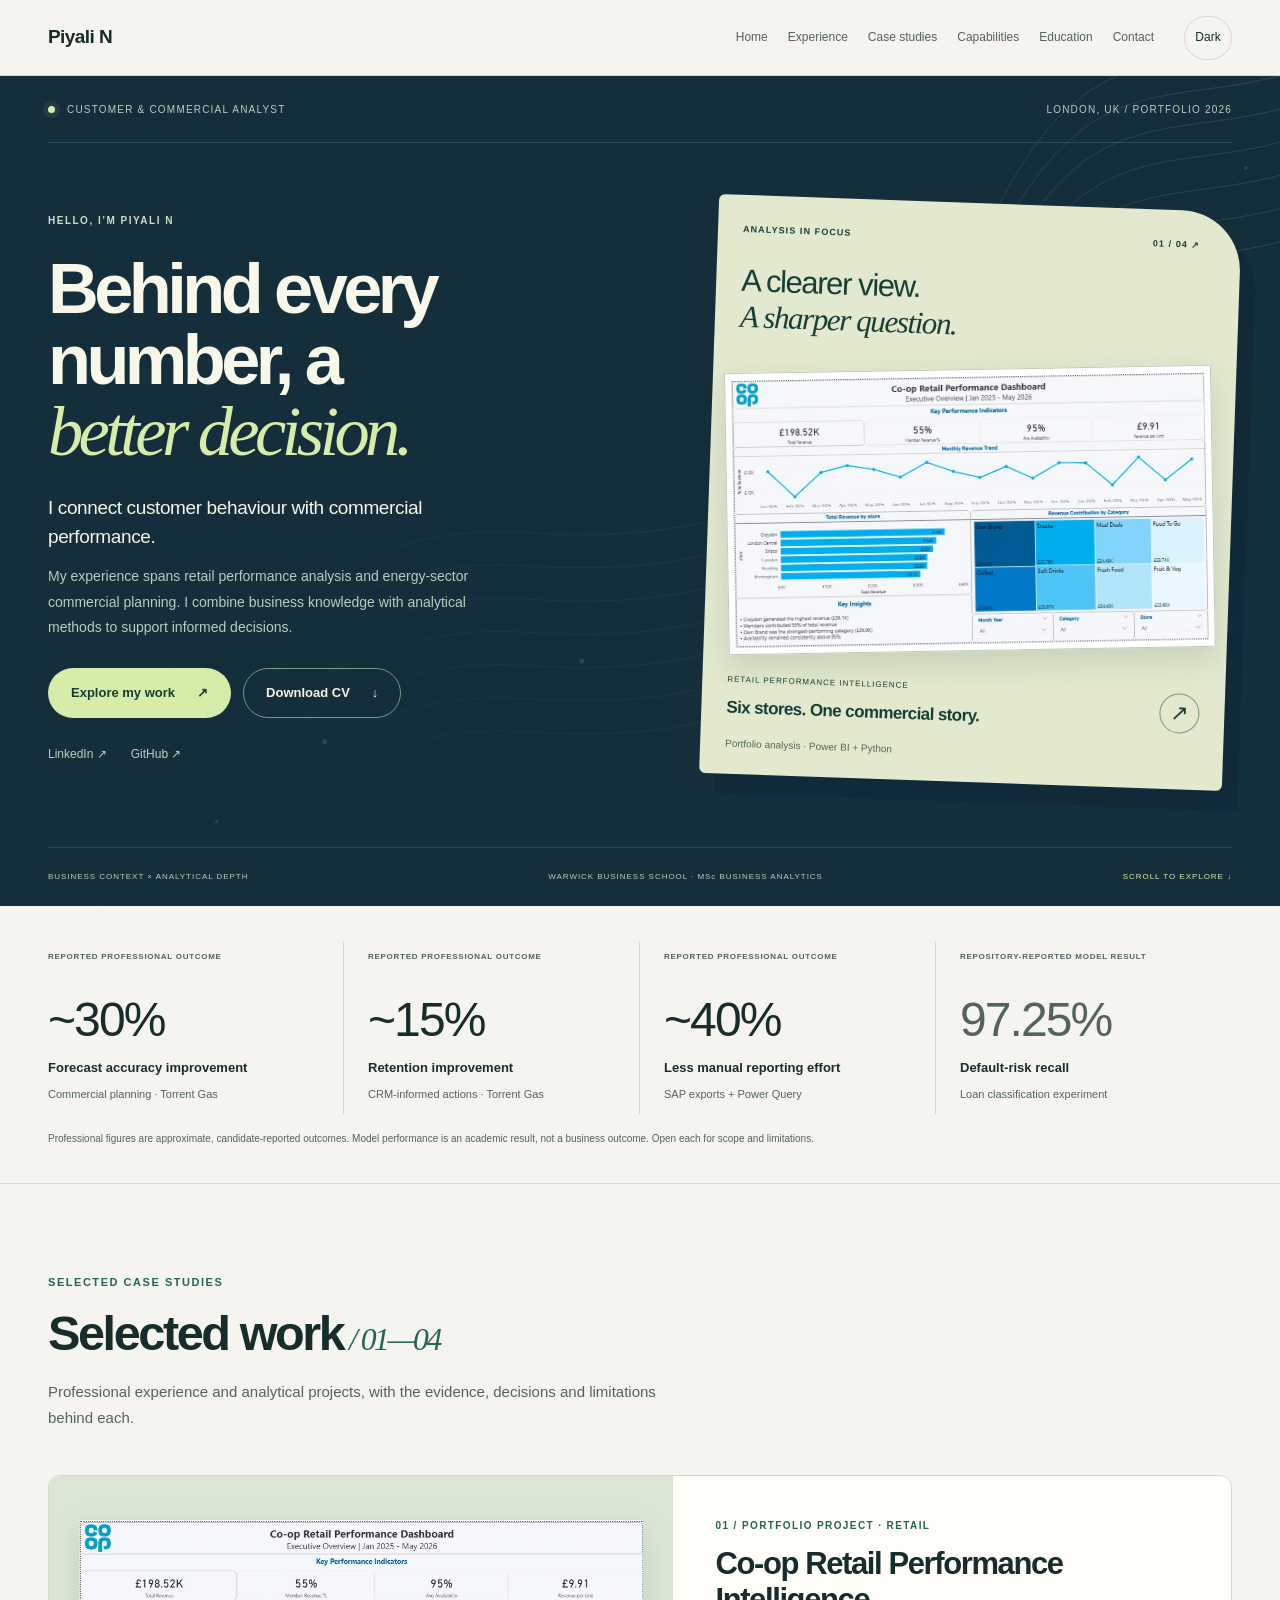
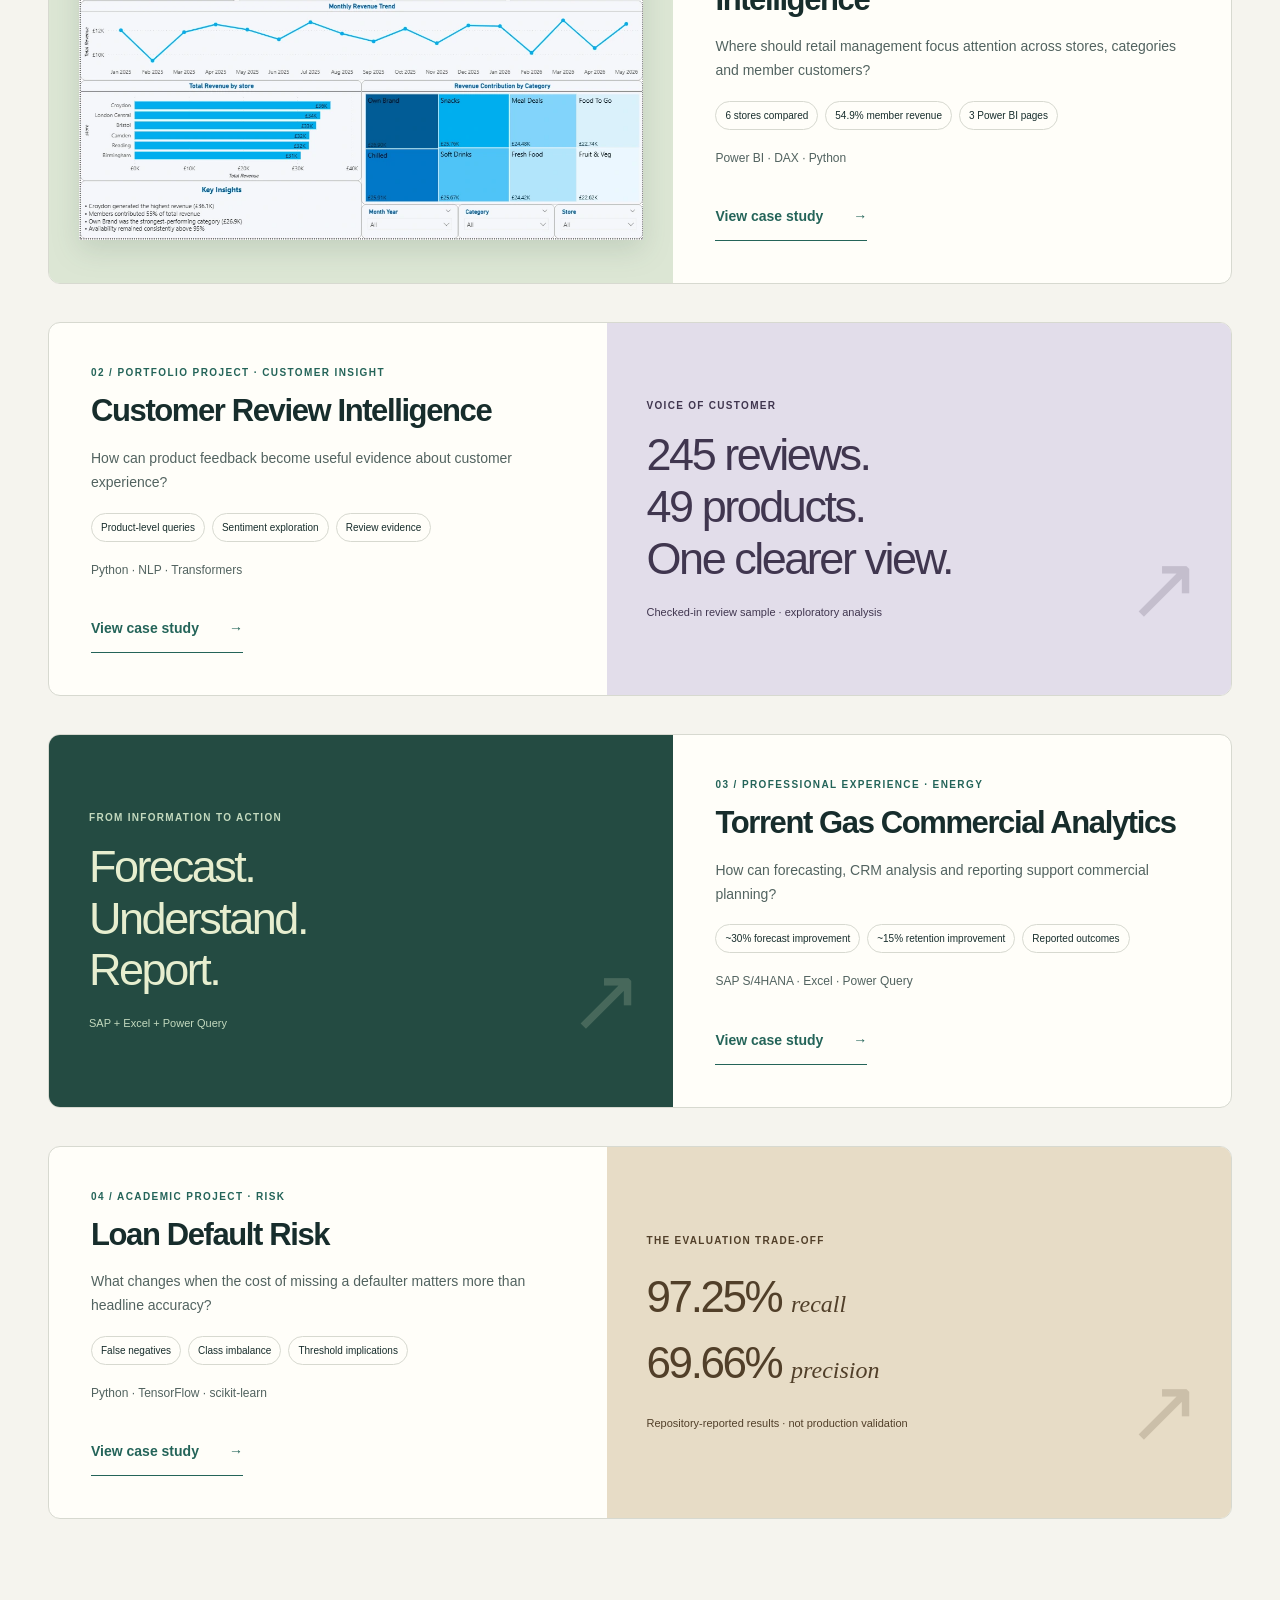
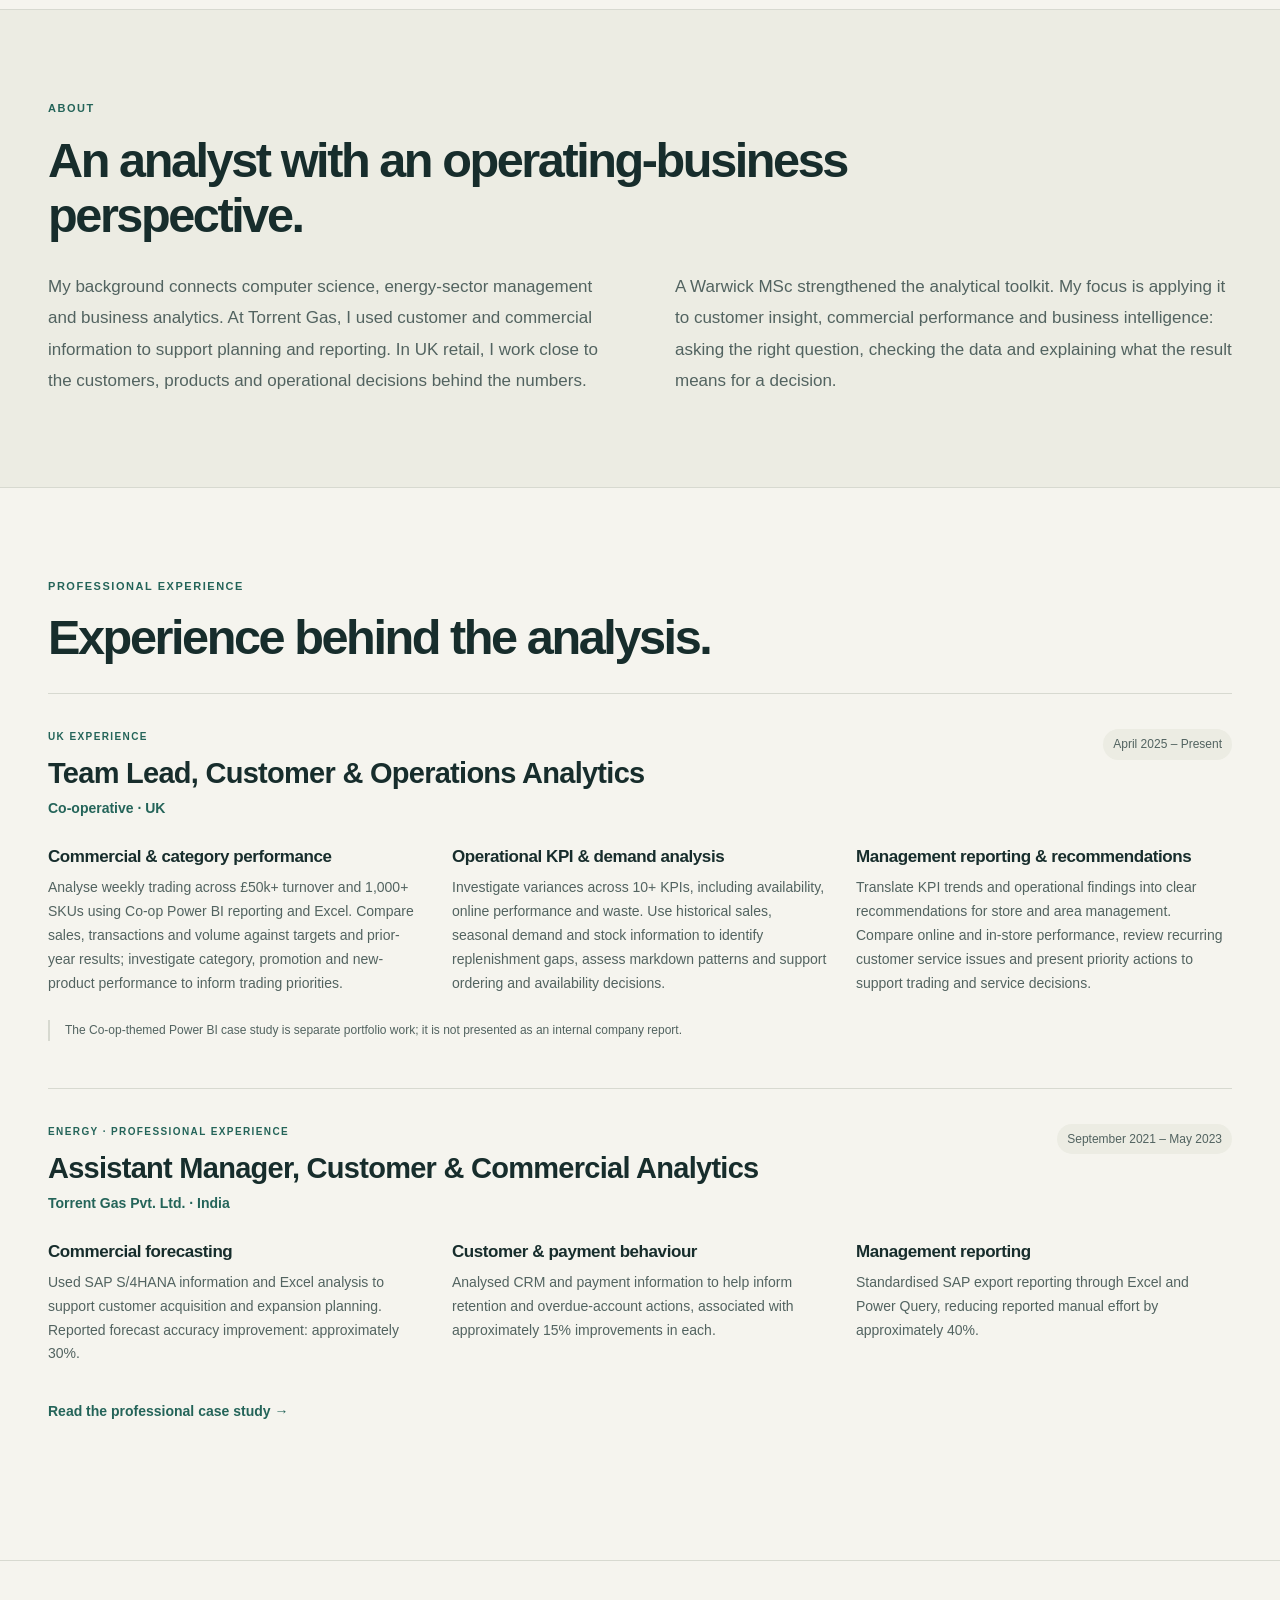
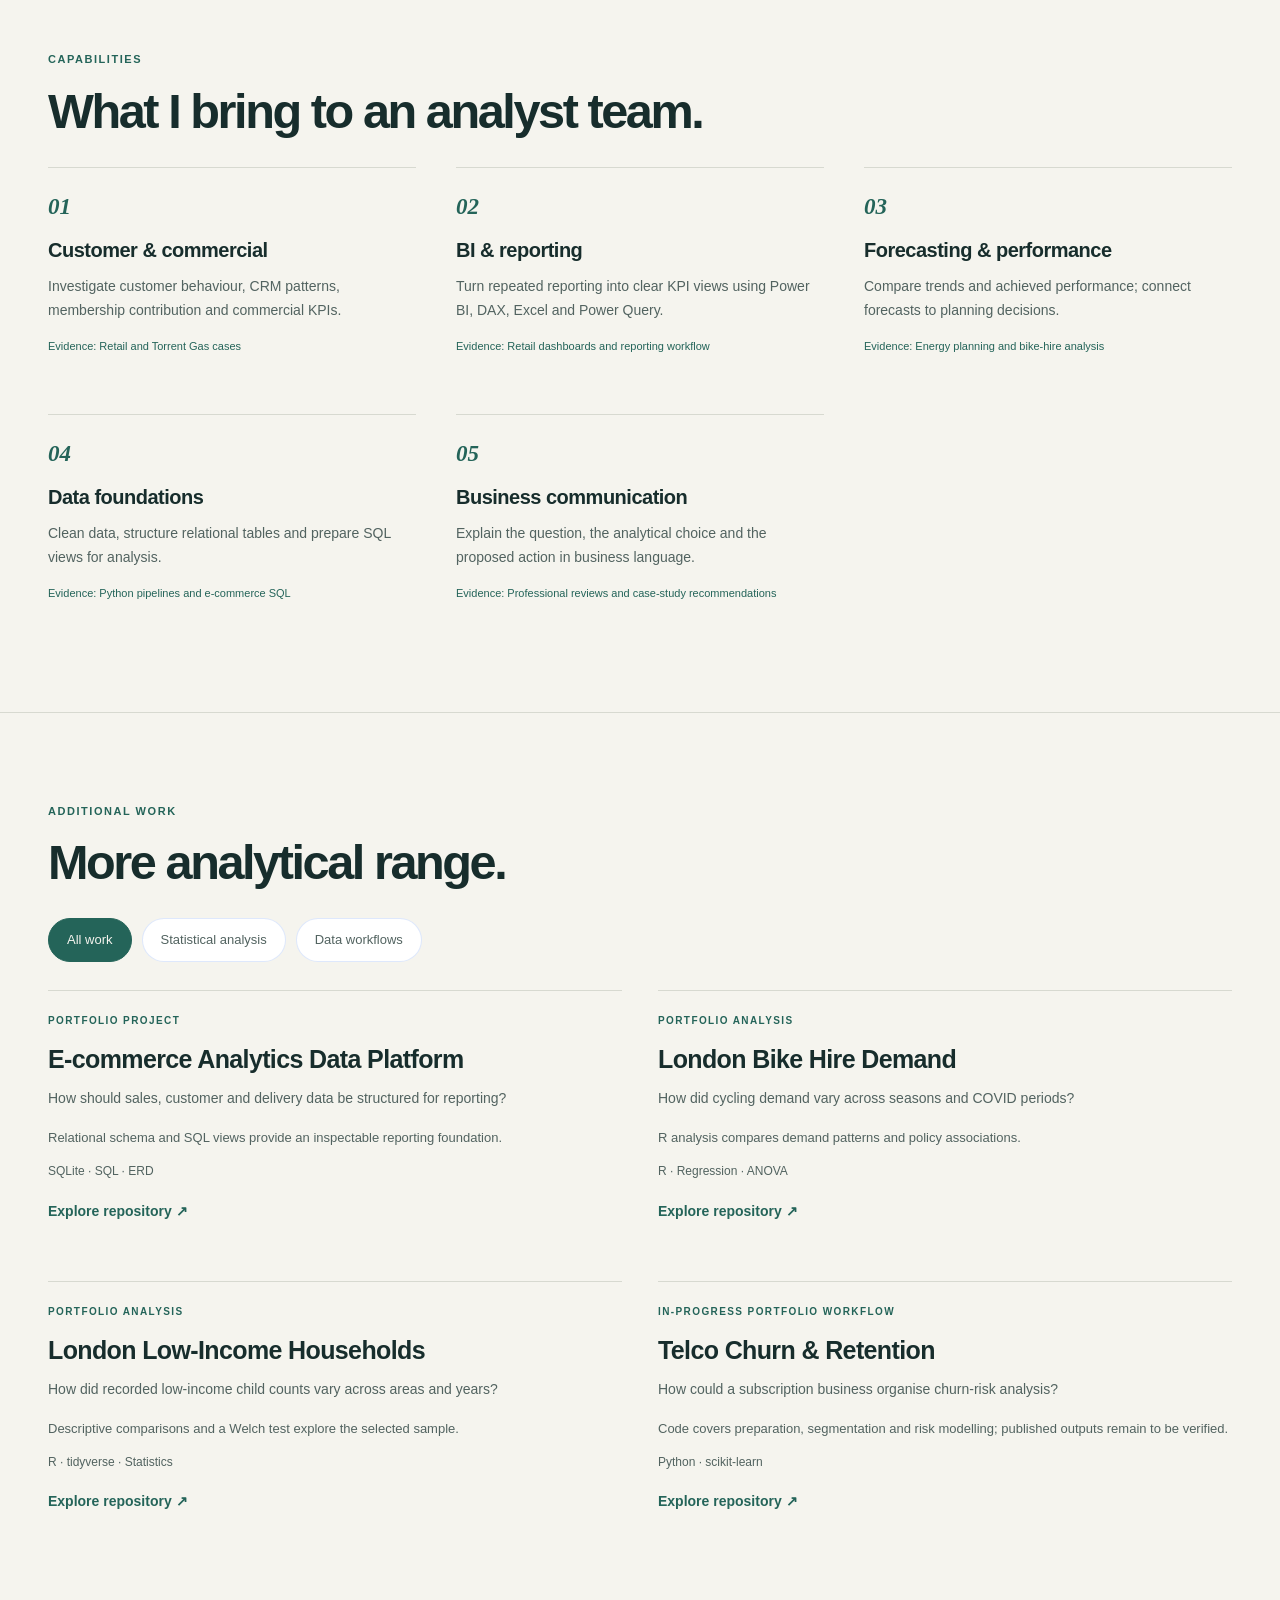
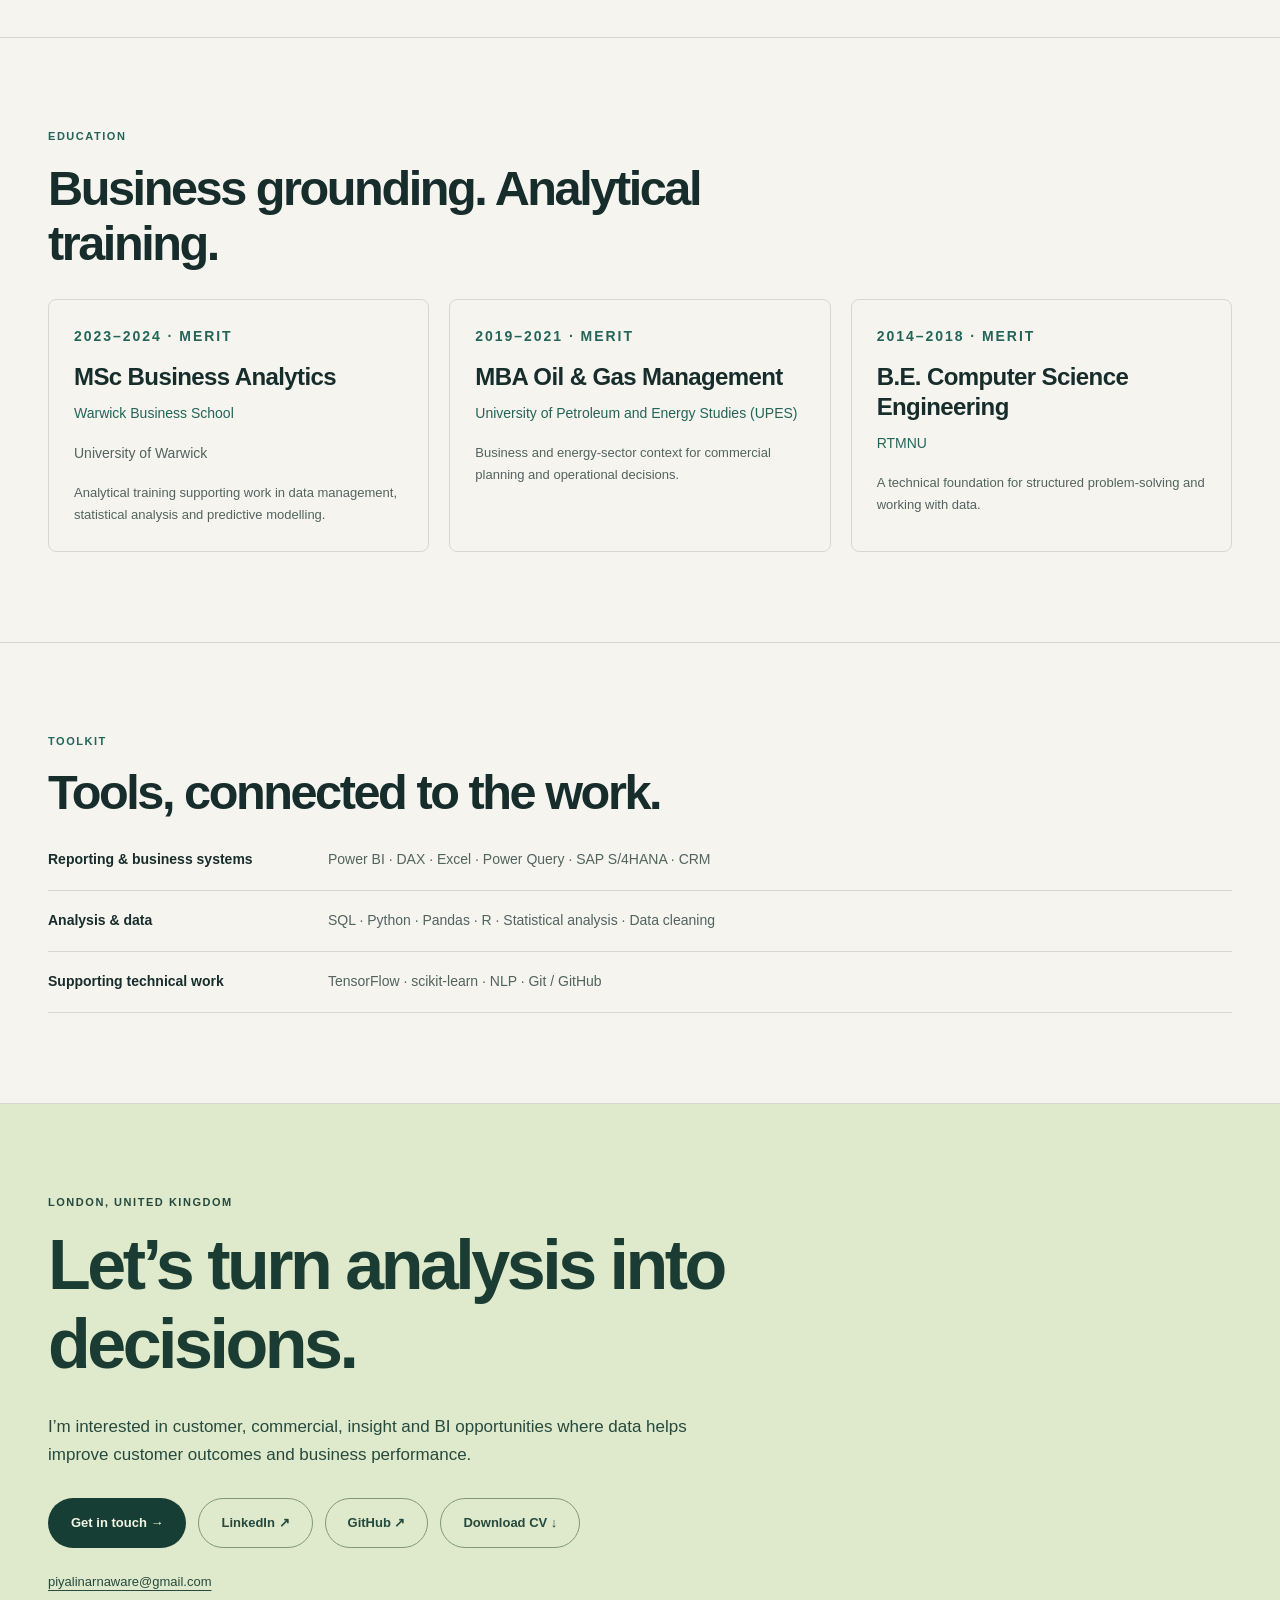
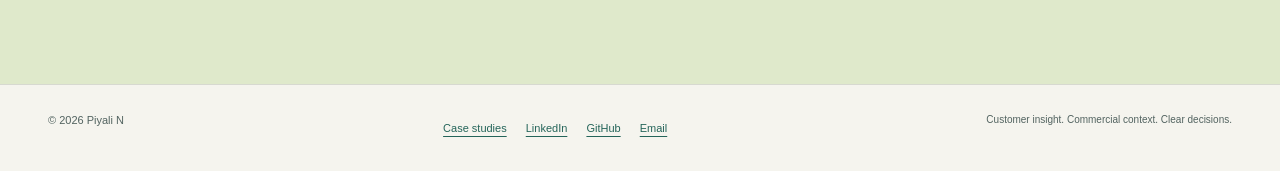
<file: index.html>
<!doctype html>
<html lang="en-GB"><head><meta charset="utf-8"><meta name="viewport" content="width=device-width, initial-scale=1">
<title>Piyali N | Customer &amp; Commercial Analyst | Power BI, SQL &amp; Insights</title><meta name="description" content="Customer and commercial analytics, Power BI, business intelligence and forecasting. London-based analyst with retail and energy experience and a Warwick MSc.">
<link rel="canonical" href="https://piyali-narnaware.github.io/"><meta property="og:title" content="Piyali N | Customer &amp; Commercial Analyst | Power BI, SQL &amp; Insights"><meta property="og:description" content="Customer and commercial analytics, Power BI, business intelligence and forecasting. London-based analyst with retail and energy experience and a Warwick MSc."><meta property="og:type" content="website"><meta property="og:url" content="https://piyali-narnaware.github.io/"><meta property="og:image" content="https://piyali-narnaware.github.io/assets/social-preview.png"><meta property="og:image:width" content="1200"><meta property="og:image:height" content="630"><meta property="og:image:alt" content="Piyali N — Customer and Commercial Analyst, London"><meta name="twitter:card" content="summary_large_image"><meta name="theme-color" content="#0b1a33">
<link rel="icon" type="image/svg+xml" href="assets/favicon.svg"><link rel="stylesheet" href="assets/base.css"><link rel="stylesheet" href="assets/site.css"><link rel="stylesheet" href="assets/editorial.css?v=3"><script src="assets/site.js" defer></script></head>
<body><a class="skip-link" href="#main">Skip to content</a><nav class="sticky-nav" aria-label="Main navigation"><div class="container"><a class="brand" href="index.html#home">Piyali N</a><div class="nav-controls"><button class="menu-toggle" aria-expanded="false" aria-controls="main-nav" hidden>Menu</button><div class="sticky-nav-links" id="main-nav"><a href="index.html#home">Home</a><a href="index.html#experience">Experience</a><a href="index.html#case-studies">Case studies</a><a href="index.html#capabilities">Capabilities</a><a href="index.html#education">Education</a><a href="index.html#contact">Contact</a></div><button class="nav-theme-toggle" aria-label="Switch to dark theme" aria-pressed="false" hidden>Dark</button></div></div></nav>
<main id="main"><header class="hero" id="home"><div class="container"><div class="hero-topline"><span><i></i> CUSTOMER &amp; COMMERCIAL ANALYST</span><span>LONDON, UK / PORTFOLIO 2026</span></div><div class="hero-layout"><div class="hero-copy"><p class="eyebrow">HELLO, I’M PIYALI N</p><h1>Behind every<br>number, a<br><em>better decision.</em></h1><p class="hero-line">I connect customer behaviour with commercial performance.</p><p class="hero-description">My experience spans retail performance analysis and energy-sector commercial planning. I combine business knowledge with analytical methods to support informed decisions.</p><div class="actions"><a class="button primary" href="#case-studies">Explore my work <span aria-hidden="true">↗</span></a><a class="button secondary" href="assets/Piyali-Narnaware-CV.pdf" download>Download CV <span aria-hidden="true">↓</span></a></div><div class="hero-links"><a href="https://www.linkedin.com/in/piyalinarnaware">LinkedIn ↗</a><a href="https://github.com/Piyali-Narnaware">GitHub ↗</a></div></div><a class="hero-feature" href="case-studies/retail.html"><div class="feature-label"><span>ANALYSIS IN FOCUS</span><span>01 / 04 ↗</span></div><div class="feature-statement">A clearer view.<br><em>A sharper question.</em></div><div class="dashboard-frame"><img src="assets/retail-executive.webp" alt="Actual retail Power BI report showing store revenue, member contribution and availability" width="1030" height="582"></div><div class="feature-bottom"><div><span>RETAIL PERFORMANCE INTELLIGENCE</span><strong>Six stores. One commercial story.</strong></div><span class="round-arrow" aria-hidden="true">↗</span></div><p class="feature-note">Portfolio analysis · Power BI + Python</p></a></div><div class="hero-foot"><span>BUSINESS CONTEXT × ANALYTICAL DEPTH</span><span>WARWICK BUSINESS SCHOOL · MSc BUSINESS ANALYTICS</span><a href="#case-studies">SCROLL TO EXPLORE ↓</a></div></div></header><section class="kpi-bar" aria-label="Evidence at a glance"><div class="container"><div class="kpi-grid"><a class="kpi-card " href="case-studies/torrent-gas.html#outcomes"><span class="evidence-type">Reported professional outcome</span><strong class="kpi-value">~30%</strong><span class="kpi-label">Forecast accuracy improvement</span><span class="kpi-context">Commercial planning · Torrent Gas</span></a><a class="kpi-card " href="case-studies/torrent-gas.html#outcomes"><span class="evidence-type">Reported professional outcome</span><strong class="kpi-value">~15%</strong><span class="kpi-label">Retention improvement</span><span class="kpi-context">CRM-informed actions · Torrent Gas</span></a><a class="kpi-card " href="case-studies/torrent-gas.html#outcomes"><span class="evidence-type">Reported professional outcome</span><strong class="kpi-value">~40%</strong><span class="kpi-label">Less manual reporting effort</span><span class="kpi-context">SAP exports + Power Query</span></a><a class="kpi-card model" href="case-studies/loan-default.html#findings"><span class="evidence-type">Repository-reported model result</span><strong class="kpi-value">97.25%</strong><span class="kpi-label">Default-risk recall</span><span class="kpi-context">Loan classification experiment</span></a></div><p class="proof-note">Professional figures are approximate, candidate-reported outcomes. Model performance is an academic result, not a business outcome. Open each for scope and limitations.</p></div></section><section id="case-studies" class="section"><div class="container"><p class="eyebrow">SELECTED CASE STUDIES</p><h2 class="section-title">Selected work<span class="title-accent"> / 01—04</span></h2><p class="section-intro">Professional experience and analytical projects, with the evidence, decisions and limitations behind each.</p><div class="project-grid flagship-grid"><article class="project-card"><div class="project-img"><img src="assets/retail-executive.webp" alt="Actual Power BI executive overview: revenue, membership, availability and store comparisons" width="1030" height="582" loading="lazy"></div><div class="project-body"><p class="eyebrow">01 / Portfolio project · Retail</p><h3 class="project-title">Co-op Retail Performance Intelligence</h3><p class="project-question">Where should retail management focus attention across stores, categories and member customers?</p><ul class="signals"><li>6 stores compared</li><li>54.9% member revenue</li><li>3 Power BI pages</li></ul><p class="tools">Power BI · DAX · Python</p><a class="text-link" href="case-studies/retail.html">View case study <span aria-hidden="true">→</span><span class="sr-only">: Co-op Retail Performance Intelligence</span></a></div></article><article class="project-card"><div class="project-img"><div class="card-visual review-visual"><span>VOICE OF CUSTOMER</span><strong>245 reviews.<br>49 products.<br>One clearer view.</strong><small>Checked-in review sample · exploratory analysis</small></div></div><div class="project-body"><p class="eyebrow">02 / Portfolio project · Customer insight</p><h3 class="project-title">Customer Review Intelligence</h3><p class="project-question">How can product feedback become useful evidence about customer experience?</p><ul class="signals"><li>Product-level queries</li><li>Sentiment exploration</li><li>Review evidence</li></ul><p class="tools">Python · NLP · Transformers</p><a class="text-link" href="case-studies/customer-reviews.html">View case study <span aria-hidden="true">→</span><span class="sr-only">: Customer Review Intelligence</span></a></div></article><article class="project-card"><div class="project-img"><div class="card-visual energy-visual"><span>FROM INFORMATION TO ACTION</span><strong>Forecast.<br>Understand.<br>Report.</strong><small>SAP + Excel + Power Query</small></div></div><div class="project-body"><p class="eyebrow">03 / Professional experience · Energy</p><h3 class="project-title">Torrent Gas Commercial Analytics</h3><p class="project-question">How can forecasting, CRM analysis and reporting support commercial planning?</p><ul class="signals"><li>~30% forecast improvement</li><li>~15% retention improvement</li><li>Reported outcomes</li></ul><p class="tools">SAP S/4HANA · Excel · Power Query</p><a class="text-link" href="case-studies/torrent-gas.html">View case study <span aria-hidden="true">→</span><span class="sr-only">: Torrent Gas Commercial Analytics</span></a></div></article><article class="project-card"><div class="project-img"><div class="card-visual risk-visual"><span>THE EVALUATION TRADE-OFF</span><strong>97.25% <small>recall</small><br>69.66% <small>precision</small></strong><small>Repository-reported results · not production validation</small></div></div><div class="project-body"><p class="eyebrow">04 / Academic project · Risk</p><h3 class="project-title">Loan Default Risk</h3><p class="project-question">What changes when the cost of missing a defaulter matters more than headline accuracy?</p><ul class="signals"><li>False negatives</li><li>Class imbalance</li><li>Threshold implications</li></ul><p class="tools">Python · TensorFlow · scikit-learn</p><a class="text-link" href="case-studies/loan-default.html">View case study <span aria-hidden="true">→</span><span class="sr-only">: Loan Default Risk</span></a></div></article></div></div></section><section id="about" class="section"><div class="container"><p class="eyebrow">ABOUT</p><h2 class="section-title">An analyst with an operating-business perspective.</h2><div class="about-split"><p>My background connects computer science, energy-sector management and business analytics. At Torrent Gas, I used customer and commercial information to support planning and reporting. In UK retail, I work close to the customers, products and operational decisions behind the numbers.</p><p>A Warwick MSc strengthened the analytical toolkit. My focus is applying it to customer insight, commercial performance and business intelligence: asking the right question, checking the data and explaining what the result means for a decision.</p></div></div></section><section id="experience" class="section"><div class="container"><p class="eyebrow">PROFESSIONAL EXPERIENCE</p><h2 class="section-title">Experience behind the analysis.</h2><div class="experience-list"><article class="exp-card"><div class="exp-header"><div><p class="eyebrow">UK EXPERIENCE</p><h3>Team Lead, Customer &amp; Operations Analytics</h3><p class="exp-company">Co-operative · UK</p></div><p class="exp-date">April 2025 – Present</p></div><div class="workstreams"><div><h4>Commercial &amp; category performance</h4><p>Analyse weekly trading across £50k+ turnover and 1,000+ SKUs using Co-op Power BI reporting and Excel. Compare sales, transactions and volume against targets and prior-year results; investigate category, promotion and new-product performance to inform trading priorities.</p></div><div><h4>Operational KPI &amp; demand analysis</h4><p>Investigate variances across 10+ KPIs, including availability, online performance and waste. Use historical sales, seasonal demand and stock information to identify replenishment gaps, assess markdown patterns and support ordering and availability decisions.</p></div><div><h4>Management reporting &amp; recommendations</h4><p>Translate KPI trends and operational findings into clear recommendations for store and area management. Compare online and in-store performance, review recurring customer service issues and present priority actions to support trading and service decisions.</p></div></div><p class="scope-line">The Co-op-themed Power BI case study is separate portfolio work; it is not presented as an internal company report.</p></article>
<article class="exp-card"><div class="exp-header"><div><p class="eyebrow">ENERGY · PROFESSIONAL EXPERIENCE</p><h3>Assistant Manager, Customer &amp; Commercial Analytics</h3><p class="exp-company">Torrent Gas Pvt. Ltd. · India</p></div><p class="exp-date">September 2021 – May 2023</p></div><div class="workstreams"><div><h4>Commercial forecasting</h4><p>Used SAP S/4HANA information and Excel analysis to support customer acquisition and expansion planning. Reported forecast accuracy improvement: approximately 30%.</p></div><div><h4>Customer &amp; payment behaviour</h4><p>Analysed CRM and payment information to help inform retention and overdue-account actions, associated with approximately 15% improvements in each.</p></div><div><h4>Management reporting</h4><p>Standardised SAP export reporting through Excel and Power Query, reducing reported manual effort by approximately 40%.</p></div></div><a class="text-link" href="case-studies/torrent-gas.html">Read the professional case study →</a></article>
</div></div></section><section id="capabilities" class="section"><div class="container"><p class="eyebrow">CAPABILITIES</p><h2 class="section-title">What I bring to an analyst team.</h2><div class="capability-grid"><article><span class="cap-number">01</span><h3>Customer & commercial</h3><p>Investigate customer behaviour, CRM patterns, membership contribution and commercial KPIs.</p><p class="cap-proof">Evidence: Retail and Torrent Gas cases</p></article><article><span class="cap-number">02</span><h3>BI & reporting</h3><p>Turn repeated reporting into clear KPI views using Power BI, DAX, Excel and Power Query.</p><p class="cap-proof">Evidence: Retail dashboards and reporting workflow</p></article><article><span class="cap-number">03</span><h3>Forecasting & performance</h3><p>Compare trends and achieved performance; connect forecasts to planning decisions.</p><p class="cap-proof">Evidence: Energy planning and bike-hire analysis</p></article><article><span class="cap-number">04</span><h3>Data foundations</h3><p>Clean data, structure relational tables and prepare SQL views for analysis.</p><p class="cap-proof">Evidence: Python pipelines and e-commerce SQL</p></article><article><span class="cap-number">05</span><h3>Business communication</h3><p>Explain the question, the analytical choice and the proposed action in business language.</p><p class="cap-proof">Evidence: Professional reviews and case-study recommendations</p></article></div></div></section><section id="additional-work" class="section"><div class="container"><p class="eyebrow">ADDITIONAL WORK</p><h2 class="section-title">More analytical range.</h2><div class="filter-bar" role="group" aria-label="Filter additional work" hidden><button class="filter-btn active" data-filter="all" aria-pressed="true">All work</button><button class="filter-btn" data-filter="analysis" aria-pressed="false">Statistical analysis</button><button class="filter-btn" data-filter="data" aria-pressed="false">Data workflows</button></div><p class="sr-only" id="filter-status" aria-live="polite"></p><div class="additional-grid"><article class="additional-card" data-category="data"><p class="eyebrow">Portfolio project</p><h3>E-commerce Analytics Data Platform</h3><p>How should sales, customer and delivery data be structured for reporting?</p><p class="secondary-copy">Relational schema and SQL views provide an inspectable reporting foundation.</p><p class="tools">SQLite · SQL · ERD</p><a href="https://github.com/Piyali-Narnaware/E-commerce" class="text-link">Explore repository ↗</a></article><article class="additional-card" data-category="analysis"><p class="eyebrow">Portfolio analysis</p><h3>London Bike Hire Demand</h3><p>How did cycling demand vary across seasons and COVID periods?</p><p class="secondary-copy">R analysis compares demand patterns and policy associations.</p><p class="tools">R · Regression · ANOVA</p><a href="https://github.com/Piyali-Narnaware/London-Bike-Hire-Demand-Analysis" class="text-link">Explore repository ↗</a></article><article class="additional-card" data-category="analysis"><p class="eyebrow">Portfolio analysis</p><h3>London Low-Income Households</h3><p>How did recorded low-income child counts vary across areas and years?</p><p class="secondary-copy">Descriptive comparisons and a Welch test explore the selected sample.</p><p class="tools">R · tidyverse · Statistics</p><a href="https://github.com/Piyali-Narnaware/London-Low-Income-Household-Analysis" class="text-link">Explore repository ↗</a></article><article class="additional-card" data-category="data"><p class="eyebrow">In-progress portfolio workflow</p><h3>Telco Churn & Retention</h3><p>How could a subscription business organise churn-risk analysis?</p><p class="secondary-copy">Code covers preparation, segmentation and risk modelling; published outputs remain to be verified.</p><p class="tools">Python · scikit-learn</p><a href="https://github.com/Piyali-Narnaware/telco-churn" class="text-link">Explore repository ↗</a></article></div></div></section><section id="education" class="section"><div class="container"><p class="eyebrow">EDUCATION</p><h2 class="section-title">Business grounding. Analytical training.</h2><div class="education-grid"><article class="edu-card"><p class="eyebrow">2023–2024 · MERIT</p><h3>MSc Business Analytics</h3><p class="sub">Warwick Business School</p><p>University of Warwick</p><p class="secondary-copy">Analytical training supporting work in data management, statistical analysis and predictive modelling.</p></article><article class="edu-card"><p class="eyebrow">2019–2021 · MERIT</p><h3>MBA Oil &amp; Gas Management</h3><p class="sub">University of Petroleum and Energy Studies (UPES)</p><p class="secondary-copy">Business and energy-sector context for commercial planning and operational decisions.</p></article><article class="edu-card"><p class="eyebrow">2014–2018 · MERIT</p><h3>B.E. Computer Science Engineering</h3><p class="sub">RTMNU</p><p class="secondary-copy">A technical foundation for structured problem-solving and working with data.</p></article></div></div></section><section id="toolkit" class="section"><div class="container"><p class="eyebrow">TOOLKIT</p><h2 class="section-title">Tools, connected to the work.</h2><dl class="toolkit"><div><dt>Reporting & business systems</dt><dd>Power BI · DAX · Excel · Power Query · SAP S/4HANA · CRM</dd></div><div><dt>Analysis & data</dt><dd>SQL · Python · Pandas · R · Statistical analysis · Data cleaning</dd></div><div><dt>Supporting technical work</dt><dd>TensorFlow · scikit-learn · NLP · Git / GitHub</dd></div></dl></div></section><section id="contact" class="section"><div class="container"><p class="eyebrow">LONDON, UNITED KINGDOM</p><h2 class="section-title">Let’s turn analysis into decisions.</h2><p class="contact-copy">I’m interested in customer, commercial, insight and BI opportunities where data helps improve customer outcomes and business performance.</p><div class="actions"><a href="mailto:piyalinarnaware@gmail.com" class="button primary">Get in touch →</a><a href="https://www.linkedin.com/in/piyalinarnaware" class="button outline">LinkedIn ↗</a><a href="https://github.com/Piyali-Narnaware" class="button outline">GitHub ↗</a><a class="button outline" href="assets/Piyali-Narnaware-CV.pdf" download>Download CV ↓</a></div><p class="contact-email"><a href="mailto:piyalinarnaware@gmail.com">piyalinarnaware@gmail.com</a></p></div></section></main>
<footer class="footer"><div class="container"><span>© 2026 Piyali N</span><div><a href="index.html#case-studies">Case studies</a> <a href="https://www.linkedin.com/in/piyalinarnaware">LinkedIn</a> <a href="https://github.com/Piyali-Narnaware">GitHub</a> <a href="mailto:piyalinarnaware@gmail.com">Email</a></div><span>Customer insight. Commercial context. Clear decisions.</span></div></footer></body></html>
</file>
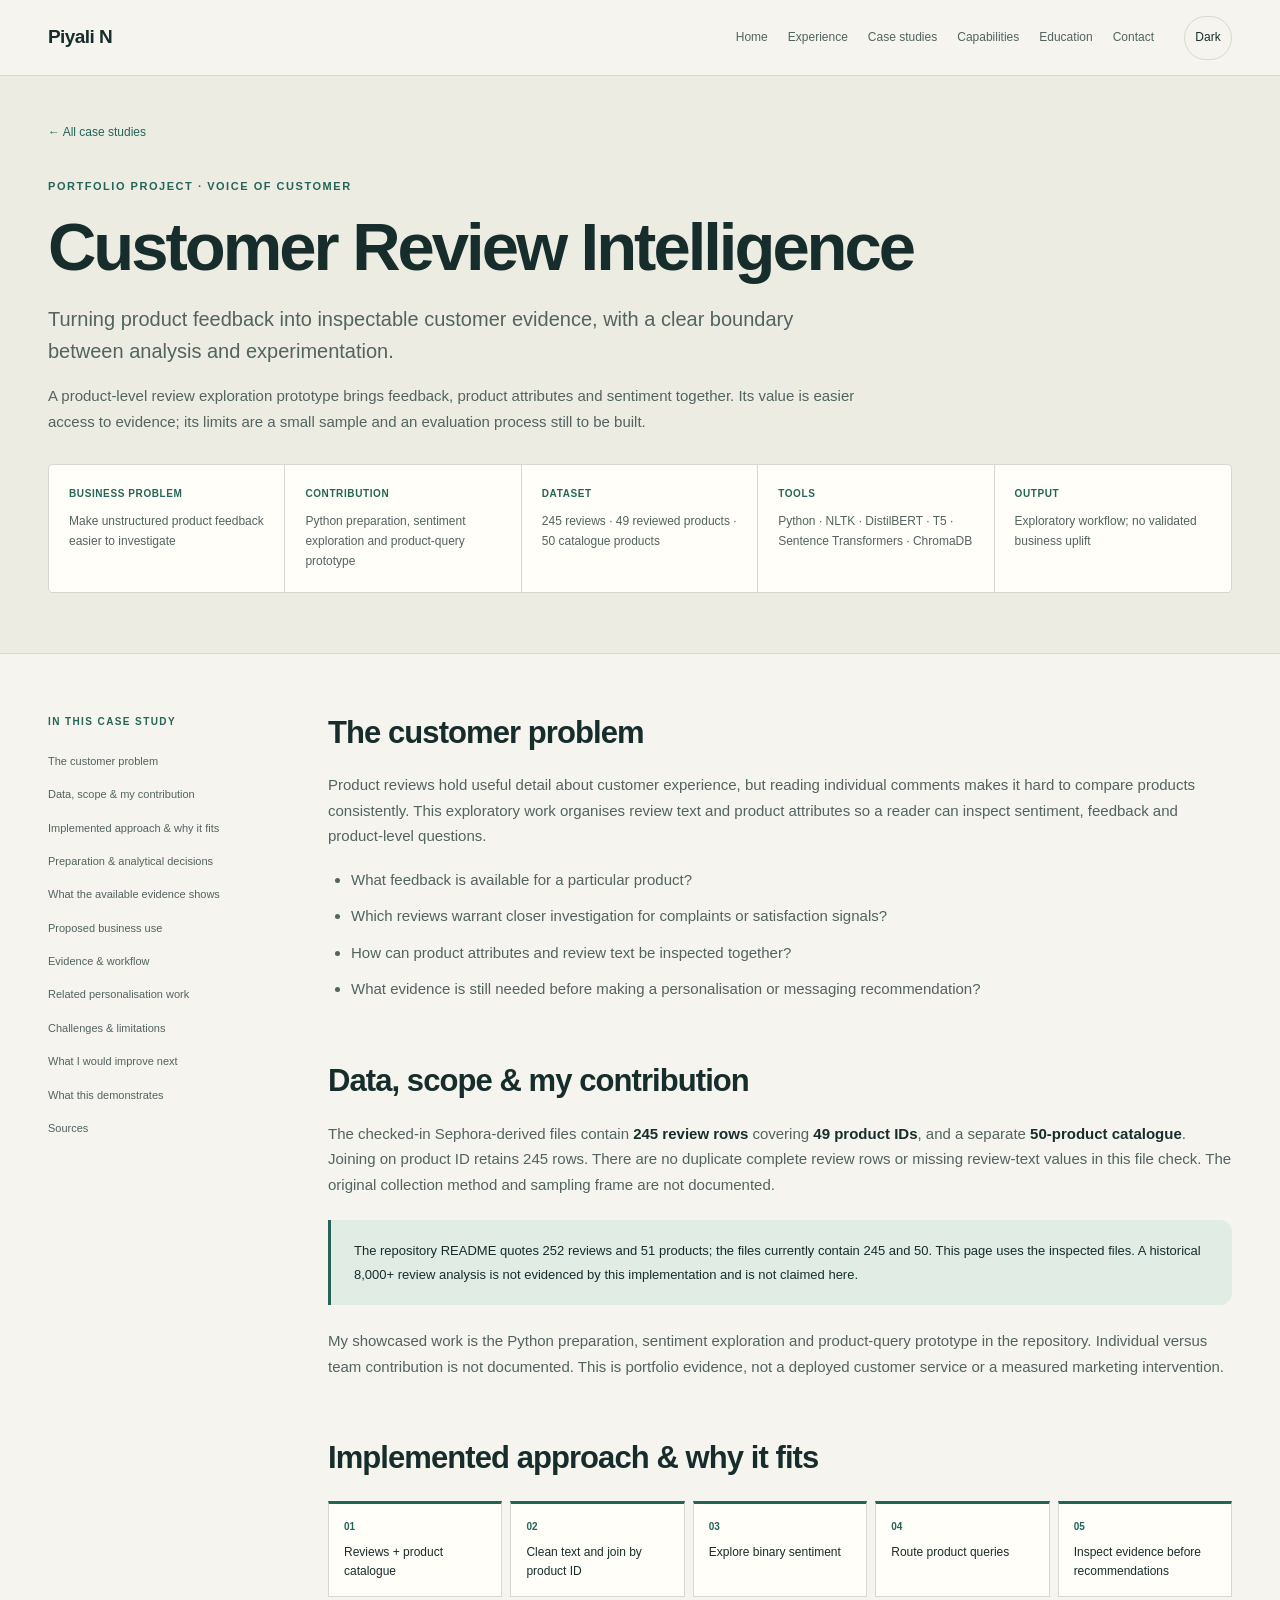
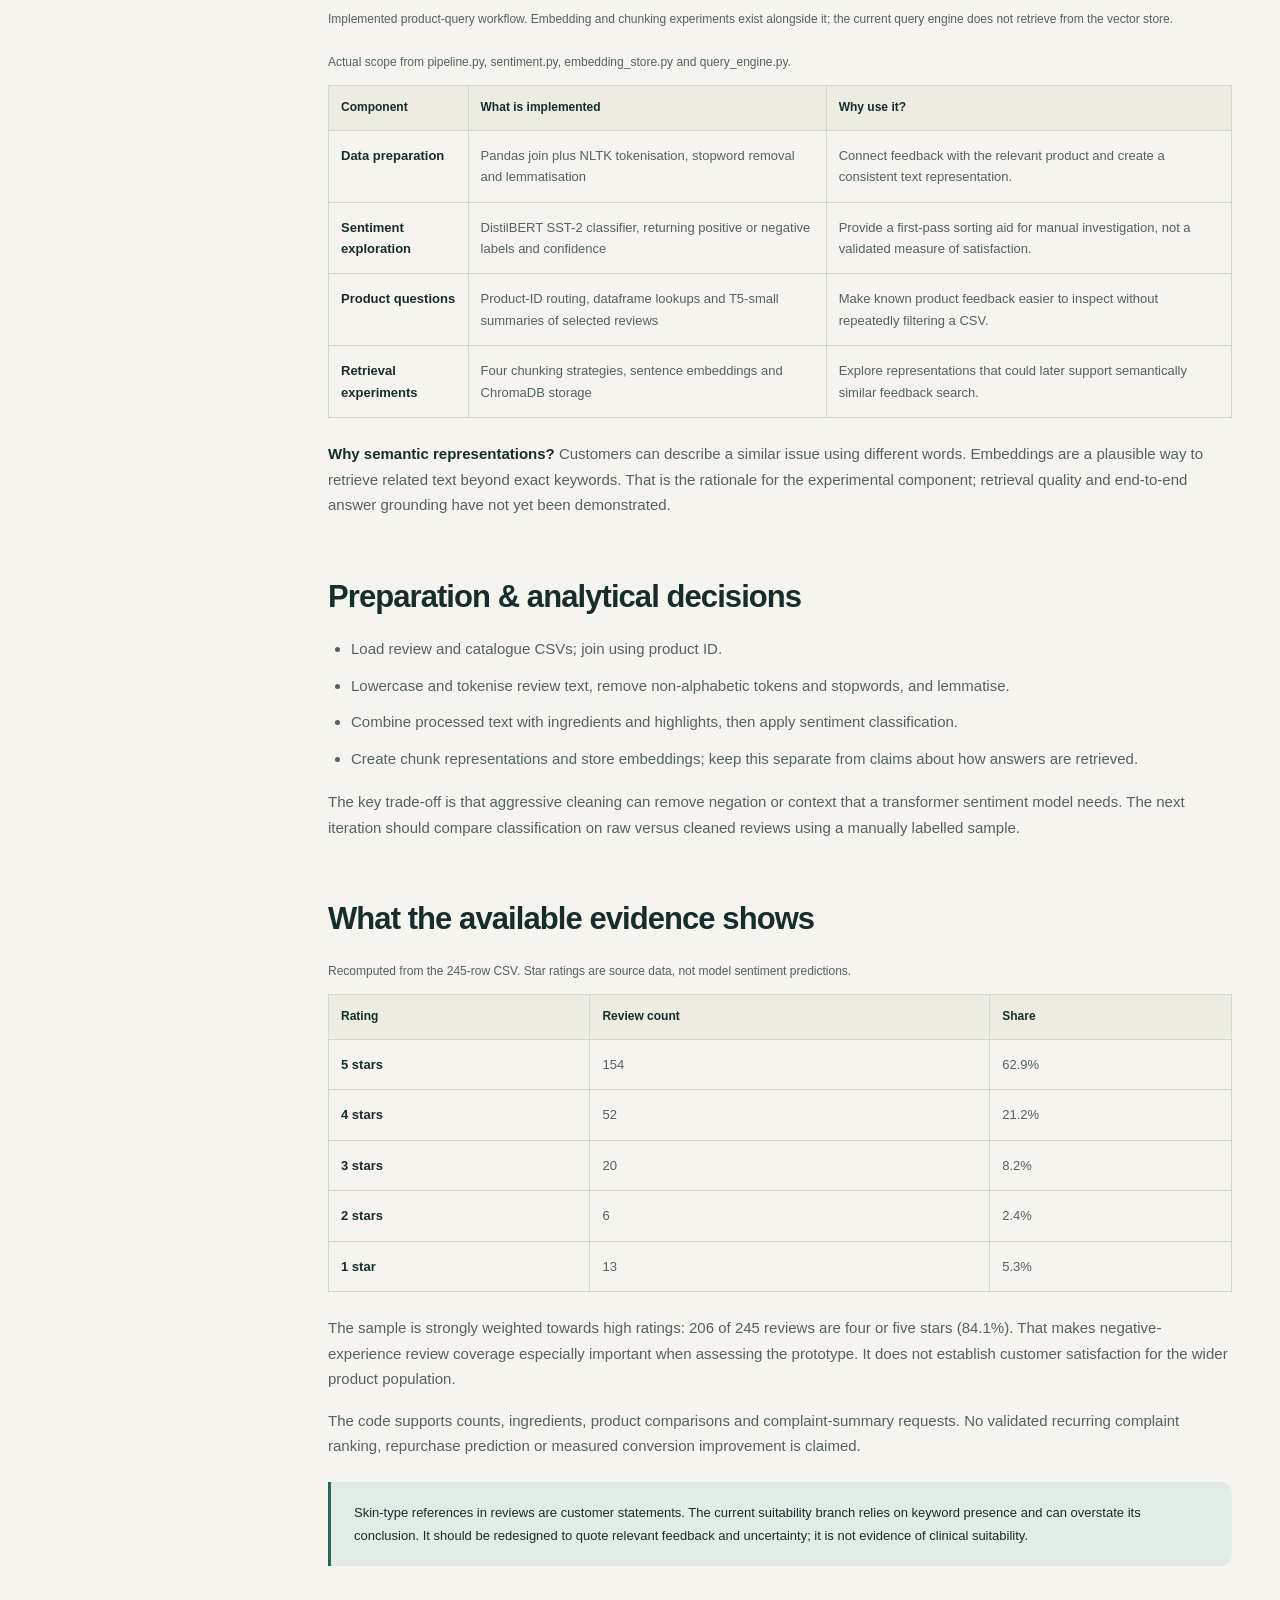
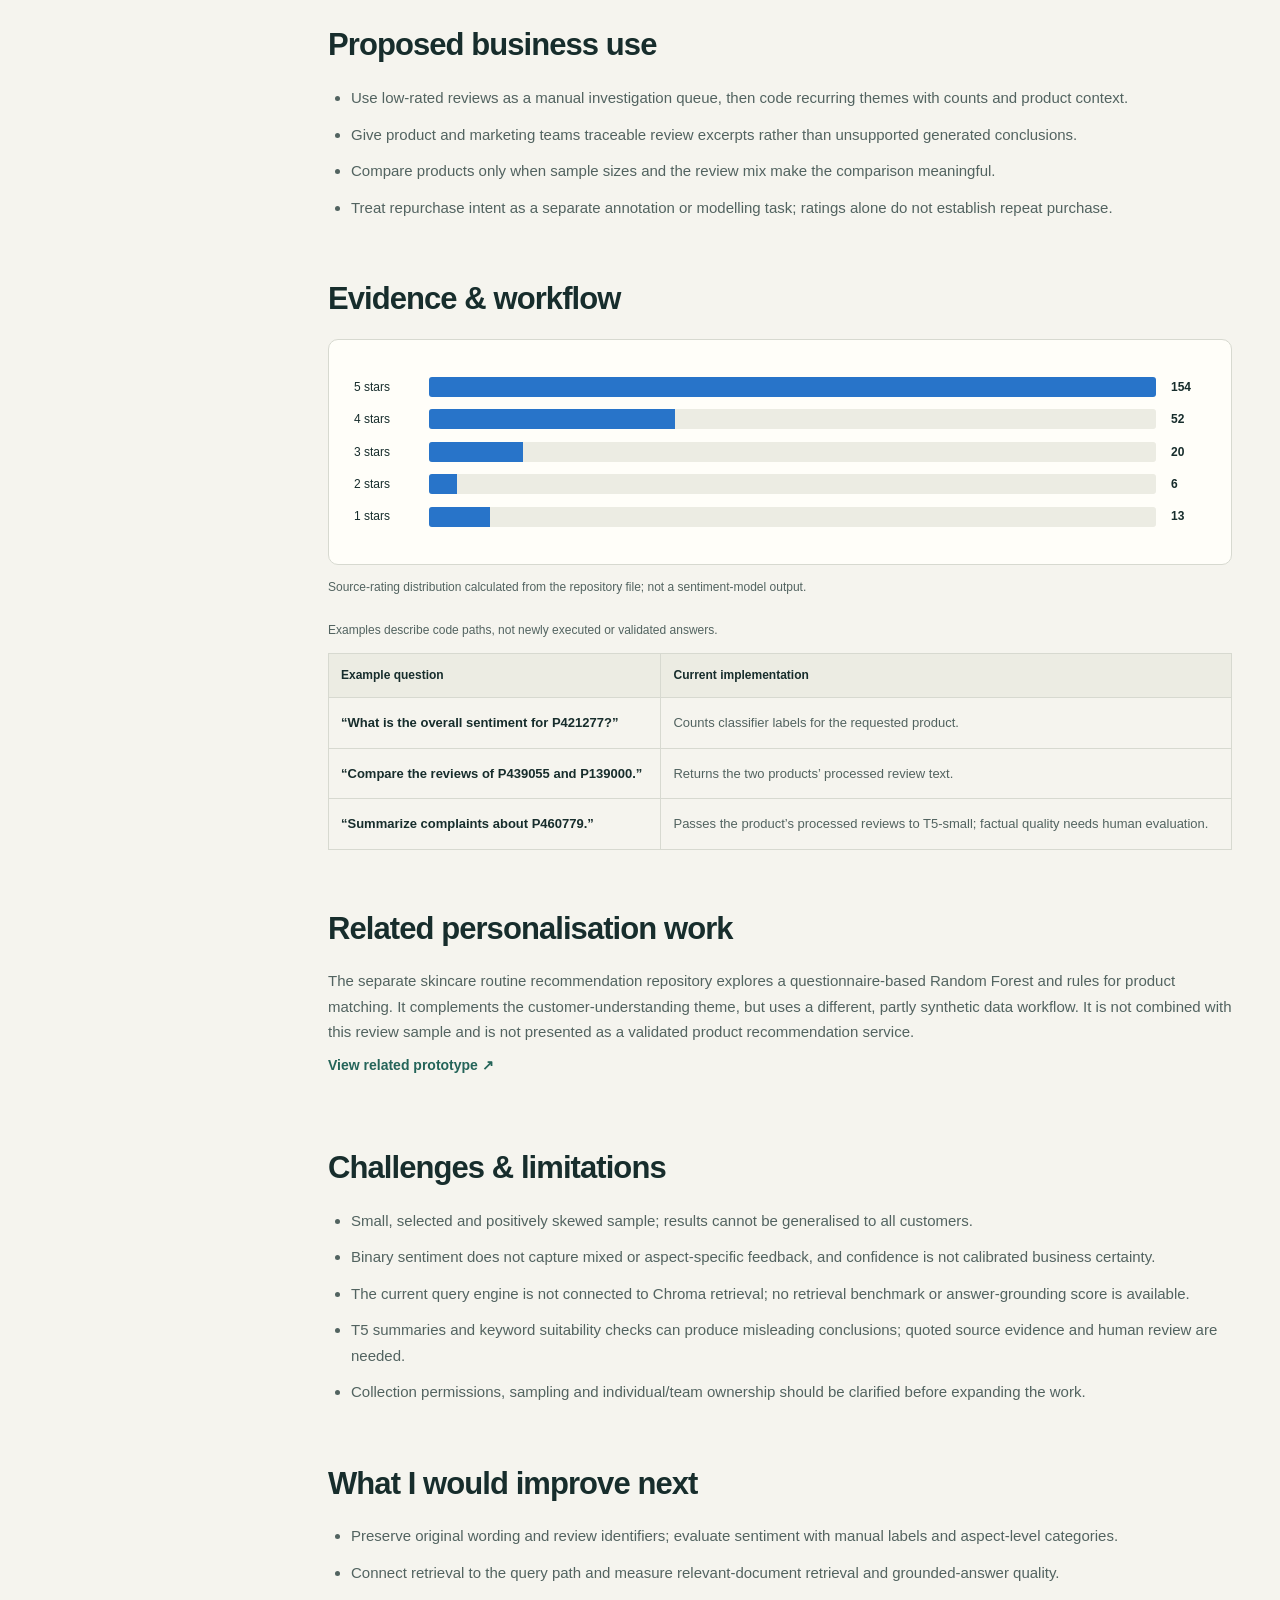
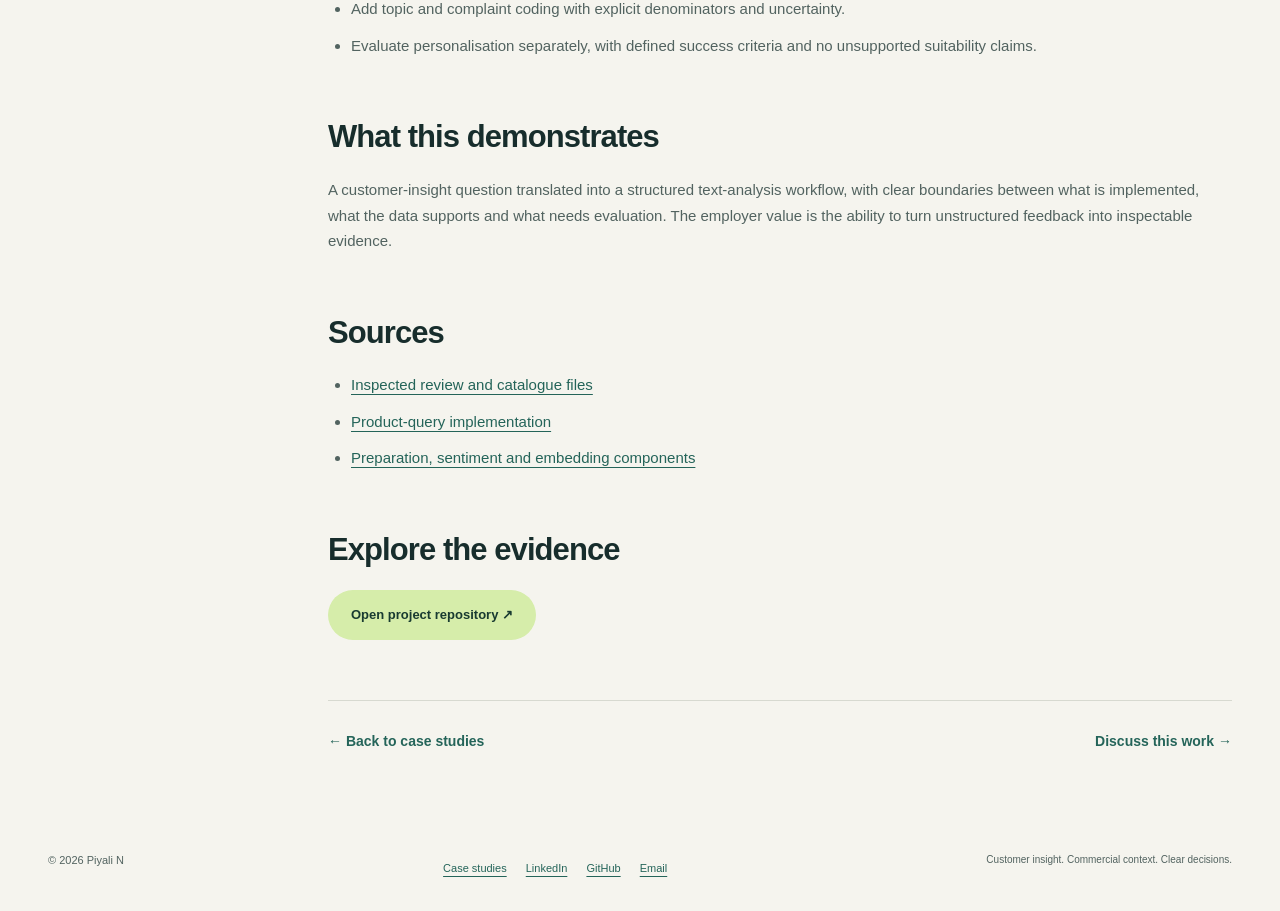
<file: case-studies/customer-reviews.html>
<!doctype html>
<html lang="en-GB"><head><meta charset="utf-8"><meta name="viewport" content="width=device-width, initial-scale=1">
<title>Customer Review Intelligence | Piyali N</title><meta name="description" content="Turning product feedback into inspectable customer evidence, with a clear boundary between analysis and experimentation.">
<link rel="canonical" href="https://piyali-narnaware.github.io/case-studies/customer-reviews.html"><meta property="og:title" content="Customer Review Intelligence | Piyali N"><meta property="og:description" content="Turning product feedback into inspectable customer evidence, with a clear boundary between analysis and experimentation."><meta property="og:type" content="website"><meta property="og:url" content="https://piyali-narnaware.github.io/case-studies/customer-reviews.html"><meta property="og:image" content="https://piyali-narnaware.github.io/assets/social-preview.png"><meta property="og:image:width" content="1200"><meta property="og:image:height" content="630"><meta property="og:image:alt" content="Piyali N — Customer and Commercial Analyst, London"><meta name="twitter:card" content="summary_large_image"><meta name="theme-color" content="#0b1a33">
<link rel="icon" type="image/svg+xml" href="../assets/favicon.svg"><link rel="stylesheet" href="../assets/base.css"><link rel="stylesheet" href="../assets/site.css"><link rel="stylesheet" href="../assets/editorial.css?v=3"><script src="../assets/site.js" defer></script></head>
<body><a class="skip-link" href="#main">Skip to content</a><nav class="sticky-nav" aria-label="Main navigation"><div class="container"><a class="brand" href="../index.html#home">Piyali N</a><div class="nav-controls"><button class="menu-toggle" aria-expanded="false" aria-controls="main-nav" hidden>Menu</button><div class="sticky-nav-links" id="main-nav"><a href="../index.html#home">Home</a><a href="../index.html#experience">Experience</a><a href="../index.html#case-studies">Case studies</a><a href="../index.html#capabilities">Capabilities</a><a href="../index.html#education">Education</a><a href="../index.html#contact">Contact</a></div><button class="nav-theme-toggle" aria-label="Switch to dark theme" aria-pressed="false" hidden>Dark</button></div></div></nav>
<main id="main"><header class="case-hero"><div class="container"><a href="../index.html#case-studies" class="back-link">← All case studies</a><p class="eyebrow">PORTFOLIO PROJECT · VOICE OF CUSTOMER</p><h1>Customer Review Intelligence</h1><p class="case-subtitle">Turning product feedback into inspectable customer evidence, with a clear boundary between analysis and experimentation.</p><p class="executive-summary">A product-level review exploration prototype brings feedback, product attributes and sentiment together. Its value is easier access to evidence; its limits are a small sample and an evaluation process still to be built.</p><dl class="summary-panel"><div><dt>Business problem</dt><dd>Make unstructured product feedback easier to investigate</dd></div><div><dt>Contribution</dt><dd>Python preparation, sentiment exploration and product-query prototype</dd></div><div><dt>Dataset</dt><dd>245 reviews · 49 reviewed products · 50 catalogue products</dd></div><div><dt>Tools</dt><dd>Python · NLTK · DistilBERT · T5 · Sentence Transformers · ChromaDB</dd></div><div><dt>Output</dt><dd>Exploratory workflow; no validated business uplift</dd></div></dl></div></header><div class="container case-layout"><aside class="case-toc"><nav aria-label="On this page"><p class="eyebrow">IN THIS CASE STUDY</p><a href="#context">The customer problem</a><a href="#data">Data, scope & my contribution</a><a href="#approach">Implemented approach & why it fits</a><a href="#preparation">Preparation & analytical decisions</a><a href="#findings">What the available evidence shows</a><a href="#recommendations">Proposed business use</a><a href="#visuals">Evidence & workflow</a><a href="#related">Related personalisation work</a><a href="#limitations">Challenges & limitations</a><a href="#next">What I would improve next</a><a href="#employer">What this demonstrates</a><a href="#sources">Sources</a></nav></aside><article class="case-content"><section id="context"><h2>The customer problem</h2><p>Product reviews hold useful detail about customer experience, but reading individual comments makes it hard to compare products consistently. This exploratory work organises review text and product attributes so a reader can inspect sentiment, feedback and product-level questions.</p><ul class="clean-list"><li>What feedback is available for a particular product?</li><li>Which reviews warrant closer investigation for complaints or satisfaction signals?</li><li>How can product attributes and review text be inspected together?</li><li>What evidence is still needed before making a personalisation or messaging recommendation?</li></ul></section><section id="data"><h2>Data, scope & my contribution</h2><p>The checked-in Sephora-derived files contain <strong>245 review rows</strong> covering <strong>49 product IDs</strong>, and a separate <strong>50-product catalogue</strong>. Joining on product ID retains 245 rows. There are no duplicate complete review rows or missing review-text values in this file check. The original collection method and sampling frame are not documented.</p><aside class="note">The repository README quotes 252 reviews and 51 products; the files currently contain 245 and 50. This page uses the inspected files. A historical 8,000+ review analysis is not evidenced by this implementation and is not claimed here.</aside><p>My showcased work is the Python preparation, sentiment exploration and product-query prototype in the repository. Individual versus team contribution is not documented. This is portfolio evidence, not a deployed customer service or a measured marketing intervention.</p></section><section id="approach"><h2>Implemented approach & why it fits</h2><figure class="workflow"><ol><li><span>01</span>Reviews + product catalogue</li><li><span>02</span>Clean text and join by product ID</li><li><span>03</span>Explore binary sentiment</li><li><span>04</span>Route product queries</li><li><span>05</span>Inspect evidence before recommendations</li></ol><figcaption>Implemented product-query workflow. Embedding and chunking experiments exist alongside it; the current query engine does not retrieve from the vector store.</figcaption></figure><div class="table-wrap"><table><caption>Actual scope from pipeline.py, sentiment.py, embedding_store.py and query_engine.py.</caption><thead><tr><th scope="col">Component</th><th scope="col">What is implemented</th><th scope="col">Why use it?</th></tr></thead><tbody><tr><td>Data preparation</td><td>Pandas join plus NLTK tokenisation, stopword removal and lemmatisation</td><td>Connect feedback with the relevant product and create a consistent text representation.</td></tr><tr><td>Sentiment exploration</td><td>DistilBERT SST-2 classifier, returning positive or negative labels and confidence</td><td>Provide a first-pass sorting aid for manual investigation, not a validated measure of satisfaction.</td></tr><tr><td>Product questions</td><td>Product-ID routing, dataframe lookups and T5-small summaries of selected reviews</td><td>Make known product feedback easier to inspect without repeatedly filtering a CSV.</td></tr><tr><td>Retrieval experiments</td><td>Four chunking strategies, sentence embeddings and ChromaDB storage</td><td>Explore representations that could later support semantically similar feedback search.</td></tr></tbody></table></div><p><strong>Why semantic representations?</strong> Customers can describe a similar issue using different words. Embeddings are a plausible way to retrieve related text beyond exact keywords. That is the rationale for the experimental component; retrieval quality and end-to-end answer grounding have not yet been demonstrated.</p></section><section id="preparation"><h2>Preparation & analytical decisions</h2><ul class="clean-list"><li>Load review and catalogue CSVs; join using product ID.</li><li>Lowercase and tokenise review text, remove non-alphabetic tokens and stopwords, and lemmatise.</li><li>Combine processed text with ingredients and highlights, then apply sentiment classification.</li><li>Create chunk representations and store embeddings; keep this separate from claims about how answers are retrieved.</li></ul><p>The key trade-off is that aggressive cleaning can remove negation or context that a transformer sentiment model needs. The next iteration should compare classification on raw versus cleaned reviews using a manually labelled sample.</p></section><section id="findings"><h2>What the available evidence shows</h2><div class="table-wrap"><table><caption>Recomputed from the 245-row CSV. Star ratings are source data, not model sentiment predictions.</caption><thead><tr><th scope="col">Rating</th><th scope="col">Review count</th><th scope="col">Share</th></tr></thead><tbody><tr><td>5 stars</td><td>154</td><td>62.9%</td></tr><tr><td>4 stars</td><td>52</td><td>21.2%</td></tr><tr><td>3 stars</td><td>20</td><td>8.2%</td></tr><tr><td>2 stars</td><td>6</td><td>2.4%</td></tr><tr><td>1 star</td><td>13</td><td>5.3%</td></tr></tbody></table></div><p>The sample is strongly weighted towards high ratings: 206 of 245 reviews are four or five stars (84.1%). That makes negative-experience review coverage especially important when assessing the prototype. It does not establish customer satisfaction for the wider product population.</p><p>The code supports counts, ingredients, product comparisons and complaint-summary requests. No validated recurring complaint ranking, repurchase prediction or measured conversion improvement is claimed.</p><aside class="note">Skin-type references in reviews are customer statements. The current suitability branch relies on keyword presence and can overstate its conclusion. It should be redesigned to quote relevant feedback and uncertainty; it is not evidence of clinical suitability.</aside></section><section id="recommendations"><h2>Proposed business use</h2><ul class="clean-list"><li>Use low-rated reviews as a manual investigation queue, then code recurring themes with counts and product context.</li><li>Give product and marketing teams traceable review excerpts rather than unsupported generated conclusions.</li><li>Compare products only when sample sizes and the review mix make the comparison meaningful.</li><li>Treat repurchase intent as a separate annotation or modelling task; ratings alone do not establish repeat purchase.</li></ul></section><section id="visuals"><h2>Evidence & workflow</h2><div class="rating-chart" role="img" aria-label="Rating counts: five stars 154; four stars 52; three stars 20; two stars 6; one star 13"><div><span>5 stars</span><div class="bar-track"><div class="bar" style="width:100.00%"></div></div><strong>154</strong></div><div><span>4 stars</span><div class="bar-track"><div class="bar" style="width:33.77%"></div></div><strong>52</strong></div><div><span>3 stars</span><div class="bar-track"><div class="bar" style="width:12.99%"></div></div><strong>20</strong></div><div><span>2 stars</span><div class="bar-track"><div class="bar" style="width:3.90%"></div></div><strong>6</strong></div><div><span>1 stars</span><div class="bar-track"><div class="bar" style="width:8.44%"></div></div><strong>13</strong></div></div><p class="figure-caption">Source-rating distribution calculated from the repository file; not a sentiment-model output.</p><div class="table-wrap"><table><caption>Examples describe code paths, not newly executed or validated answers.</caption><thead><tr><th scope="col">Example question</th><th scope="col">Current implementation</th></tr></thead><tbody><tr><td>“What is the overall sentiment for P421277?”</td><td>Counts classifier labels for the requested product.</td></tr><tr><td>“Compare the reviews of P439055 and P139000.”</td><td>Returns the two products’ processed review text.</td></tr><tr><td>“Summarize complaints about P460779.”</td><td>Passes the product’s processed reviews to T5-small; factual quality needs human evaluation.</td></tr></tbody></table></div></section><section id="related"><h2>Related personalisation work</h2><p>The separate skincare routine recommendation repository explores a questionnaire-based Random Forest and rules for product matching. It complements the customer-understanding theme, but uses a different, partly synthetic data workflow. It is not combined with this review sample and is not presented as a validated product recommendation service.</p><a href="https://github.com/Piyali-Narnaware/AI-based-Skincare-routine-recommendation" class="text-link">View related prototype ↗</a></section><section id="limitations"><h2>Challenges & limitations</h2><ul class="clean-list"><li>Small, selected and positively skewed sample; results cannot be generalised to all customers.</li><li>Binary sentiment does not capture mixed or aspect-specific feedback, and confidence is not calibrated business certainty.</li><li>The current query engine is not connected to Chroma retrieval; no retrieval benchmark or answer-grounding score is available.</li><li>T5 summaries and keyword suitability checks can produce misleading conclusions; quoted source evidence and human review are needed.</li><li>Collection permissions, sampling and individual/team ownership should be clarified before expanding the work.</li></ul></section><section id="next"><h2>What I would improve next</h2><ul class="clean-list"><li>Preserve original wording and review identifiers; evaluate sentiment with manual labels and aspect-level categories.</li><li>Connect retrieval to the query path and measure relevant-document retrieval and grounded-answer quality.</li><li>Add topic and complaint coding with explicit denominators and uncertainty.</li><li>Evaluate personalisation separately, with defined success criteria and no unsupported suitability claims.</li></ul></section><section id="employer"><h2>What this demonstrates</h2><p>A customer-insight question translated into a structured text-analysis workflow, with clear boundaries between what is implemented, what the data supports and what needs evaluation. The employer value is the ability to turn unstructured feedback into inspectable evidence.</p></section><section id="sources"><h2>Sources</h2><ul class="clean-list"><li><a href="https://github.com/Piyali-Narnaware/Skincare-RAG-System/tree/main/data">Inspected review and catalogue files</a></li><li><a href="https://github.com/Piyali-Narnaware/Skincare-RAG-System/blob/main/src/query_engine.py">Product-query implementation</a></li><li><a href="https://github.com/Piyali-Narnaware/Skincare-RAG-System/tree/main/src">Preparation, sentiment and embedding components</a></li></ul></section><section id="repository"><h2>Explore the evidence</h2><a href="https://github.com/Piyali-Narnaware/Skincare-RAG-System" class="button primary">Open project repository ↗</a></section><div class="case-end"><a href="../index.html#case-studies" class="text-link">← Back to case studies</a><a href="mailto:piyalinarnaware@gmail.com" class="text-link">Discuss this work →</a></div></article></div></main>
<footer class="footer"><div class="container"><span>© 2026 Piyali N</span><div><a href="../index.html#case-studies">Case studies</a> <a href="https://www.linkedin.com/in/piyalinarnaware">LinkedIn</a> <a href="https://github.com/Piyali-Narnaware">GitHub</a> <a href="mailto:piyalinarnaware@gmail.com">Email</a></div><span>Customer insight. Commercial context. Clear decisions.</span></div></footer></body></html>
</file>
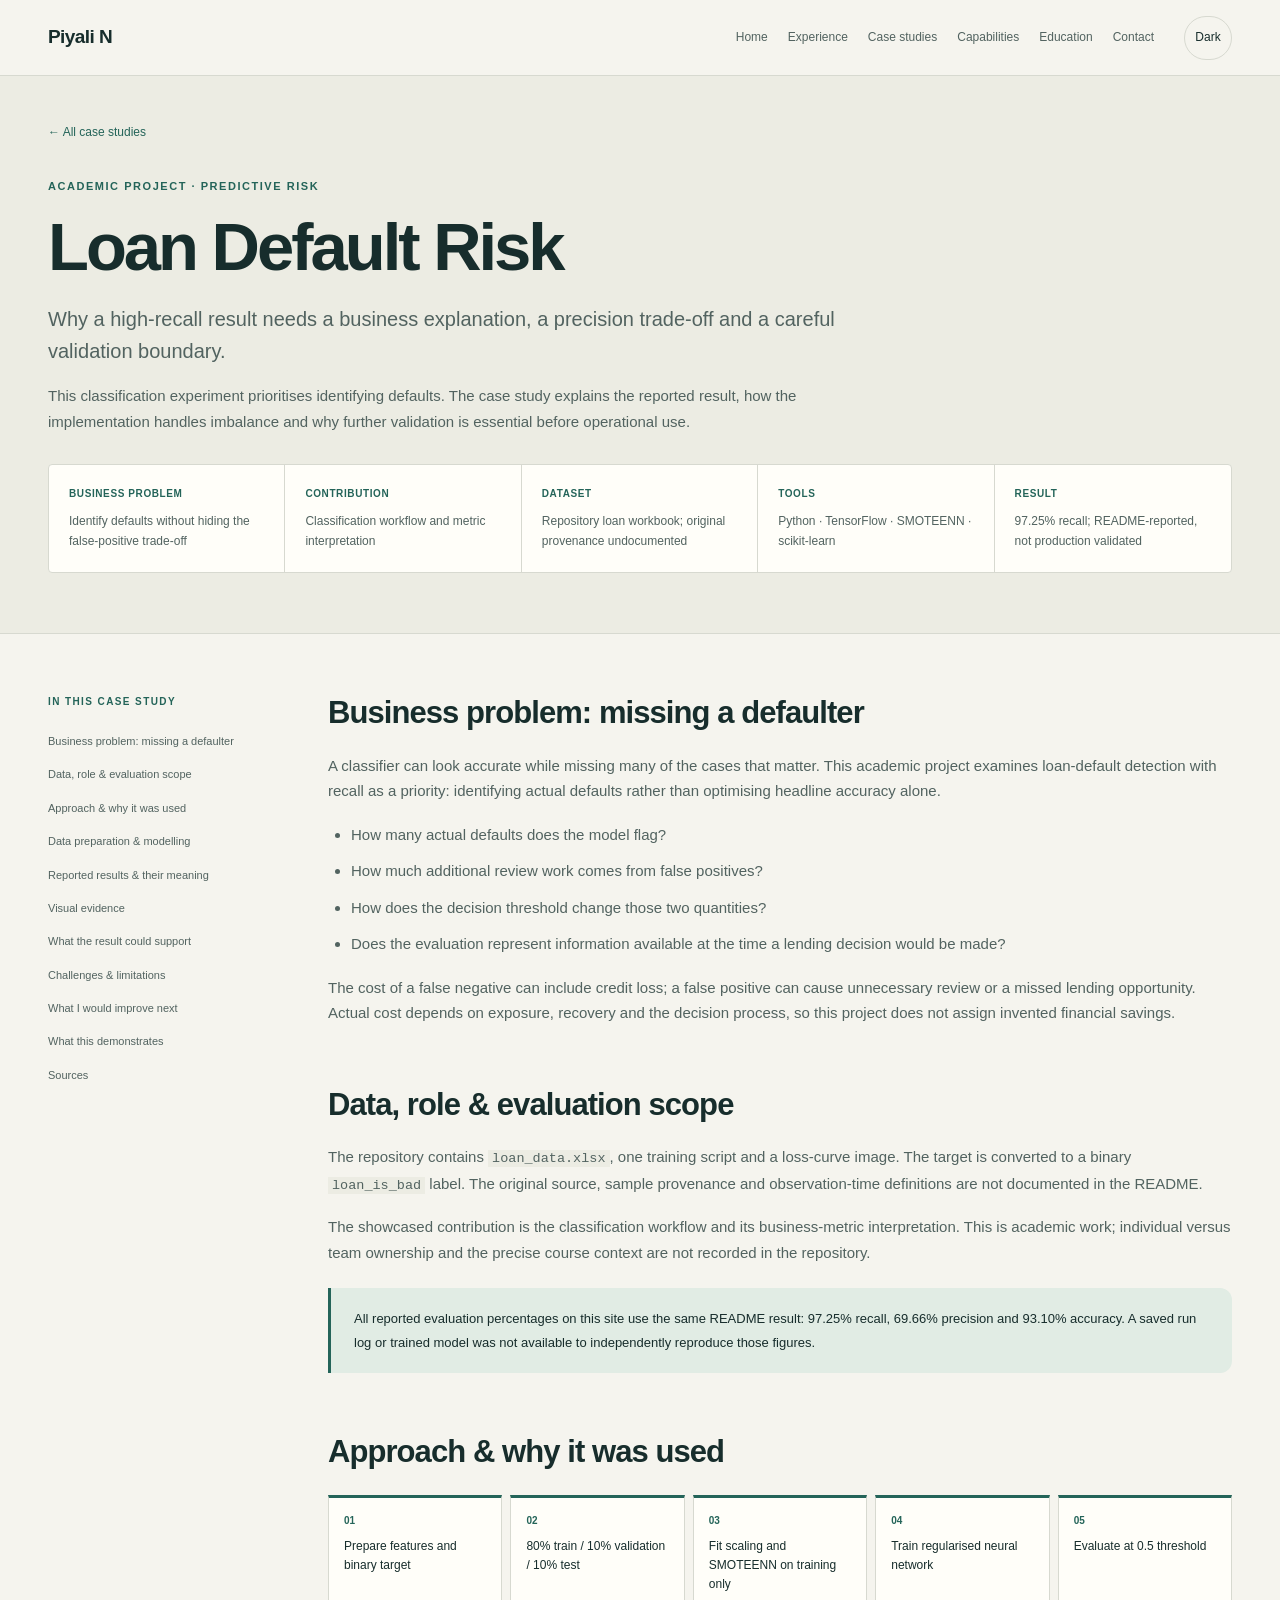
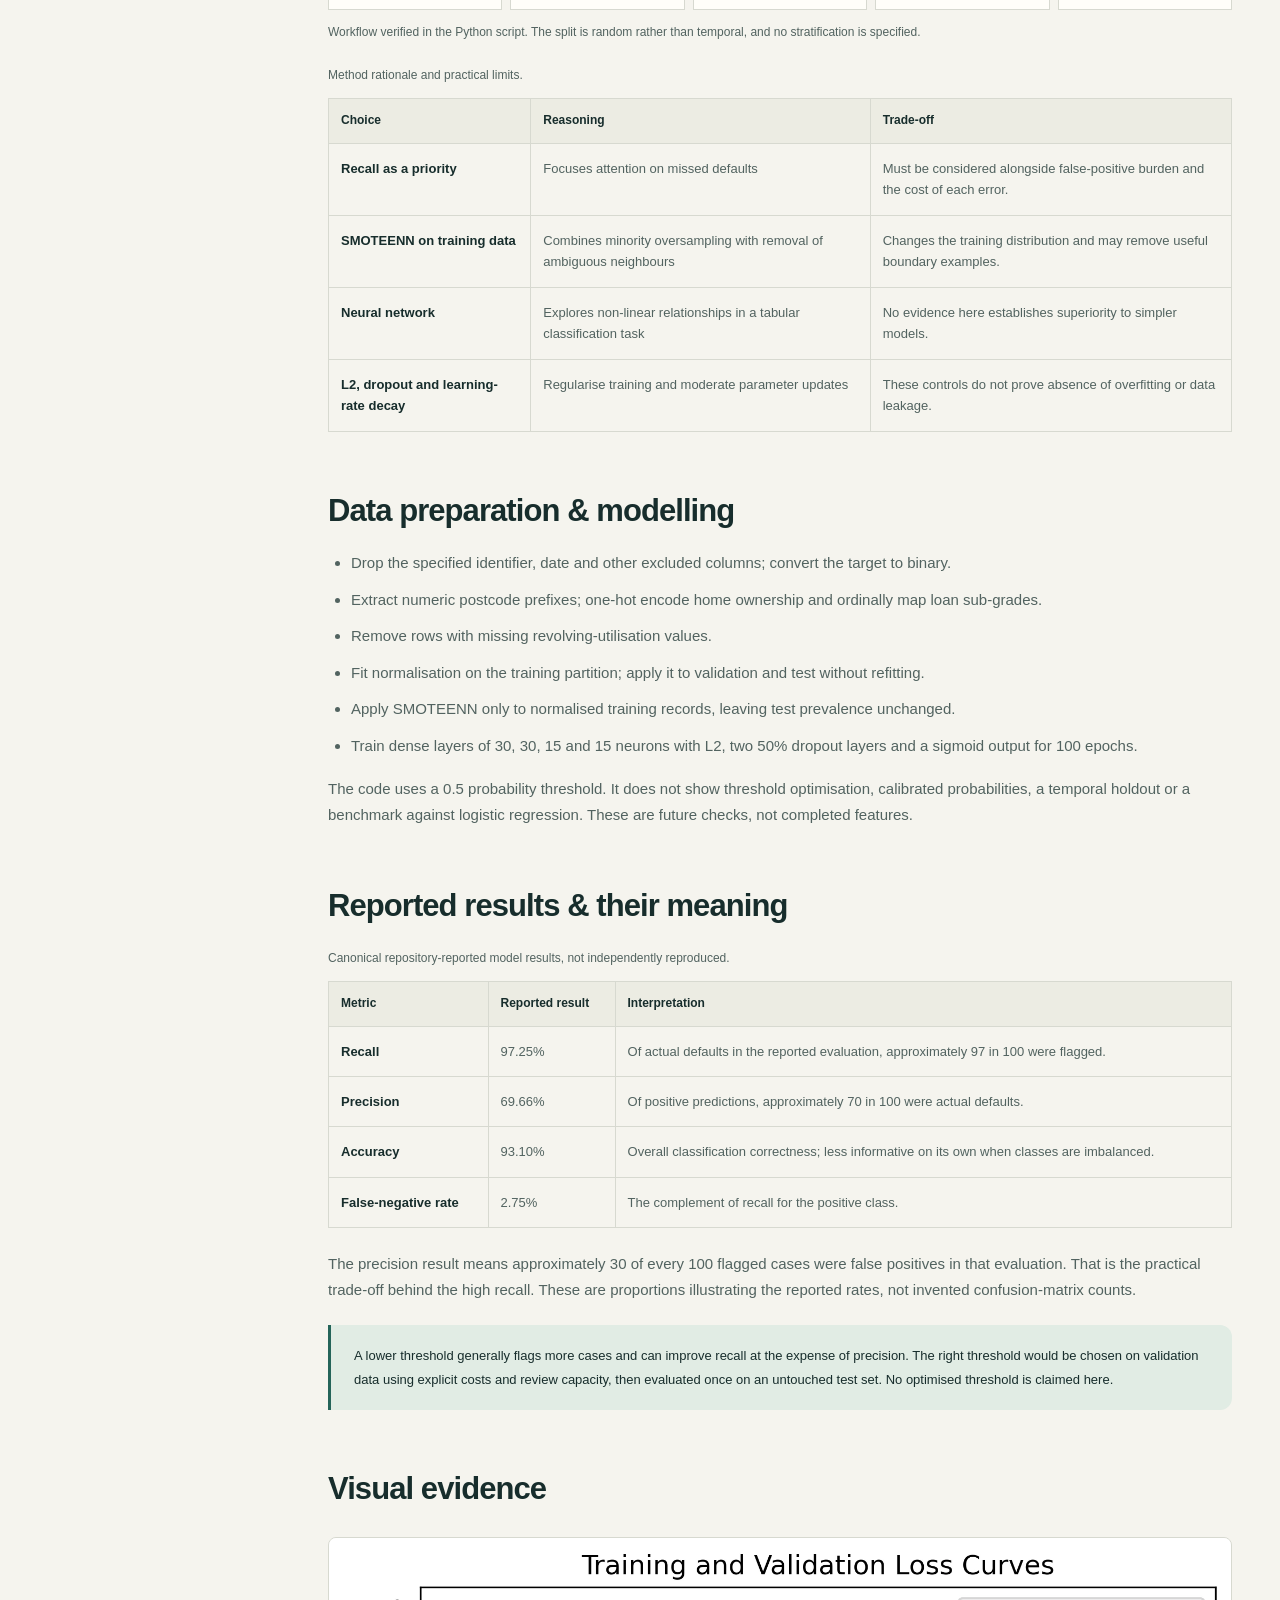
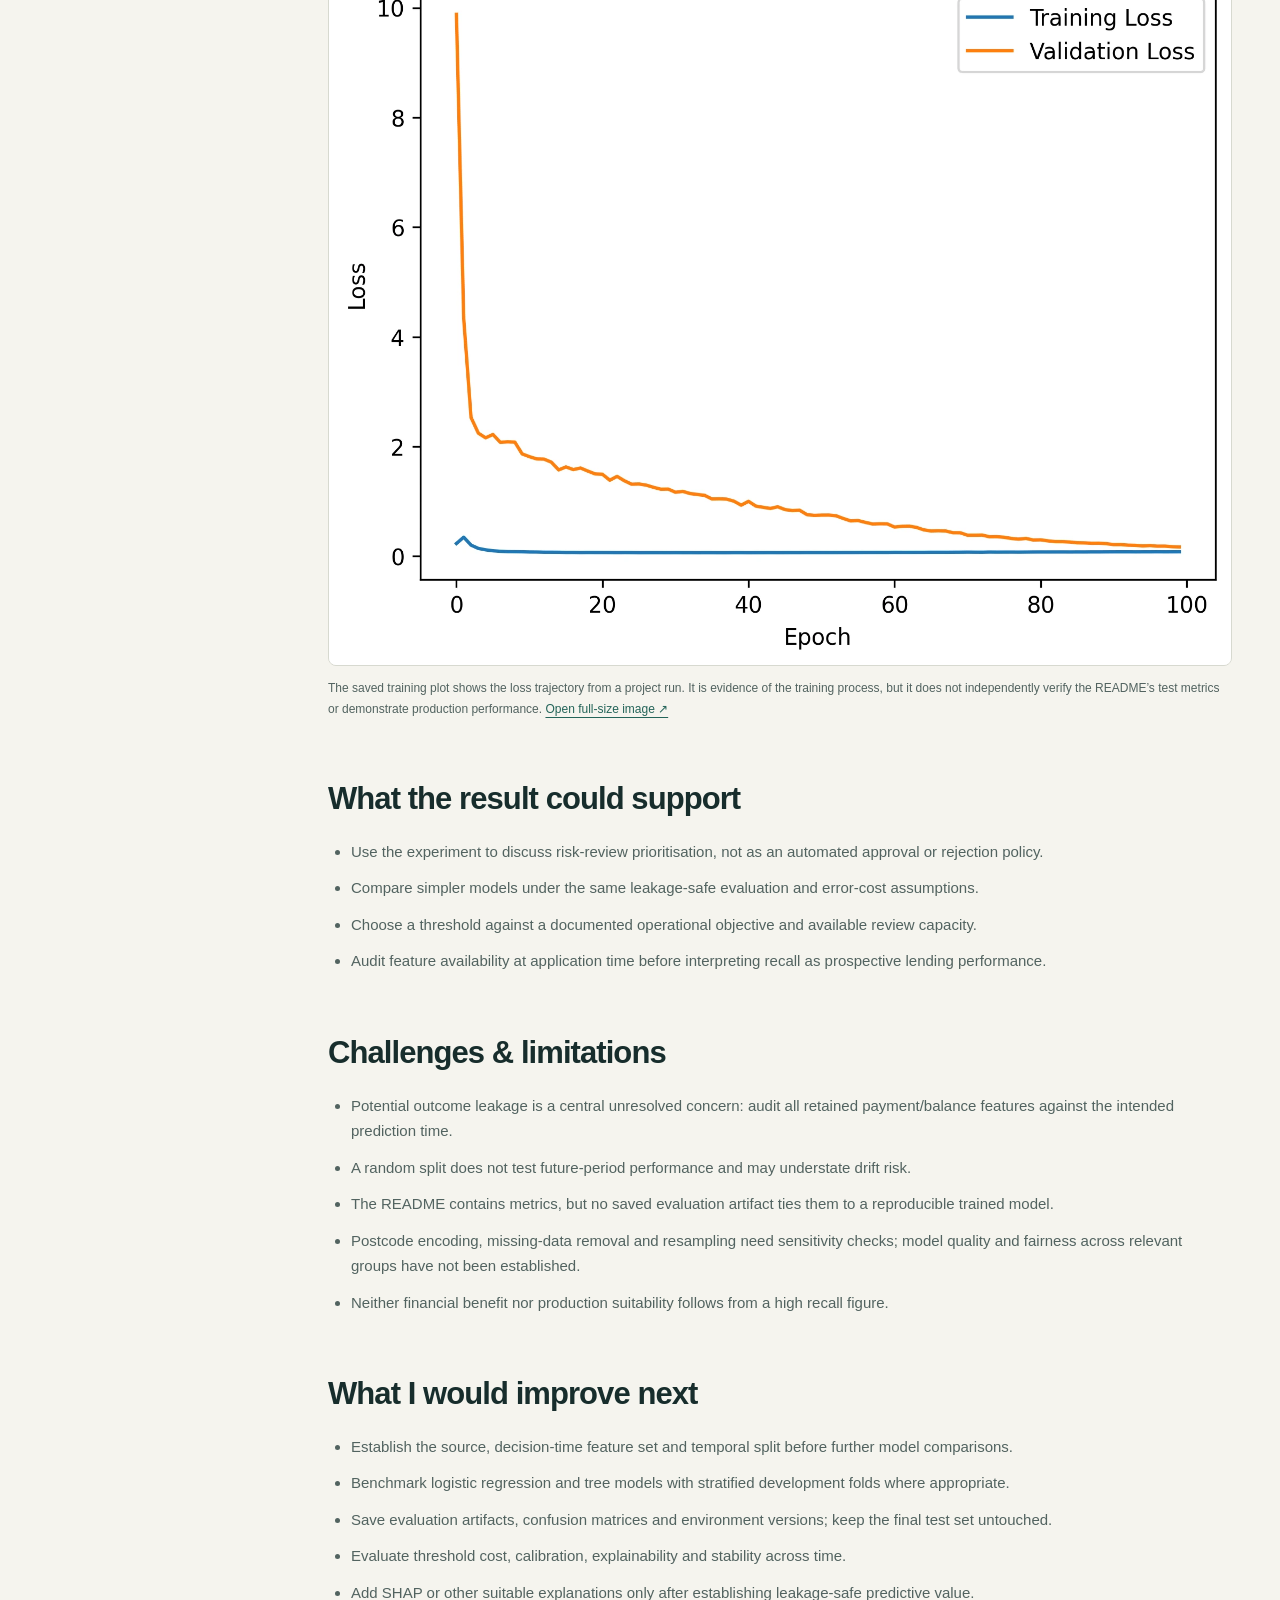
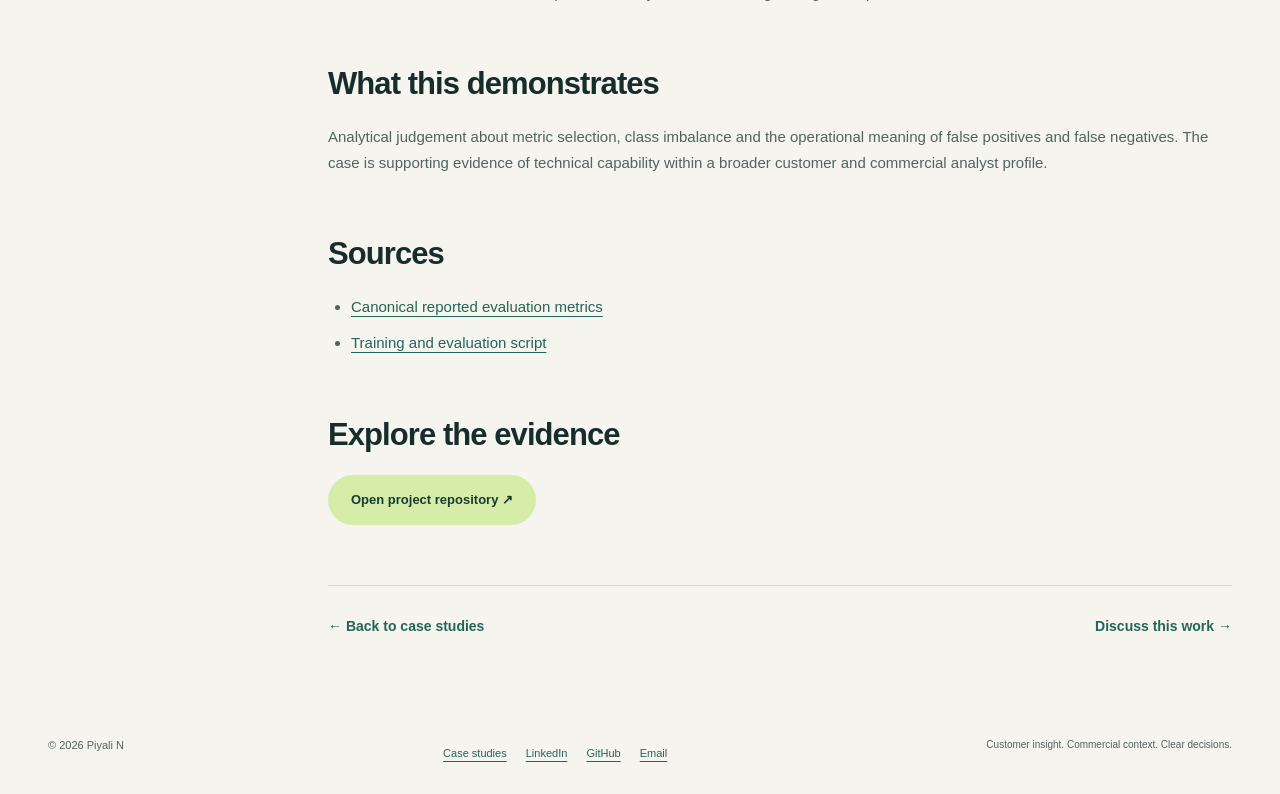
<file: case-studies/loan-default.html>
<!doctype html>
<html lang="en-GB"><head><meta charset="utf-8"><meta name="viewport" content="width=device-width, initial-scale=1">
<title>Loan Default Risk | Piyali N</title><meta name="description" content="Why a high-recall result needs a business explanation, a precision trade-off and a careful validation boundary.">
<link rel="canonical" href="https://piyali-narnaware.github.io/case-studies/loan-default.html"><meta property="og:title" content="Loan Default Risk | Piyali N"><meta property="og:description" content="Why a high-recall result needs a business explanation, a precision trade-off and a careful validation boundary."><meta property="og:type" content="website"><meta property="og:url" content="https://piyali-narnaware.github.io/case-studies/loan-default.html"><meta property="og:image" content="https://piyali-narnaware.github.io/assets/social-preview.png"><meta property="og:image:width" content="1200"><meta property="og:image:height" content="630"><meta property="og:image:alt" content="Piyali N — Customer and Commercial Analyst, London"><meta name="twitter:card" content="summary_large_image"><meta name="theme-color" content="#0b1a33">
<link rel="icon" type="image/svg+xml" href="../assets/favicon.svg"><link rel="stylesheet" href="../assets/base.css"><link rel="stylesheet" href="../assets/site.css"><link rel="stylesheet" href="../assets/editorial.css?v=3"><script src="../assets/site.js" defer></script></head>
<body><a class="skip-link" href="#main">Skip to content</a><nav class="sticky-nav" aria-label="Main navigation"><div class="container"><a class="brand" href="../index.html#home">Piyali N</a><div class="nav-controls"><button class="menu-toggle" aria-expanded="false" aria-controls="main-nav" hidden>Menu</button><div class="sticky-nav-links" id="main-nav"><a href="../index.html#home">Home</a><a href="../index.html#experience">Experience</a><a href="../index.html#case-studies">Case studies</a><a href="../index.html#capabilities">Capabilities</a><a href="../index.html#education">Education</a><a href="../index.html#contact">Contact</a></div><button class="nav-theme-toggle" aria-label="Switch to dark theme" aria-pressed="false" hidden>Dark</button></div></div></nav>
<main id="main"><header class="case-hero"><div class="container"><a href="../index.html#case-studies" class="back-link">← All case studies</a><p class="eyebrow">ACADEMIC PROJECT · PREDICTIVE RISK</p><h1>Loan Default Risk</h1><p class="case-subtitle">Why a high-recall result needs a business explanation, a precision trade-off and a careful validation boundary.</p><p class="executive-summary">This classification experiment prioritises identifying defaults. The case study explains the reported result, how the implementation handles imbalance and why further validation is essential before operational use.</p><dl class="summary-panel"><div><dt>Business problem</dt><dd>Identify defaults without hiding the false-positive trade-off</dd></div><div><dt>Contribution</dt><dd>Classification workflow and metric interpretation</dd></div><div><dt>Dataset</dt><dd>Repository loan workbook; original provenance undocumented</dd></div><div><dt>Tools</dt><dd>Python · TensorFlow · SMOTEENN · scikit-learn</dd></div><div><dt>Result</dt><dd>97.25% recall; README-reported, not production validated</dd></div></dl></div></header><div class="container case-layout"><aside class="case-toc"><nav aria-label="On this page"><p class="eyebrow">IN THIS CASE STUDY</p><a href="#context">Business problem: missing a defaulter</a><a href="#data">Data, role & evaluation scope</a><a href="#approach">Approach & why it was used</a><a href="#preparation">Data preparation & modelling</a><a href="#findings">Reported results & their meaning</a><a href="#visuals">Visual evidence</a><a href="#recommendations">What the result could support</a><a href="#limitations">Challenges & limitations</a><a href="#next">What I would improve next</a><a href="#employer">What this demonstrates</a><a href="#sources">Sources</a></nav></aside><article class="case-content"><section id="context"><h2>Business problem: missing a defaulter</h2><p>A classifier can look accurate while missing many of the cases that matter. This academic project examines loan-default detection with recall as a priority: identifying actual defaults rather than optimising headline accuracy alone.</p><ul class="clean-list"><li>How many actual defaults does the model flag?</li><li>How much additional review work comes from false positives?</li><li>How does the decision threshold change those two quantities?</li><li>Does the evaluation represent information available at the time a lending decision would be made?</li></ul><p>The cost of a false negative can include credit loss; a false positive can cause unnecessary review or a missed lending opportunity. Actual cost depends on exposure, recovery and the decision process, so this project does not assign invented financial savings.</p></section><section id="data"><h2>Data, role & evaluation scope</h2><p>The repository contains <code>loan_data.xlsx</code>, one training script and a loss-curve image. The target is converted to a binary <code>loan_is_bad</code> label. The original source, sample provenance and observation-time definitions are not documented in the README.</p><p>The showcased contribution is the classification workflow and its business-metric interpretation. This is academic work; individual versus team ownership and the precise course context are not recorded in the repository.</p><aside class="note">All reported evaluation percentages on this site use the same README result: 97.25% recall, 69.66% precision and 93.10% accuracy. A saved run log or trained model was not available to independently reproduce those figures.</aside></section><section id="approach"><h2>Approach & why it was used</h2><figure class="workflow"><ol><li><span>01</span>Prepare features and binary target</li><li><span>02</span>80% train / 10% validation / 10% test</li><li><span>03</span>Fit scaling and SMOTEENN on training only</li><li><span>04</span>Train regularised neural network</li><li><span>05</span>Evaluate at 0.5 threshold</li></ol><figcaption>Workflow verified in the Python script. The split is random rather than temporal, and no stratification is specified.</figcaption></figure><div class="table-wrap"><table><caption>Method rationale and practical limits.</caption><thead><tr><th scope="col">Choice</th><th scope="col">Reasoning</th><th scope="col">Trade-off</th></tr></thead><tbody><tr><td>Recall as a priority</td><td>Focuses attention on missed defaults</td><td>Must be considered alongside false-positive burden and the cost of each error.</td></tr><tr><td>SMOTEENN on training data</td><td>Combines minority oversampling with removal of ambiguous neighbours</td><td>Changes the training distribution and may remove useful boundary examples.</td></tr><tr><td>Neural network</td><td>Explores non-linear relationships in a tabular classification task</td><td>No evidence here establishes superiority to simpler models.</td></tr><tr><td>L2, dropout and learning-rate decay</td><td>Regularise training and moderate parameter updates</td><td>These controls do not prove absence of overfitting or data leakage.</td></tr></tbody></table></div></section><section id="preparation"><h2>Data preparation & modelling</h2><ul class="clean-list"><li>Drop the specified identifier, date and other excluded columns; convert the target to binary.</li><li>Extract numeric postcode prefixes; one-hot encode home ownership and ordinally map loan sub-grades.</li><li>Remove rows with missing revolving-utilisation values.</li><li>Fit normalisation on the training partition; apply it to validation and test without refitting.</li><li>Apply SMOTEENN only to normalised training records, leaving test prevalence unchanged.</li><li>Train dense layers of 30, 30, 15 and 15 neurons with L2, two 50% dropout layers and a sigmoid output for 100 epochs.</li></ul><p>The code uses a 0.5 probability threshold. It does not show threshold optimisation, calibrated probabilities, a temporal holdout or a benchmark against logistic regression. These are future checks, not completed features.</p></section><section id="findings"><h2>Reported results & their meaning</h2><div class="table-wrap"><table><caption>Canonical repository-reported model results, not independently reproduced.</caption><thead><tr><th scope="col">Metric</th><th scope="col">Reported result</th><th scope="col">Interpretation</th></tr></thead><tbody><tr><td>Recall</td><td>97.25%</td><td>Of actual defaults in the reported evaluation, approximately 97 in 100 were flagged.</td></tr><tr><td>Precision</td><td>69.66%</td><td>Of positive predictions, approximately 70 in 100 were actual defaults.</td></tr><tr><td>Accuracy</td><td>93.10%</td><td>Overall classification correctness; less informative on its own when classes are imbalanced.</td></tr><tr><td>False-negative rate</td><td>2.75%</td><td>The complement of recall for the positive class.</td></tr></tbody></table></div><p>The precision result means approximately 30 of every 100 flagged cases were false positives in that evaluation. That is the practical trade-off behind the high recall. These are proportions illustrating the reported rates, not invented confusion-matrix counts.</p><aside class="note">A lower threshold generally flags more cases and can improve recall at the expense of precision. The right threshold would be chosen on validation data using explicit costs and review capacity, then evaluated once on an untouched test set. No optimised threshold is claimed here.</aside></section><section id="visuals"><h2>Visual evidence</h2><figure class="evidence"><a href="../assets/loan-loss.webp" target="_blank" rel="noopener" aria-label="Enlarge: Original training and validation loss curves from the loan-default project (opens in a new tab)"><img src="../assets/loan-loss.webp" alt="Original training and validation loss curves from the loan-default project" width="1688" height="1361" loading="lazy" decoding="async"></a><figcaption>The saved training plot shows the loss trajectory from a project run. It is evidence of the training process, but it does not independently verify the README’s test metrics or demonstrate production performance. <a href="../assets/loan-loss.webp" target="_blank" rel="noopener">Open full-size image ↗</a></figcaption></figure></section><section id="recommendations"><h2>What the result could support</h2><ul class="clean-list"><li>Use the experiment to discuss risk-review prioritisation, not as an automated approval or rejection policy.</li><li>Compare simpler models under the same leakage-safe evaluation and error-cost assumptions.</li><li>Choose a threshold against a documented operational objective and available review capacity.</li><li>Audit feature availability at application time before interpreting recall as prospective lending performance.</li></ul></section><section id="limitations"><h2>Challenges & limitations</h2><ul class="clean-list"><li>Potential outcome leakage is a central unresolved concern: audit all retained payment/balance features against the intended prediction time.</li><li>A random split does not test future-period performance and may understate drift risk.</li><li>The README contains metrics, but no saved evaluation artifact ties them to a reproducible trained model.</li><li>Postcode encoding, missing-data removal and resampling need sensitivity checks; model quality and fairness across relevant groups have not been established.</li><li>Neither financial benefit nor production suitability follows from a high recall figure.</li></ul></section><section id="next"><h2>What I would improve next</h2><ul class="clean-list"><li>Establish the source, decision-time feature set and temporal split before further model comparisons.</li><li>Benchmark logistic regression and tree models with stratified development folds where appropriate.</li><li>Save evaluation artifacts, confusion matrices and environment versions; keep the final test set untouched.</li><li>Evaluate threshold cost, calibration, explainability and stability across time.</li><li>Add SHAP or other suitable explanations only after establishing leakage-safe predictive value.</li></ul></section><section id="employer"><h2>What this demonstrates</h2><p>Analytical judgement about metric selection, class imbalance and the operational meaning of false positives and false negatives. The case is supporting evidence of technical capability within a broader customer and commercial analyst profile.</p></section><section id="sources"><h2>Sources</h2><ul class="clean-list"><li><a href="https://github.com/Piyali-Narnaware/Loan-Default-Prediction/blob/main/README.md">Canonical reported evaluation metrics</a></li><li><a href="https://github.com/Piyali-Narnaware/Loan-Default-Prediction/blob/main/loan%20default%20project.py">Training and evaluation script</a></li></ul></section><section id="repository"><h2>Explore the evidence</h2><a href="https://github.com/Piyali-Narnaware/Loan-Default-Prediction" class="button primary">Open project repository ↗</a></section><div class="case-end"><a href="../index.html#case-studies" class="text-link">← Back to case studies</a><a href="mailto:piyalinarnaware@gmail.com" class="text-link">Discuss this work →</a></div></article></div></main>
<footer class="footer"><div class="container"><span>© 2026 Piyali N</span><div><a href="../index.html#case-studies">Case studies</a> <a href="https://www.linkedin.com/in/piyalinarnaware">LinkedIn</a> <a href="https://github.com/Piyali-Narnaware">GitHub</a> <a href="mailto:piyalinarnaware@gmail.com">Email</a></div><span>Customer insight. Commercial context. Clear decisions.</span></div></footer></body></html>
</file>
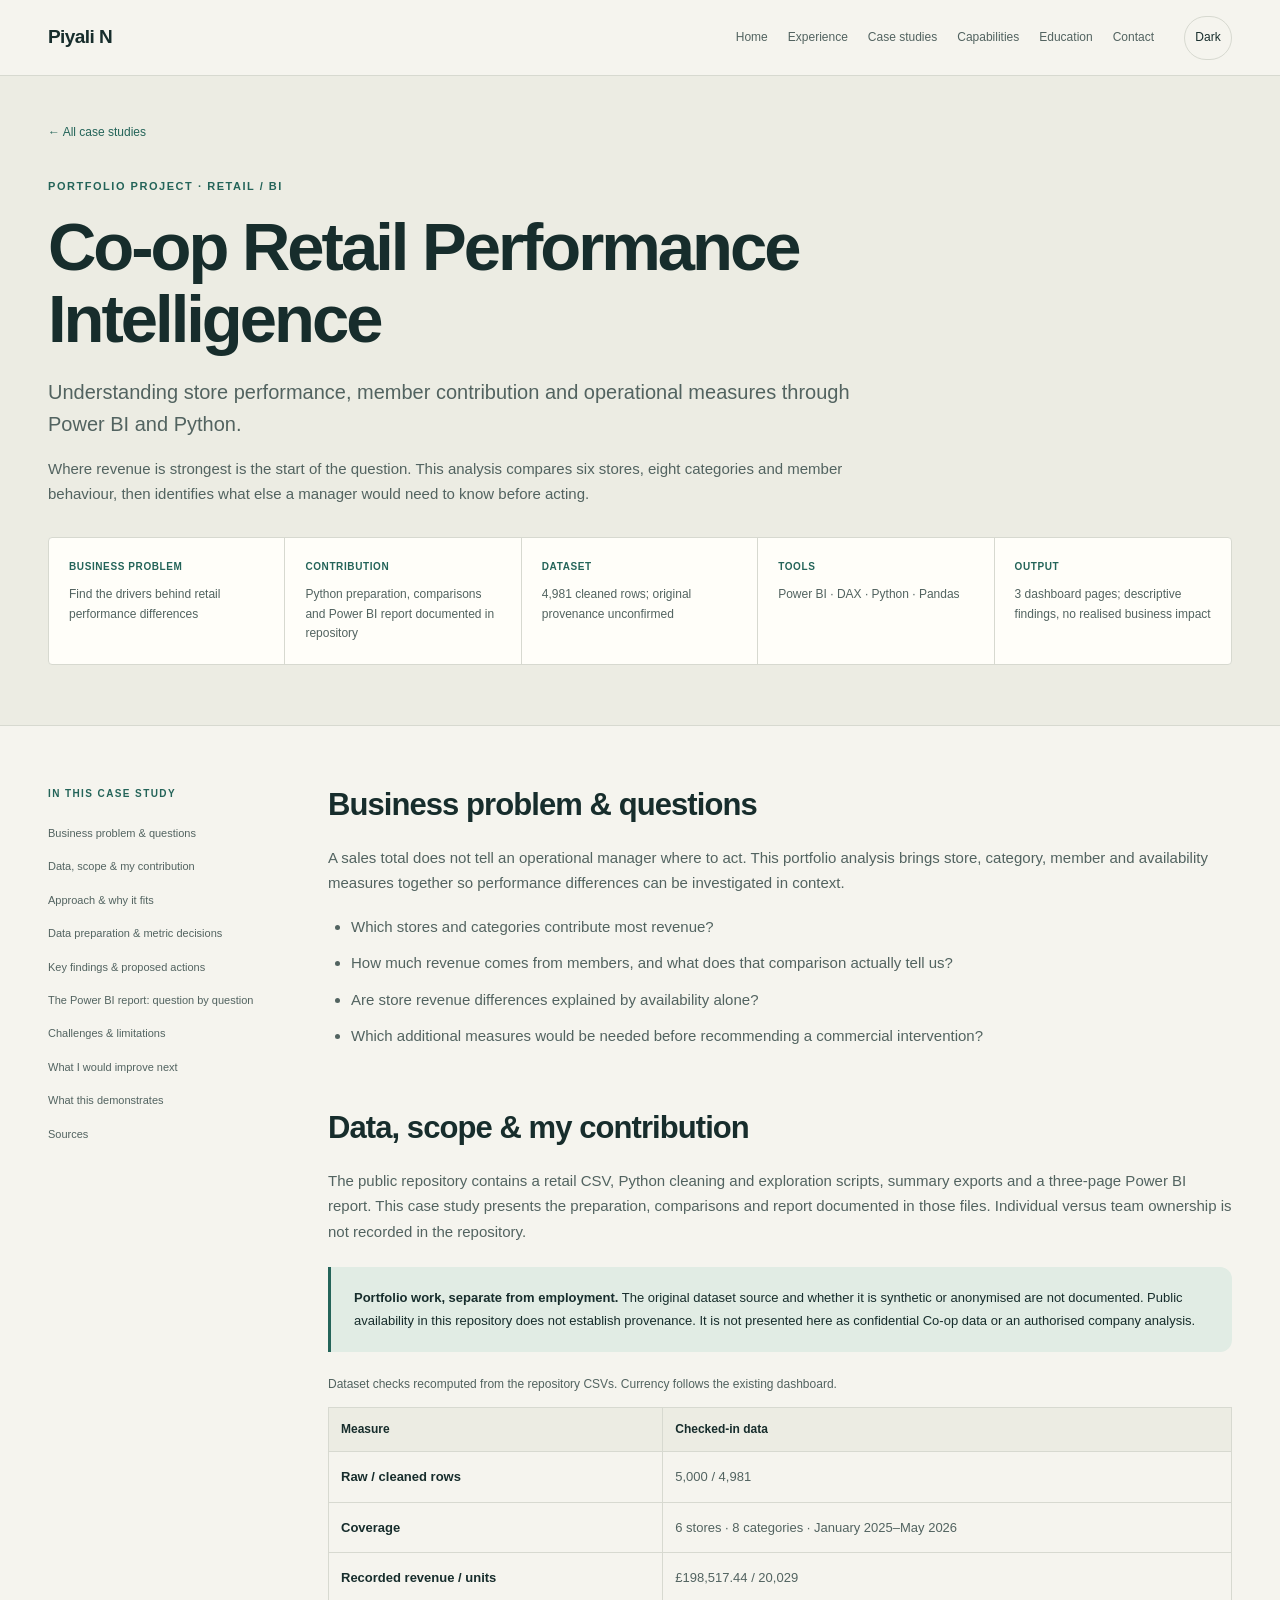
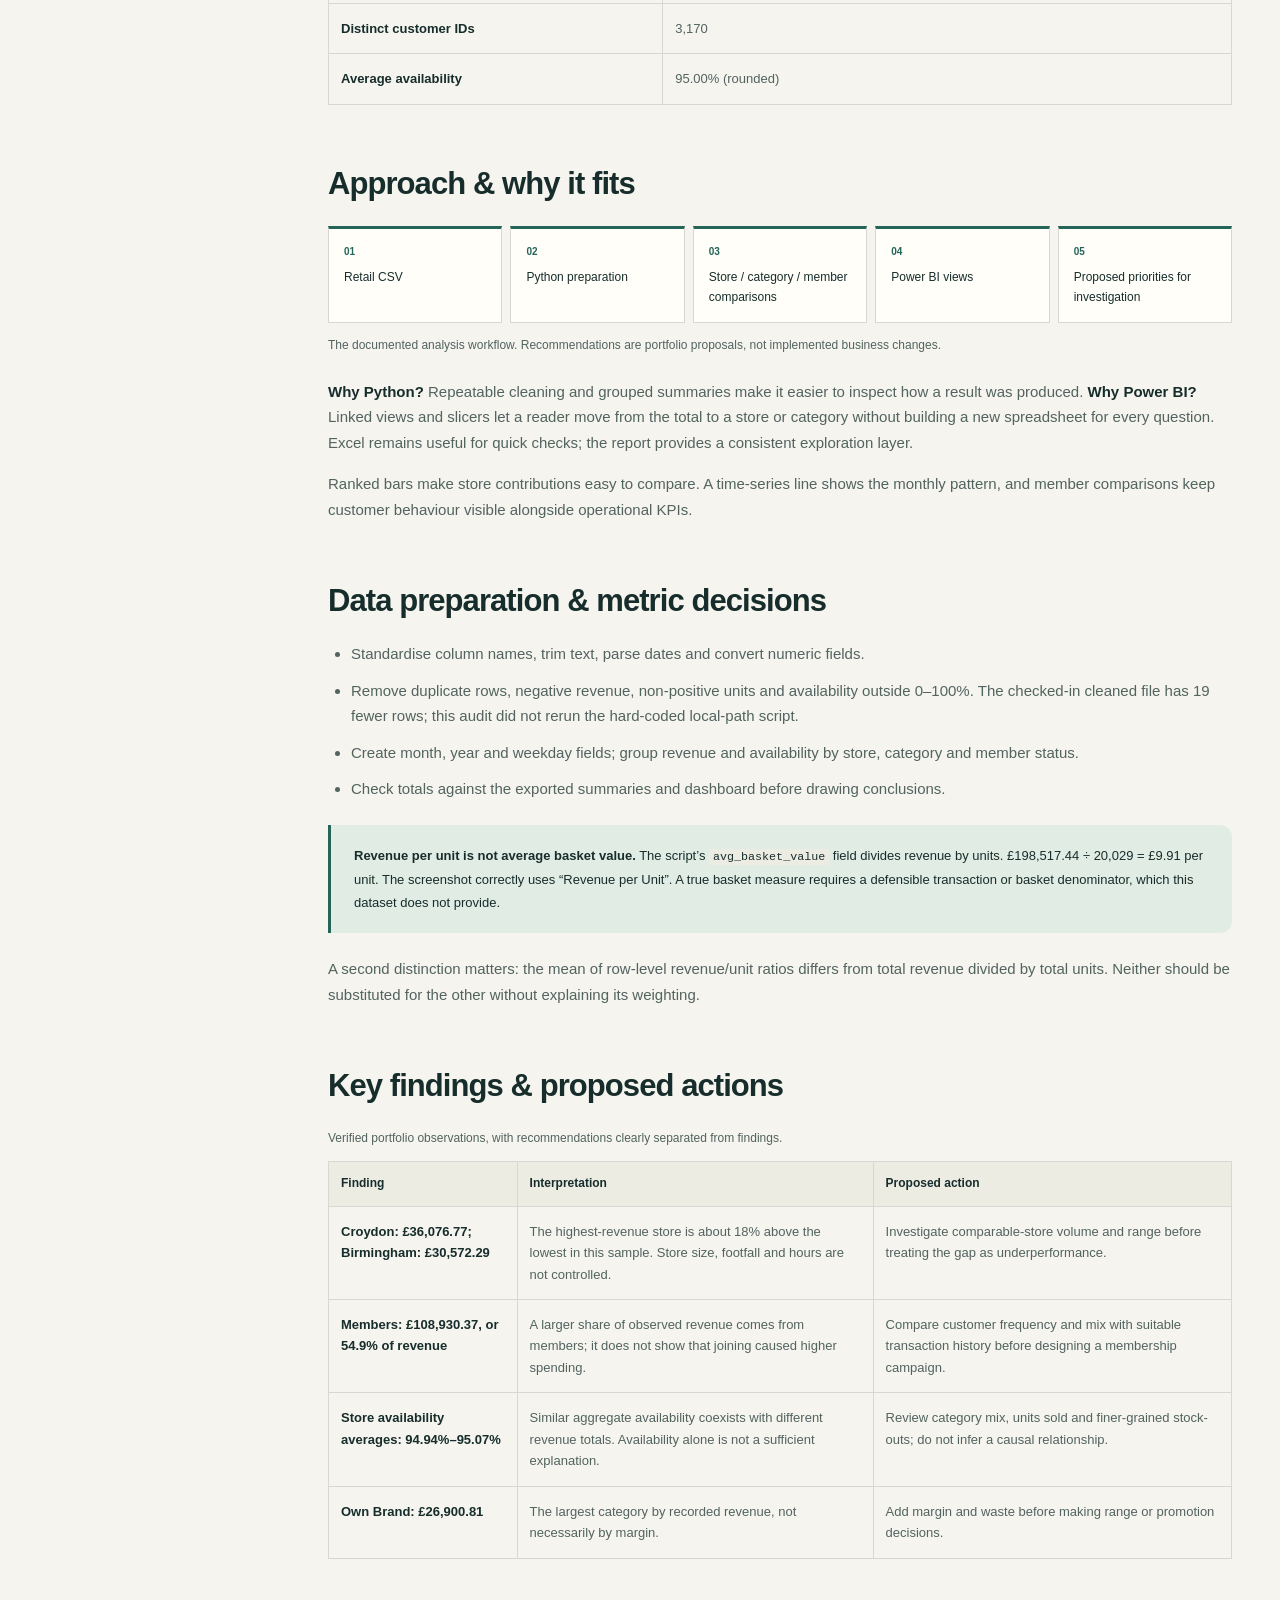
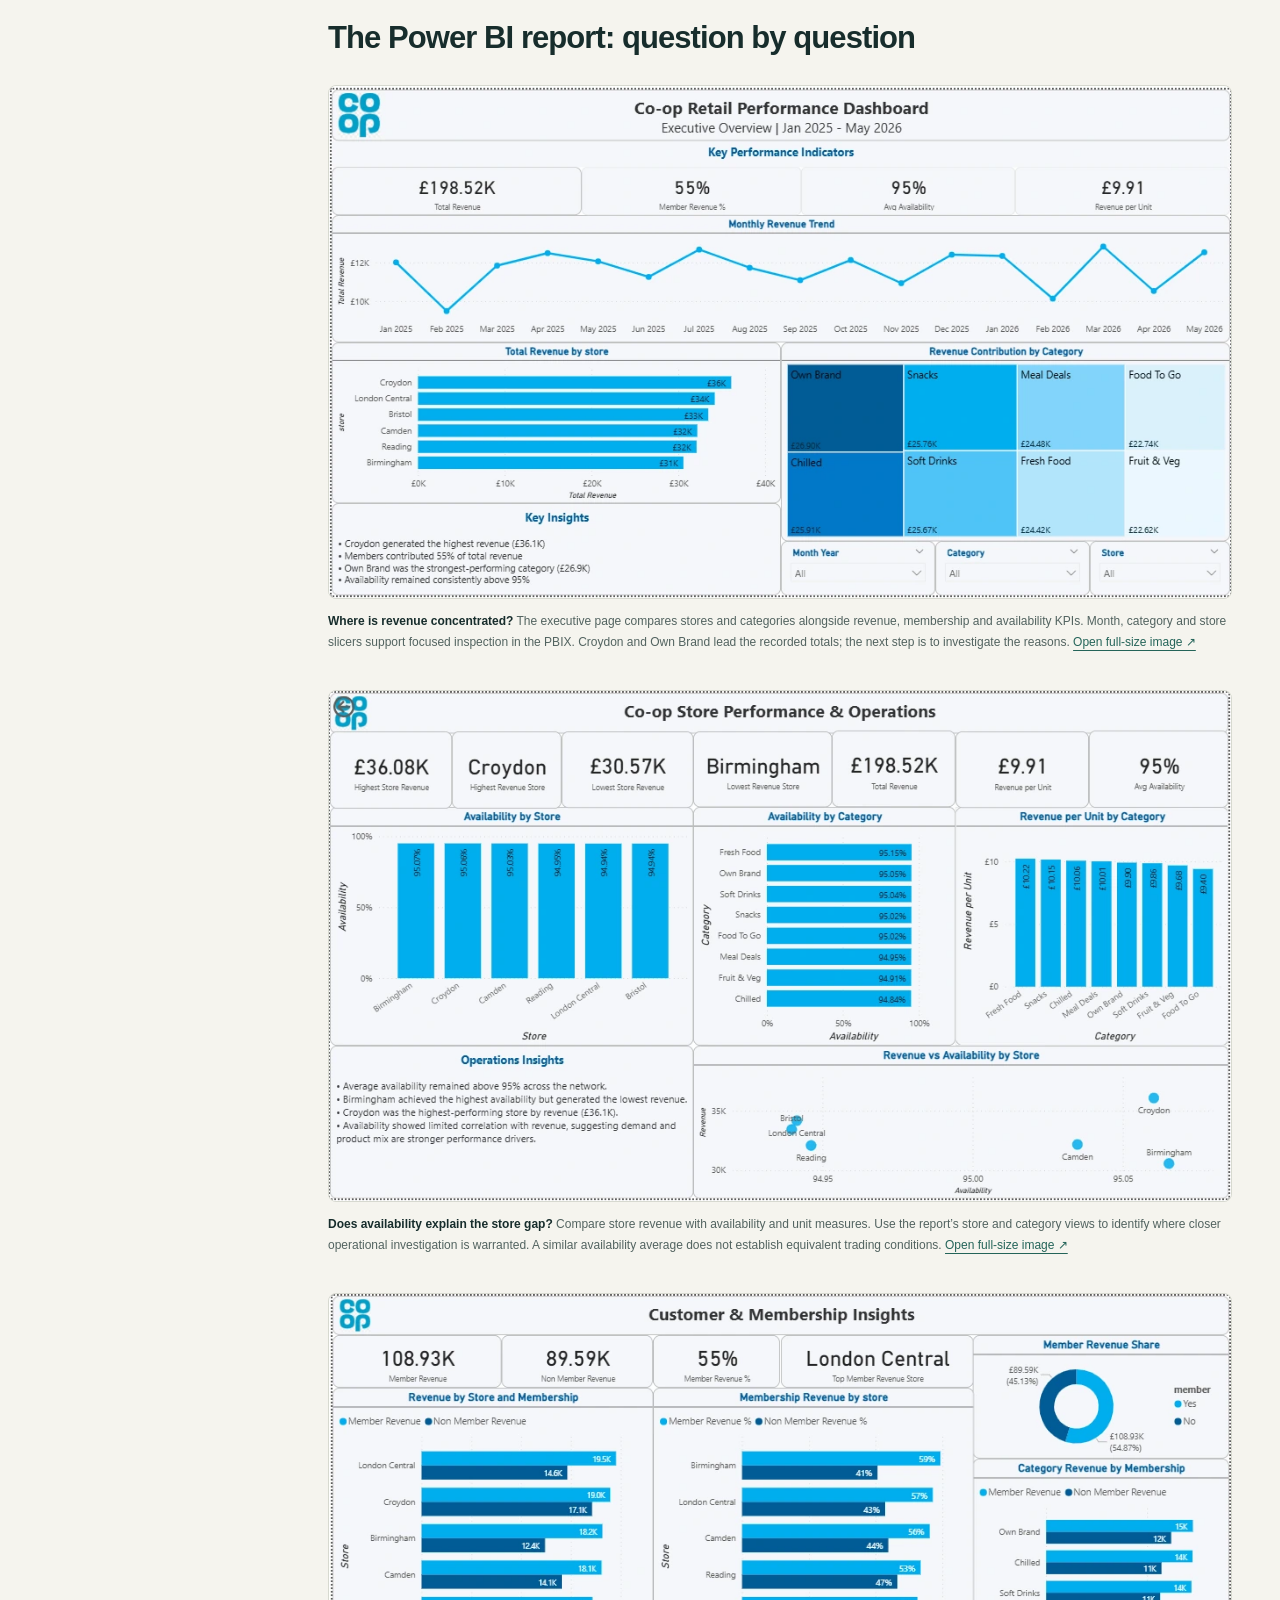
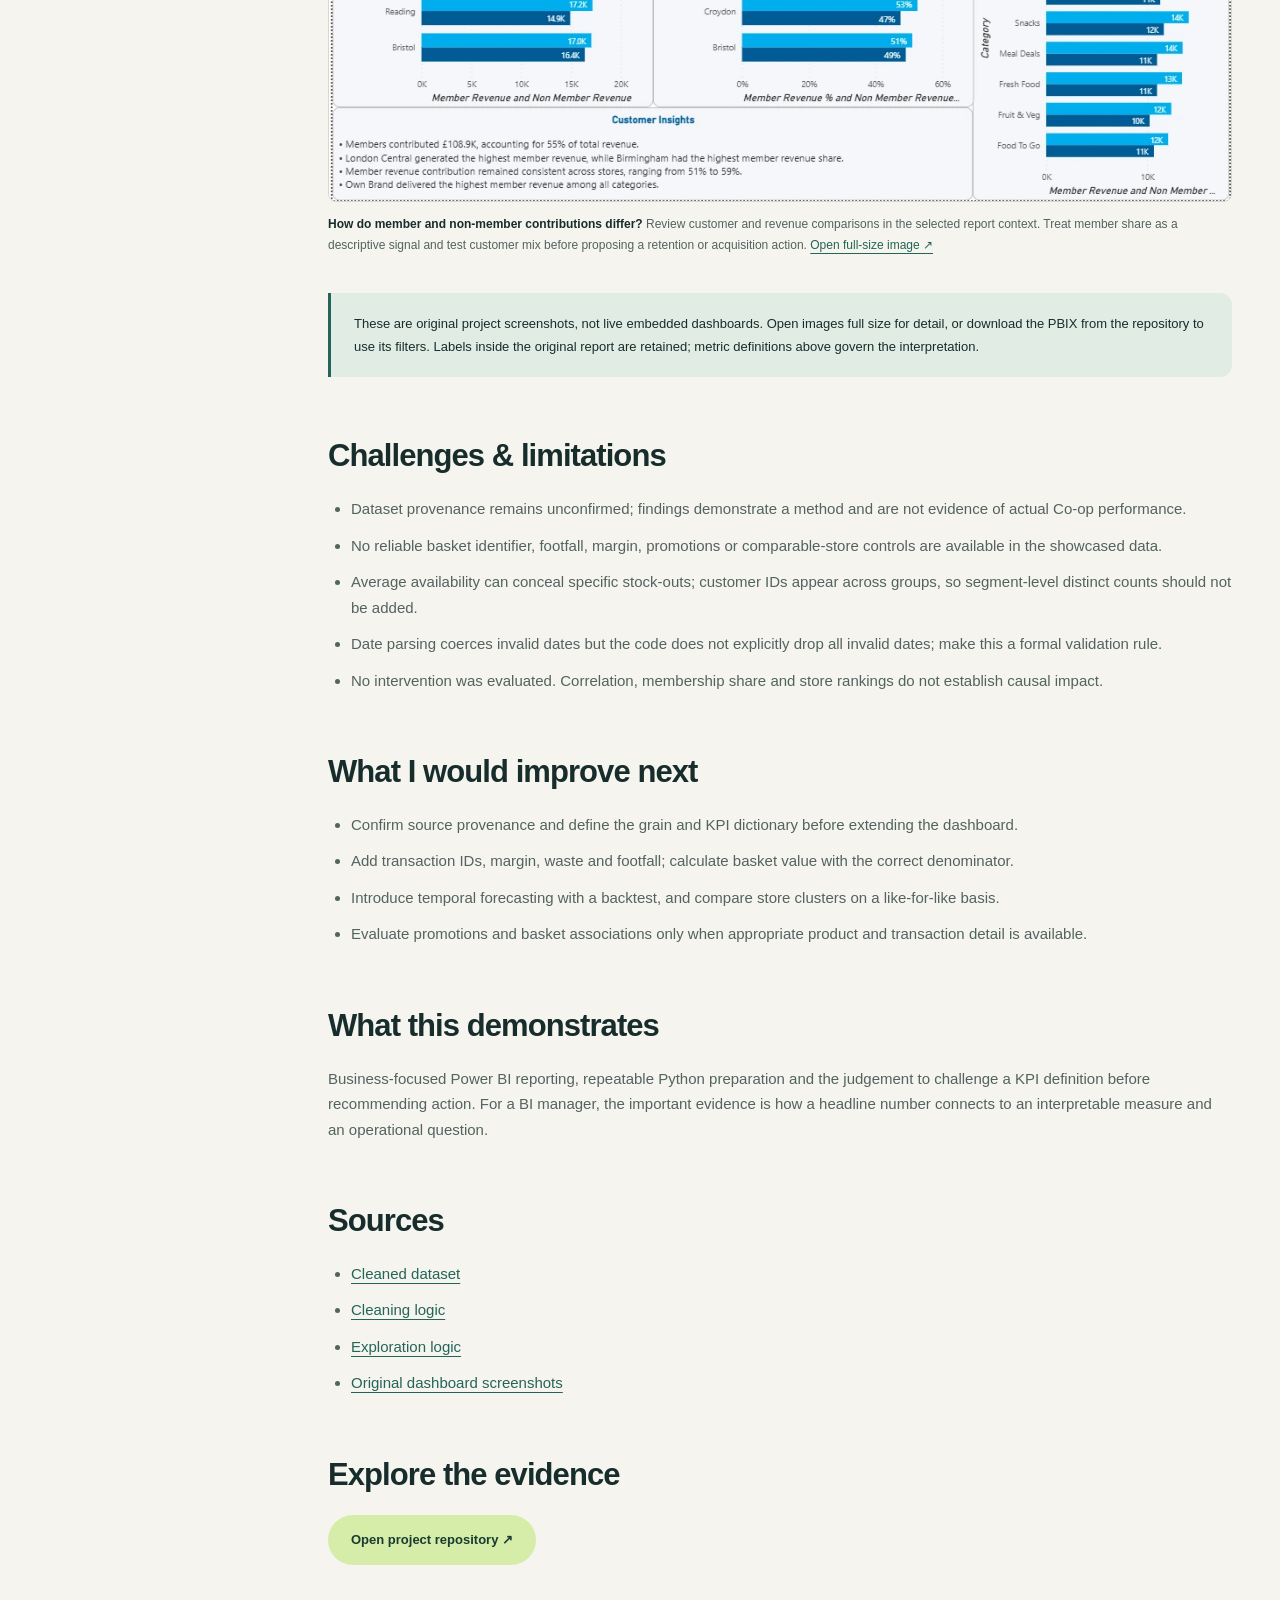
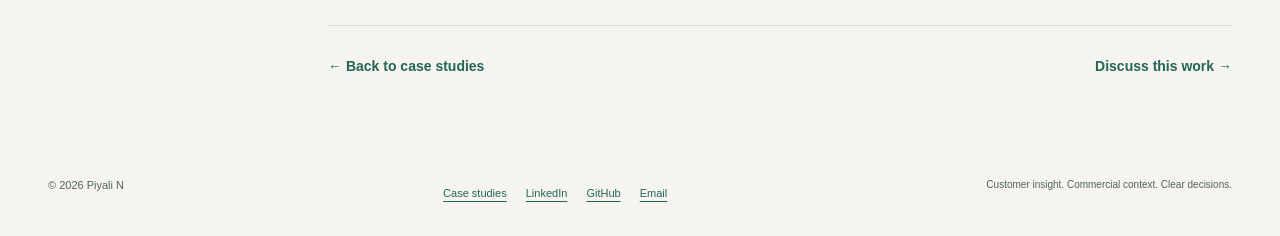
<file: case-studies/retail.html>
<!doctype html>
<html lang="en-GB"><head><meta charset="utf-8"><meta name="viewport" content="width=device-width, initial-scale=1">
<title>Co-op Retail Performance Intelligence | Piyali N</title><meta name="description" content="Understanding store performance, member contribution and operational measures through Power BI and Python.">
<link rel="canonical" href="https://piyali-narnaware.github.io/case-studies/retail.html"><meta property="og:title" content="Co-op Retail Performance Intelligence | Piyali N"><meta property="og:description" content="Understanding store performance, member contribution and operational measures through Power BI and Python."><meta property="og:type" content="website"><meta property="og:url" content="https://piyali-narnaware.github.io/case-studies/retail.html"><meta property="og:image" content="https://piyali-narnaware.github.io/assets/social-preview.png"><meta property="og:image:width" content="1200"><meta property="og:image:height" content="630"><meta property="og:image:alt" content="Piyali N — Customer and Commercial Analyst, London"><meta name="twitter:card" content="summary_large_image"><meta name="theme-color" content="#0b1a33">
<link rel="icon" type="image/svg+xml" href="../assets/favicon.svg"><link rel="stylesheet" href="../assets/base.css"><link rel="stylesheet" href="../assets/site.css"><link rel="stylesheet" href="../assets/editorial.css?v=3"><script src="../assets/site.js" defer></script></head>
<body><a class="skip-link" href="#main">Skip to content</a><nav class="sticky-nav" aria-label="Main navigation"><div class="container"><a class="brand" href="../index.html#home">Piyali N</a><div class="nav-controls"><button class="menu-toggle" aria-expanded="false" aria-controls="main-nav" hidden>Menu</button><div class="sticky-nav-links" id="main-nav"><a href="../index.html#home">Home</a><a href="../index.html#experience">Experience</a><a href="../index.html#case-studies">Case studies</a><a href="../index.html#capabilities">Capabilities</a><a href="../index.html#education">Education</a><a href="../index.html#contact">Contact</a></div><button class="nav-theme-toggle" aria-label="Switch to dark theme" aria-pressed="false" hidden>Dark</button></div></div></nav>
<main id="main"><header class="case-hero"><div class="container"><a href="../index.html#case-studies" class="back-link">← All case studies</a><p class="eyebrow">PORTFOLIO PROJECT · RETAIL / BI</p><h1>Co-op Retail Performance Intelligence</h1><p class="case-subtitle">Understanding store performance, member contribution and operational measures through Power BI and Python.</p><p class="executive-summary">Where revenue is strongest is the start of the question. This analysis compares six stores, eight categories and member behaviour, then identifies what else a manager would need to know before acting.</p><dl class="summary-panel"><div><dt>Business problem</dt><dd>Find the drivers behind retail performance differences</dd></div><div><dt>Contribution</dt><dd>Python preparation, comparisons and Power BI report documented in repository</dd></div><div><dt>Dataset</dt><dd>4,981 cleaned rows; original provenance unconfirmed</dd></div><div><dt>Tools</dt><dd>Power BI · DAX · Python · Pandas</dd></div><div><dt>Output</dt><dd>3 dashboard pages; descriptive findings, no realised business impact</dd></div></dl></div></header><div class="container case-layout"><aside class="case-toc"><nav aria-label="On this page"><p class="eyebrow">IN THIS CASE STUDY</p><a href="#context">Business problem & questions</a><a href="#data">Data, scope & my contribution</a><a href="#approach">Approach & why it fits</a><a href="#preparation">Data preparation & metric decisions</a><a href="#findings">Key findings & proposed actions</a><a href="#visuals">The Power BI report: question by question</a><a href="#limitations">Challenges & limitations</a><a href="#next">What I would improve next</a><a href="#employer">What this demonstrates</a><a href="#sources">Sources</a></nav></aside><article class="case-content"><section id="context"><h2>Business problem & questions</h2><p>A sales total does not tell an operational manager where to act. This portfolio analysis brings store, category, member and availability measures together so performance differences can be investigated in context.</p><ul class="clean-list"><li>Which stores and categories contribute most revenue?</li><li>How much revenue comes from members, and what does that comparison actually tell us?</li><li>Are store revenue differences explained by availability alone?</li><li>Which additional measures would be needed before recommending a commercial intervention?</li></ul></section><section id="data"><h2>Data, scope & my contribution</h2><p>The public repository contains a retail CSV, Python cleaning and exploration scripts, summary exports and a three-page Power BI report. This case study presents the preparation, comparisons and report documented in those files. Individual versus team ownership is not recorded in the repository.</p><aside class="note"><strong>Portfolio work, separate from employment.</strong> The original dataset source and whether it is synthetic or anonymised are not documented. Public availability in this repository does not establish provenance. It is not presented here as confidential Co-op data or an authorised company analysis.</aside><div class="table-wrap"><table><caption>Dataset checks recomputed from the repository CSVs. Currency follows the existing dashboard.</caption><thead><tr><th scope="col">Measure</th><th scope="col">Checked-in data</th></tr></thead><tbody><tr><td>Raw / cleaned rows</td><td>5,000 / 4,981</td></tr><tr><td>Coverage</td><td>6 stores · 8 categories · January 2025–May 2026</td></tr><tr><td>Recorded revenue / units</td><td>£198,517.44 / 20,029</td></tr><tr><td>Distinct customer IDs</td><td>3,170</td></tr><tr><td>Average availability</td><td>95.00% (rounded)</td></tr></tbody></table></div></section><section id="approach"><h2>Approach & why it fits</h2><figure class="workflow"><ol><li><span>01</span>Retail CSV</li><li><span>02</span>Python preparation</li><li><span>03</span>Store / category / member comparisons</li><li><span>04</span>Power BI views</li><li><span>05</span>Proposed priorities for investigation</li></ol><figcaption>The documented analysis workflow. Recommendations are portfolio proposals, not implemented business changes.</figcaption></figure><p><strong>Why Python?</strong> Repeatable cleaning and grouped summaries make it easier to inspect how a result was produced. <strong>Why Power BI?</strong> Linked views and slicers let a reader move from the total to a store or category without building a new spreadsheet for every question. Excel remains useful for quick checks; the report provides a consistent exploration layer.</p><p>Ranked bars make store contributions easy to compare. A time-series line shows the monthly pattern, and member comparisons keep customer behaviour visible alongside operational KPIs.</p></section><section id="preparation"><h2>Data preparation & metric decisions</h2><ul class="clean-list"><li>Standardise column names, trim text, parse dates and convert numeric fields.</li><li>Remove duplicate rows, negative revenue, non-positive units and availability outside 0–100%. The checked-in cleaned file has 19 fewer rows; this audit did not rerun the hard-coded local-path script.</li><li>Create month, year and weekday fields; group revenue and availability by store, category and member status.</li><li>Check totals against the exported summaries and dashboard before drawing conclusions.</li></ul><aside class="note"><strong>Revenue per unit is not average basket value.</strong> The script’s <code>avg_basket_value</code> field divides revenue by units. £198,517.44 ÷ 20,029 = £9.91 per unit. The screenshot correctly uses “Revenue per Unit”. A true basket measure requires a defensible transaction or basket denominator, which this dataset does not provide.</aside><p>A second distinction matters: the mean of row-level revenue/unit ratios differs from total revenue divided by total units. Neither should be substituted for the other without explaining its weighting.</p></section><section id="findings"><h2>Key findings & proposed actions</h2><div class="table-wrap"><table><caption>Verified portfolio observations, with recommendations clearly separated from findings.</caption><thead><tr><th scope="col">Finding</th><th scope="col">Interpretation</th><th scope="col">Proposed action</th></tr></thead><tbody><tr><td>Croydon: £36,076.77; Birmingham: £30,572.29</td><td>The highest-revenue store is about 18% above the lowest in this sample. Store size, footfall and hours are not controlled.</td><td>Investigate comparable-store volume and range before treating the gap as underperformance.</td></tr><tr><td>Members: £108,930.37, or 54.9% of revenue</td><td>A larger share of observed revenue comes from members; it does not show that joining caused higher spending.</td><td>Compare customer frequency and mix with suitable transaction history before designing a membership campaign.</td></tr><tr><td>Store availability averages: 94.94%–95.07%</td><td>Similar aggregate availability coexists with different revenue totals. Availability alone is not a sufficient explanation.</td><td>Review category mix, units sold and finer-grained stock-outs; do not infer a causal relationship.</td></tr><tr><td>Own Brand: £26,900.81</td><td>The largest category by recorded revenue, not necessarily by margin.</td><td>Add margin and waste before making range or promotion decisions.</td></tr></tbody></table></div></section><section id="visuals"><h2>The Power BI report: question by question</h2><figure class="evidence"><a href="../assets/retail-executive.webp" target="_blank" rel="noopener" aria-label="Enlarge: Power BI executive overview showing £198.52K revenue, member share, availability and revenue per unit (opens in a new tab)"><img src="../assets/retail-executive.webp" alt="Power BI executive overview showing £198.52K revenue, member share, availability and revenue per unit" width="1028" height="583" loading="lazy" decoding="async"></a><figcaption><strong>Where is revenue concentrated?</strong> The executive page compares stores and categories alongside revenue, membership and availability KPIs. Month, category and store slicers support focused inspection in the PBIX. Croydon and Own Brand lead the recorded totals; the next step is to investigate the reasons. <a href="../assets/retail-executive.webp" target="_blank" rel="noopener">Open full-size image ↗</a></figcaption></figure><figure class="evidence"><a href="../assets/retail-stores.webp" target="_blank" rel="noopener" aria-label="Enlarge: Power BI store performance and operations report comparing revenue and availability (opens in a new tab)"><img src="../assets/retail-stores.webp" alt="Power BI store performance and operations report comparing revenue and availability" width="1028" height="581" loading="lazy" decoding="async"></a><figcaption><strong>Does availability explain the store gap?</strong> Compare store revenue with availability and unit measures. Use the report’s store and category views to identify where closer operational investigation is warranted. A similar availability average does not establish equivalent trading conditions. <a href="../assets/retail-stores.webp" target="_blank" rel="noopener">Open full-size image ↗</a></figcaption></figure><figure class="evidence"><a href="../assets/retail-members.webp" target="_blank" rel="noopener" aria-label="Enlarge: Power BI customer and membership insights report comparing members and non-members (opens in a new tab)"><img src="../assets/retail-members.webp" alt="Power BI customer and membership insights report comparing members and non-members" width="1030" height="579" loading="lazy" decoding="async"></a><figcaption><strong>How do member and non-member contributions differ?</strong> Review customer and revenue comparisons in the selected report context. Treat member share as a descriptive signal and test customer mix before proposing a retention or acquisition action. <a href="../assets/retail-members.webp" target="_blank" rel="noopener">Open full-size image ↗</a></figcaption></figure><aside class="note">These are original project screenshots, not live embedded dashboards. Open images full size for detail, or download the PBIX from the repository to use its filters. Labels inside the original report are retained; metric definitions above govern the interpretation.</aside></section><section id="limitations"><h2>Challenges & limitations</h2><ul class="clean-list"><li>Dataset provenance remains unconfirmed; findings demonstrate a method and are not evidence of actual Co-op performance.</li><li>No reliable basket identifier, footfall, margin, promotions or comparable-store controls are available in the showcased data.</li><li>Average availability can conceal specific stock-outs; customer IDs appear across groups, so segment-level distinct counts should not be added.</li><li>Date parsing coerces invalid dates but the code does not explicitly drop all invalid dates; make this a formal validation rule.</li><li>No intervention was evaluated. Correlation, membership share and store rankings do not establish causal impact.</li></ul></section><section id="next"><h2>What I would improve next</h2><ul class="clean-list"><li>Confirm source provenance and define the grain and KPI dictionary before extending the dashboard.</li><li>Add transaction IDs, margin, waste and footfall; calculate basket value with the correct denominator.</li><li>Introduce temporal forecasting with a backtest, and compare store clusters on a like-for-like basis.</li><li>Evaluate promotions and basket associations only when appropriate product and transaction detail is available.</li></ul></section><section id="employer"><h2>What this demonstrates</h2><p>Business-focused Power BI reporting, repeatable Python preparation and the judgement to challenge a KPI definition before recommending action. For a BI manager, the important evidence is how a headline number connects to an interpretable measure and an operational question.</p></section><section id="sources"><h2>Sources</h2><ul class="clean-list"><li><a href="https://github.com/Piyali-Narnaware/Coop-Retail-Analysis-25-26/blob/main/coop_retail_cleaned_dataset.csv">Cleaned dataset</a></li><li><a href="https://github.com/Piyali-Narnaware/Coop-Retail-Analysis-25-26/blob/main/data_cleaning.py">Cleaning logic</a></li><li><a href="https://github.com/Piyali-Narnaware/Coop-Retail-Analysis-25-26/blob/main/data_exploration.py">Exploration logic</a></li><li><a href="https://github.com/Piyali-Narnaware/Coop-Retail-Analysis-25-26/tree/main/images">Original dashboard screenshots</a></li></ul></section><section id="repository"><h2>Explore the evidence</h2><a href="https://github.com/Piyali-Narnaware/Coop-Retail-Analysis-25-26" class="button primary">Open project repository ↗</a></section><div class="case-end"><a href="../index.html#case-studies" class="text-link">← Back to case studies</a><a href="mailto:piyalinarnaware@gmail.com" class="text-link">Discuss this work →</a></div></article></div></main>
<footer class="footer"><div class="container"><span>© 2026 Piyali N</span><div><a href="../index.html#case-studies">Case studies</a> <a href="https://www.linkedin.com/in/piyalinarnaware">LinkedIn</a> <a href="https://github.com/Piyali-Narnaware">GitHub</a> <a href="mailto:piyalinarnaware@gmail.com">Email</a></div><span>Customer insight. Commercial context. Clear decisions.</span></div></footer></body></html>
</file>
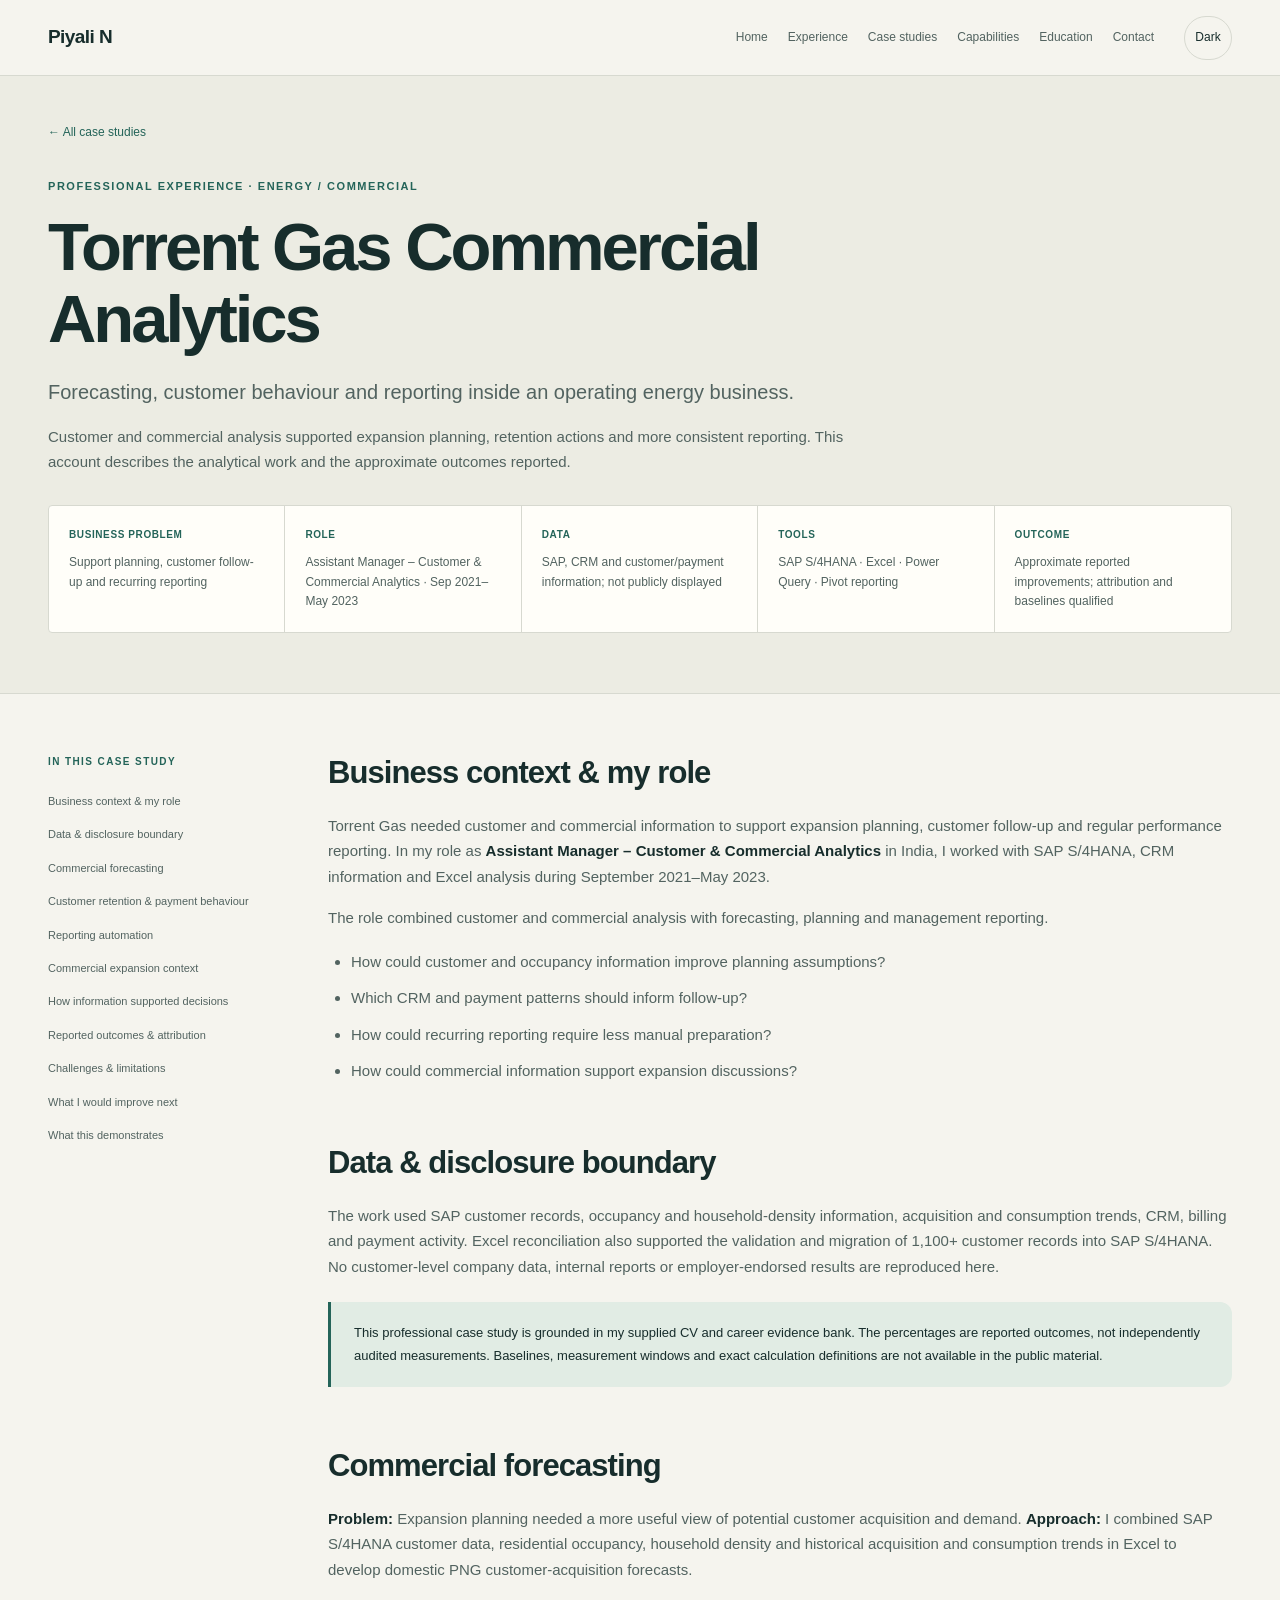
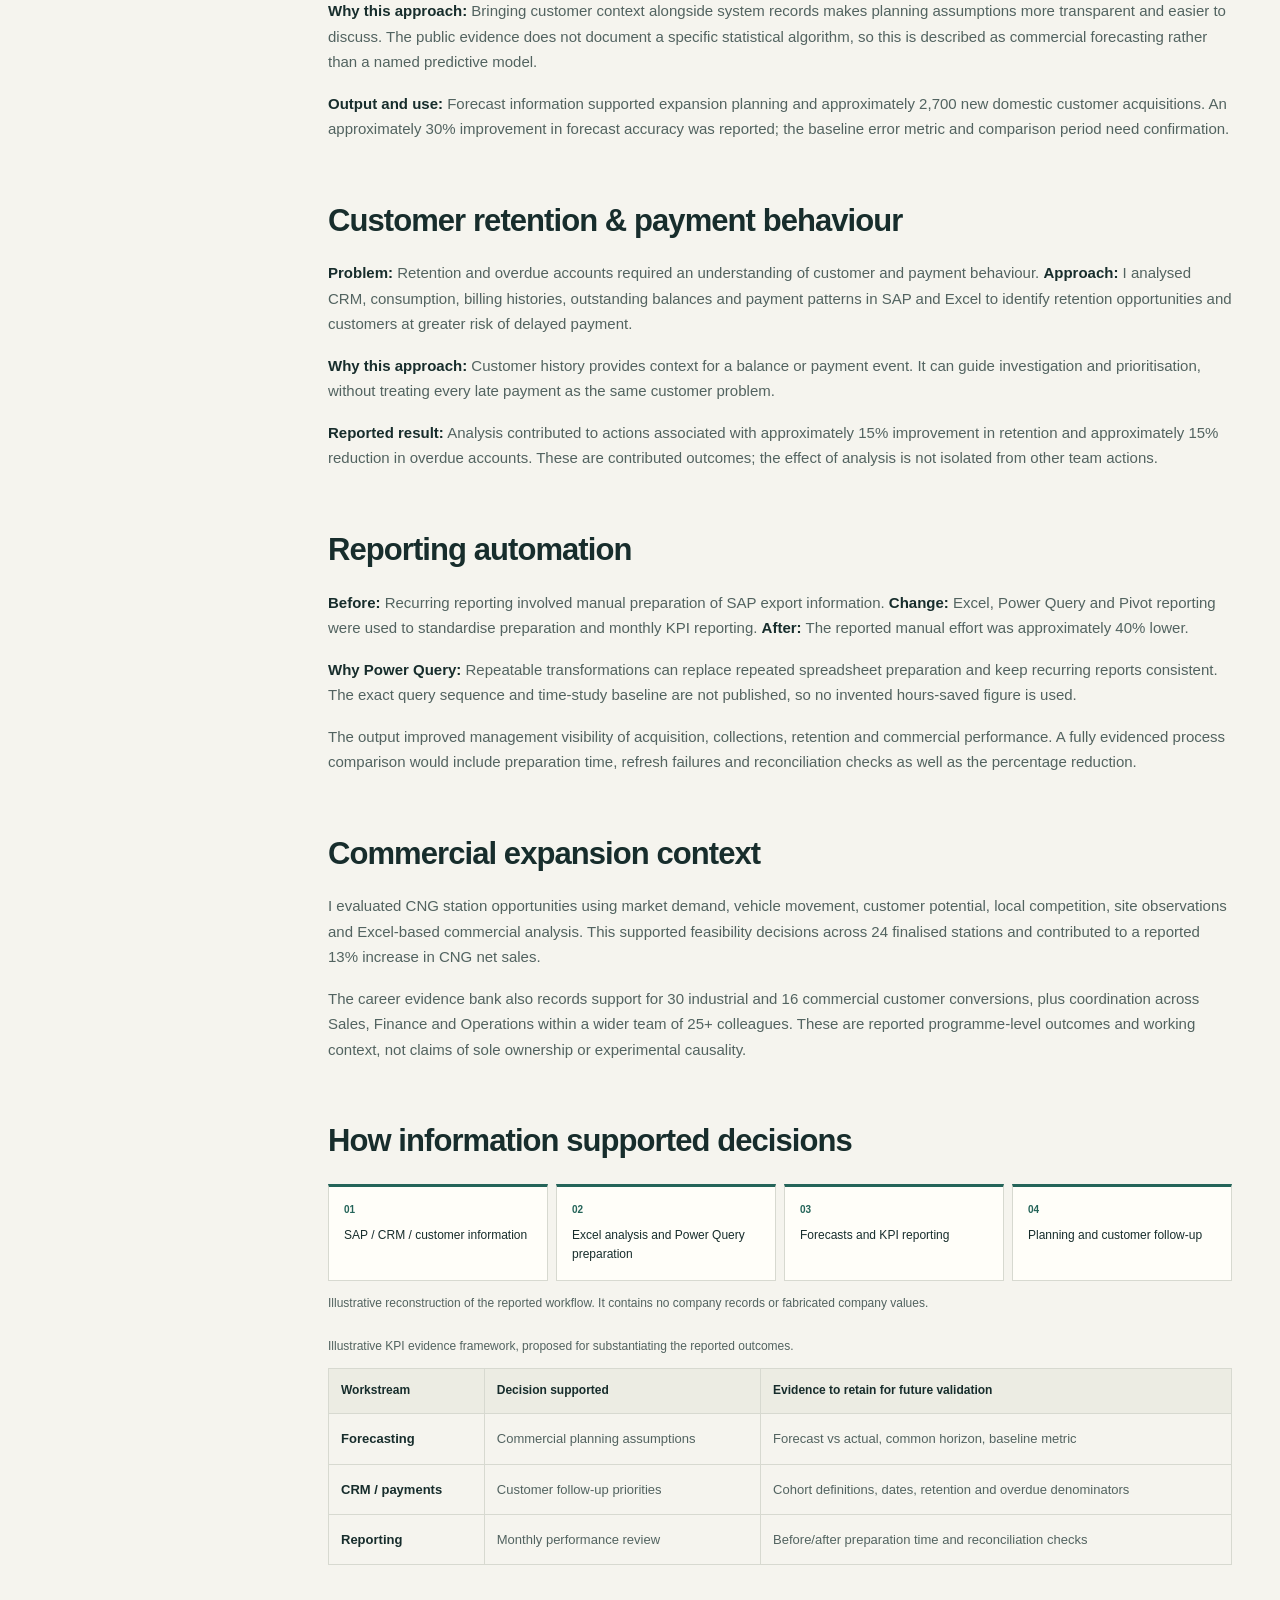
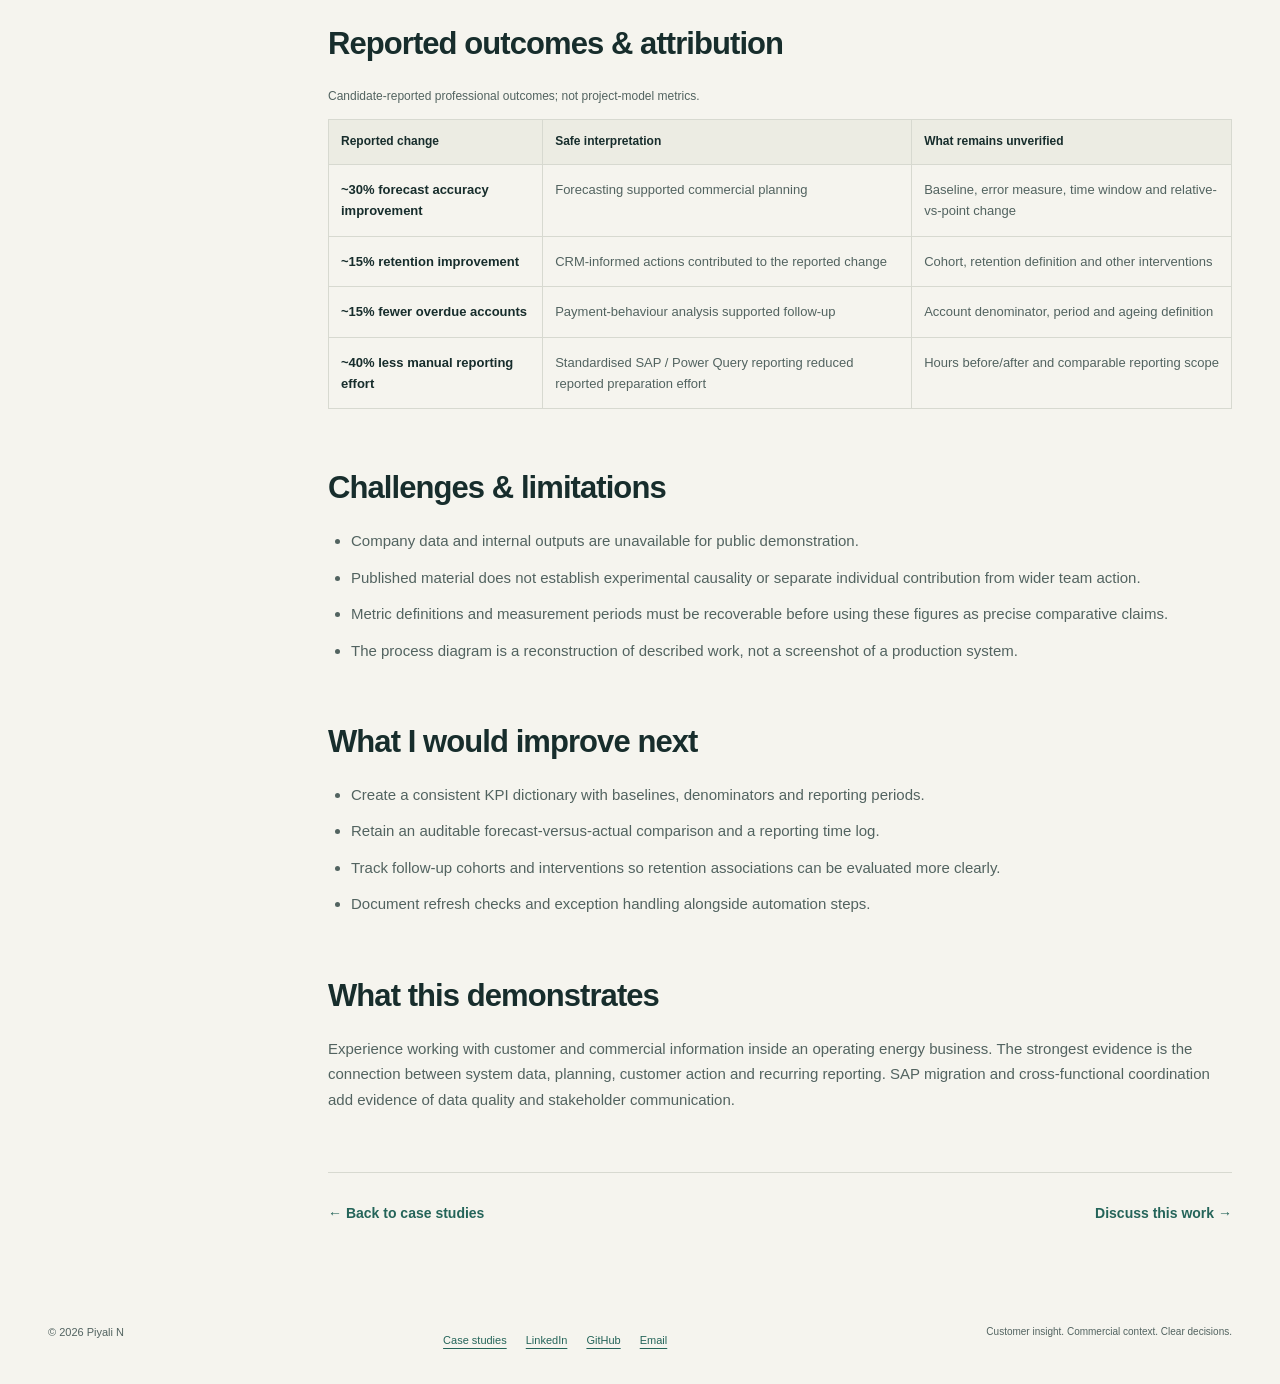
<file: case-studies/torrent-gas.html>
<!doctype html>
<html lang="en-GB"><head><meta charset="utf-8"><meta name="viewport" content="width=device-width, initial-scale=1">
<title>Torrent Gas Commercial Analytics | Piyali N</title><meta name="description" content="Forecasting, customer behaviour and reporting inside an operating energy business.">
<link rel="canonical" href="https://piyali-narnaware.github.io/case-studies/torrent-gas.html"><meta property="og:title" content="Torrent Gas Commercial Analytics | Piyali N"><meta property="og:description" content="Forecasting, customer behaviour and reporting inside an operating energy business."><meta property="og:type" content="website"><meta property="og:url" content="https://piyali-narnaware.github.io/case-studies/torrent-gas.html"><meta property="og:image" content="https://piyali-narnaware.github.io/assets/social-preview.png"><meta property="og:image:width" content="1200"><meta property="og:image:height" content="630"><meta property="og:image:alt" content="Piyali N — Customer and Commercial Analyst, London"><meta name="twitter:card" content="summary_large_image"><meta name="theme-color" content="#0b1a33">
<link rel="icon" type="image/svg+xml" href="../assets/favicon.svg"><link rel="stylesheet" href="../assets/base.css"><link rel="stylesheet" href="../assets/site.css"><link rel="stylesheet" href="../assets/editorial.css?v=3"><script src="../assets/site.js" defer></script></head>
<body><a class="skip-link" href="#main">Skip to content</a><nav class="sticky-nav" aria-label="Main navigation"><div class="container"><a class="brand" href="../index.html#home">Piyali N</a><div class="nav-controls"><button class="menu-toggle" aria-expanded="false" aria-controls="main-nav" hidden>Menu</button><div class="sticky-nav-links" id="main-nav"><a href="../index.html#home">Home</a><a href="../index.html#experience">Experience</a><a href="../index.html#case-studies">Case studies</a><a href="../index.html#capabilities">Capabilities</a><a href="../index.html#education">Education</a><a href="../index.html#contact">Contact</a></div><button class="nav-theme-toggle" aria-label="Switch to dark theme" aria-pressed="false" hidden>Dark</button></div></div></nav>
<main id="main"><header class="case-hero"><div class="container"><a href="../index.html#case-studies" class="back-link">← All case studies</a><p class="eyebrow">PROFESSIONAL EXPERIENCE · ENERGY / COMMERCIAL</p><h1>Torrent Gas Commercial Analytics</h1><p class="case-subtitle">Forecasting, customer behaviour and reporting inside an operating energy business.</p><p class="executive-summary">Customer and commercial analysis supported expansion planning, retention actions and more consistent reporting. This account describes the analytical work and the approximate outcomes reported.</p><dl class="summary-panel"><div><dt>Business problem</dt><dd>Support planning, customer follow-up and recurring reporting</dd></div><div><dt>Role</dt><dd>Assistant Manager – Customer &amp; Commercial Analytics · Sep 2021–May 2023</dd></div><div><dt>Data</dt><dd>SAP, CRM and customer/payment information; not publicly displayed</dd></div><div><dt>Tools</dt><dd>SAP S/4HANA · Excel · Power Query · Pivot reporting</dd></div><div><dt>Outcome</dt><dd>Approximate reported improvements; attribution and baselines qualified</dd></div></dl></div></header><div class="container case-layout"><aside class="case-toc"><nav aria-label="On this page"><p class="eyebrow">IN THIS CASE STUDY</p><a href="#context">Business context & my role</a><a href="#data">Data & disclosure boundary</a><a href="#forecasting">Commercial forecasting</a><a href="#customer">Customer retention & payment behaviour</a><a href="#reporting">Reporting automation</a><a href="#expansion">Commercial expansion context</a><a href="#visuals">How information supported decisions</a><a href="#outcomes">Reported outcomes & attribution</a><a href="#limitations">Challenges & limitations</a><a href="#next">What I would improve next</a><a href="#employer">What this demonstrates</a></nav></aside><article class="case-content"><section id="context"><h2>Business context & my role</h2><p>Torrent Gas needed customer and commercial information to support expansion planning, customer follow-up and regular performance reporting. In my role as <strong>Assistant Manager – Customer &amp; Commercial Analytics</strong> in India, I worked with SAP S/4HANA, CRM information and Excel analysis during September 2021–May 2023.</p><p>The role combined customer and commercial analysis with forecasting, planning and management reporting.</p><ul class="clean-list"><li>How could customer and occupancy information improve planning assumptions?</li><li>Which CRM and payment patterns should inform follow-up?</li><li>How could recurring reporting require less manual preparation?</li><li>How could commercial information support expansion discussions?</li></ul></section><section id="data"><h2>Data & disclosure boundary</h2><p>The work used SAP customer records, occupancy and household-density information, acquisition and consumption trends, CRM, billing and payment activity. Excel reconciliation also supported the validation and migration of 1,100+ customer records into SAP S/4HANA. No customer-level company data, internal reports or employer-endorsed results are reproduced here.</p><aside class="note">This professional case study is grounded in my supplied CV and career evidence bank. The percentages are reported outcomes, not independently audited measurements. Baselines, measurement windows and exact calculation definitions are not available in the public material.</aside></section><section id="forecasting"><h2>Commercial forecasting</h2><p><strong>Problem:</strong> Expansion planning needed a more useful view of potential customer acquisition and demand. <strong>Approach:</strong> I combined SAP S/4HANA customer data, residential occupancy, household density and historical acquisition and consumption trends in Excel to develop domestic PNG customer-acquisition forecasts.</p><p><strong>Why this approach:</strong> Bringing customer context alongside system records makes planning assumptions more transparent and easier to discuss. The public evidence does not document a specific statistical algorithm, so this is described as commercial forecasting rather than a named predictive model.</p><p><strong>Output and use:</strong> Forecast information supported expansion planning and approximately 2,700 new domestic customer acquisitions. An approximately 30% improvement in forecast accuracy was reported; the baseline error metric and comparison period need confirmation.</p></section><section id="customer"><h2>Customer retention & payment behaviour</h2><p><strong>Problem:</strong> Retention and overdue accounts required an understanding of customer and payment behaviour. <strong>Approach:</strong> I analysed CRM, consumption, billing histories, outstanding balances and payment patterns in SAP and Excel to identify retention opportunities and customers at greater risk of delayed payment.</p><p><strong>Why this approach:</strong> Customer history provides context for a balance or payment event. It can guide investigation and prioritisation, without treating every late payment as the same customer problem.</p><p><strong>Reported result:</strong> Analysis contributed to actions associated with approximately 15% improvement in retention and approximately 15% reduction in overdue accounts. These are contributed outcomes; the effect of analysis is not isolated from other team actions.</p></section><section id="reporting"><h2>Reporting automation</h2><p><strong>Before:</strong> Recurring reporting involved manual preparation of SAP export information. <strong>Change:</strong> Excel, Power Query and Pivot reporting were used to standardise preparation and monthly KPI reporting. <strong>After:</strong> The reported manual effort was approximately 40% lower.</p><p><strong>Why Power Query:</strong> Repeatable transformations can replace repeated spreadsheet preparation and keep recurring reports consistent. The exact query sequence and time-study baseline are not published, so no invented hours-saved figure is used.</p><p>The output improved management visibility of acquisition, collections, retention and commercial performance. A fully evidenced process comparison would include preparation time, refresh failures and reconciliation checks as well as the percentage reduction.</p></section><section id="expansion"><h2>Commercial expansion context</h2><p>I evaluated CNG station opportunities using market demand, vehicle movement, customer potential, local competition, site observations and Excel-based commercial analysis. This supported feasibility decisions across 24 finalised stations and contributed to a reported 13% increase in CNG net sales.</p><p>The career evidence bank also records support for 30 industrial and 16 commercial customer conversions, plus coordination across Sales, Finance and Operations within a wider team of 25+ colleagues. These are reported programme-level outcomes and working context, not claims of sole ownership or experimental causality.</p></section><section id="visuals"><h2>How information supported decisions</h2><figure class="workflow"><ol><li><span>01</span>SAP / CRM / customer information</li><li><span>02</span>Excel analysis and Power Query preparation</li><li><span>03</span>Forecasts and KPI reporting</li><li><span>04</span>Planning and customer follow-up</li></ol><figcaption>Illustrative reconstruction of the reported workflow. It contains no company records or fabricated company values.</figcaption></figure><div class="table-wrap"><table><caption>Illustrative KPI evidence framework, proposed for substantiating the reported outcomes.</caption><thead><tr><th scope="col">Workstream</th><th scope="col">Decision supported</th><th scope="col">Evidence to retain for future validation</th></tr></thead><tbody><tr><td>Forecasting</td><td>Commercial planning assumptions</td><td>Forecast vs actual, common horizon, baseline metric</td></tr><tr><td>CRM / payments</td><td>Customer follow-up priorities</td><td>Cohort definitions, dates, retention and overdue denominators</td></tr><tr><td>Reporting</td><td>Monthly performance review</td><td>Before/after preparation time and reconciliation checks</td></tr></tbody></table></div></section><section id="outcomes"><h2>Reported outcomes & attribution</h2><div class="table-wrap"><table><caption>Candidate-reported professional outcomes; not project-model metrics.</caption><thead><tr><th scope="col">Reported change</th><th scope="col">Safe interpretation</th><th scope="col">What remains unverified</th></tr></thead><tbody><tr><td>~30% forecast accuracy improvement</td><td>Forecasting supported commercial planning</td><td>Baseline, error measure, time window and relative-vs-point change</td></tr><tr><td>~15% retention improvement</td><td>CRM-informed actions contributed to the reported change</td><td>Cohort, retention definition and other interventions</td></tr><tr><td>~15% fewer overdue accounts</td><td>Payment-behaviour analysis supported follow-up</td><td>Account denominator, period and ageing definition</td></tr><tr><td>~40% less manual reporting effort</td><td>Standardised SAP / Power Query reporting reduced reported preparation effort</td><td>Hours before/after and comparable reporting scope</td></tr></tbody></table></div></section><section id="limitations"><h2>Challenges & limitations</h2><ul class="clean-list"><li>Company data and internal outputs are unavailable for public demonstration.</li><li>Published material does not establish experimental causality or separate individual contribution from wider team action.</li><li>Metric definitions and measurement periods must be recoverable before using these figures as precise comparative claims.</li><li>The process diagram is a reconstruction of described work, not a screenshot of a production system.</li></ul></section><section id="next"><h2>What I would improve next</h2><ul class="clean-list"><li>Create a consistent KPI dictionary with baselines, denominators and reporting periods.</li><li>Retain an auditable forecast-versus-actual comparison and a reporting time log.</li><li>Track follow-up cohorts and interventions so retention associations can be evaluated more clearly.</li><li>Document refresh checks and exception handling alongside automation steps.</li></ul></section><section id="employer"><h2>What this demonstrates</h2><p>Experience working with customer and commercial information inside an operating energy business. The strongest evidence is the connection between system data, planning, customer action and recurring reporting. SAP migration and cross-functional coordination add evidence of data quality and stakeholder communication.</p></section><div class="case-end"><a href="../index.html#case-studies" class="text-link">← Back to case studies</a><a href="mailto:piyalinarnaware@gmail.com" class="text-link">Discuss this work →</a></div></article></div></main>
<footer class="footer"><div class="container"><span>© 2026 Piyali N</span><div><a href="../index.html#case-studies">Case studies</a> <a href="https://www.linkedin.com/in/piyalinarnaware">LinkedIn</a> <a href="https://github.com/Piyali-Narnaware">GitHub</a> <a href="mailto:piyalinarnaware@gmail.com">Email</a></div><span>Customer insight. Commercial context. Clear decisions.</span></div></footer></body></html>
</file>
<file: assets/base.css>
/* Adapted from the existing portfolio: design tokens and reusable components. */

    *, *::before, *::after { box-sizing: border-box; margin: 0; padding: 0; }
    :root {
      --bg: #f0f4fe; --bg-alt: #e8f0fe; --card: #ffffff;
      --border: rgba(36, 99, 235, 0.12);
      --text: #0b1a33; --text-secondary: #3b4f6b;
      --accent: #1a5de7; --accent-2: #3b82f6; --accent-3: #60a5fa; --accent-dark: #0f3b9e; --accent-light: #e8f0fe;
      --accent-glow: rgba(26, 93, 231, 0.15);
      --green: #059669; --orange: #d97706; --purple: #7c3aed; --teal: #0d9488;
      --radius: 16px;
      --shadow: 0 1px 4px rgba(11, 26, 51, 0.06), 0 2px 8px rgba(11, 26, 51, 0.04);
      --shadow-hover: 0 8px 30px rgba(26, 93, 231, 0.12), 0 4px 12px rgba(11, 26, 51, 0.06);
      --glow: 0 0 40px rgba(26, 93, 231, 0.08);
      --nav-dot: #b8cae0; --toast-bg: #0b1a33; --filter-bg: white; --filter-border: rgba(36, 99, 235, 0.15);
    }
    [data-theme="dark"] {
      --bg: #0b1325; --bg-alt: #111c33; --card: #162040;
      --border: rgba(96, 165, 250, 0.12);
      --text: #e8edf5; --text-secondary: #8fa8c8;
      --accent: #60a5fa; --accent-2: #3b82f6; --accent-3: #93c5fd; --accent-dark: #93c5fd; --accent-light: #1a2d52;
      --accent-glow: rgba(96, 165, 250, 0.12);
      --nav-dot: #3b4f6b; --toast-bg: #e8edf5; --filter-bg: #162040; --filter-border: rgba(96, 165, 250, 0.15);
    }
    html { scroll-behavior: smooth; }
    body {
      font-family: 'Inter', -apple-system, sans-serif;
      background: var(--bg); color: var(--text); line-height: 1.6;
      transition: background .3s, color .3s; padding-top: 60px;
    }
    .container { max-width: 1200px; margin: 0 auto; padding: 0 24px; }

    /* Sticky Nav */
    .sticky-nav {
      position: fixed; top: 0; left: 0; right: 0; height: 60px;
      background: rgba(255,255,255,0.85); backdrop-filter: blur(12px);
      border-bottom: 1px solid var(--border); z-index: 1001;
      display: flex; align-items: center; transition: background .3s;
    }
    [data-theme="dark"] .sticky-nav { background: rgba(11,19,37,0.85); }
    .sticky-nav .container { display: flex; align-items: center; justify-content: space-between; width: 100%; }
    .sticky-nav .brand { font-size: 15px; font-weight: 700; color: var(--text); text-decoration: none; }
    .sticky-nav .brand span { color: var(--accent); }
    .sticky-nav-links { display: flex; gap: 6px; }
    .sticky-nav-links a {
      padding: 6px 14px; border-radius: 8px; font-size: 13px; font-weight: 500;
      color: var(--text-secondary); text-decoration: none; transition: all .25s;
    }
    .sticky-nav-links a:hover { color: var(--accent); background: var(--accent-light); }
    .sticky-nav-links a.active { color: var(--accent); background: var(--accent-light); font-weight: 600; }

    /* Theme Toggle in Nav */
    .nav-theme-toggle {
      background: none; border: none; cursor: pointer; font-size: 18px;
      padding: 6px; border-radius: 8px; transition: background .25s;
      color: var(--text-secondary); margin-left: 8px;
    }
    .nav-theme-toggle:hover { background: var(--accent-light); }

    /* KPI Bar */
    .kpi-bar {
      background: linear-gradient(180deg, var(--card) 0%, var(--bg) 100%);
      border-bottom: 1px solid var(--border); padding: 24px 0; position: relative;
    }
    .kpi-grid { display: grid; grid-template-columns: repeat(auto-fit, minmax(150px, 1fr)); gap: 4px; }
    .kpi-card {
      text-align: center; padding: 14px 8px; position: relative;
      transition: all .3s; cursor: pointer; border-radius: 12px;
    }
    .kpi-card:hover { background: var(--accent-light); transform: translateY(-3px); }
    .kpi-value {
      font-size: 30px; font-weight: 800; color: var(--accent);
      background: linear-gradient(135deg, var(--accent), var(--accent-3));
      -webkit-background-clip: text; -webkit-text-fill-color: transparent;
      background-clip: text; line-height: 1.2;
    }
    .kpi-label { font-size: 11px; color: var(--text-secondary); text-transform: uppercase; letter-spacing: 0.8px; font-weight: 600; }
    .kpi-sub { font-size: 11px; color: var(--teal); font-weight: 600; margin-top: 2px; }

    /* Section */
    .section { padding: 56px 0; }
    .section-title {
      font-size: 22px; font-weight: 700; margin-bottom: 28px;
      display: flex; align-items: center; gap: 12px; color: var(--text); position: relative;
    }
    .section-title::before {
      content: ''; width: 4px; height: 24px;
      background: linear-gradient(180deg, var(--accent-2), var(--accent));
      border-radius: 2px;
    }

    /* Education + Certs Card */
    .edu-grid { display: grid; grid-template-columns: 1fr 1fr; gap: 24px; }
    .edu-card, .cert-card {
      background: var(--card); border-radius: var(--radius); padding: 28px 32px;
      box-shadow: var(--shadow), var(--glow); border: 1px solid var(--border);
      position: relative; overflow: hidden; transition: background .3s;
    }
    .edu-card::before, .cert-card::before {
      content: ''; position: absolute; top: 0; left: 0; right: 0; height: 3px;
      background: linear-gradient(90deg, var(--accent), var(--accent-3), var(--accent));
    }
    .edu-card .card-icon, .cert-card .card-icon {
      font-size: 28px; margin-bottom: 12px; display: block;
    }
    .edu-card h3, .cert-card h3 { font-size: 16px; font-weight: 700; color: var(--text); }
    .edu-card .sub, .cert-card .sub { font-size: 13px; color: var(--accent); font-weight: 500; margin-top: 2px; }
    .edu-card .meta { font-size: 13px; color: var(--text-secondary); margin-top: 10px; line-height: 1.7; }
    .edu-card .meta strong { color: var(--text); }
    .cert-list { margin-top: 12px; display: flex; flex-wrap: wrap; gap: 8px; }
    .cert-badge {
      display: flex; align-items: center; gap: 6px; font-size: 13px; font-weight: 500;
      padding: 6px 14px; border-radius: 8px; background: var(--accent-light); color: var(--accent-dark);
      border: 1px solid rgba(26,93,231,0.1);
    }
    .cert-badge svg { width: 16px; height: 16px; fill: currentColor; }

    /* Filter Buttons */
    .filter-bar { display: flex; gap: 10px; margin-bottom: 28px; flex-wrap: wrap; }
    .filter-btn {
      padding: 7px 18px; border-radius: 20px; font-size: 13px; font-weight: 500;
      background: var(--filter-bg); color: var(--text-secondary);
      border: 1px solid var(--filter-border); cursor: pointer; transition: all .25s;
    }
    .filter-btn:hover { border-color: var(--accent); color: var(--accent); }
    .filter-btn.active { background: var(--accent); color: white; border-color: var(--accent); }

    /* About Card */
    .about-card {
      background: var(--card); border-radius: var(--radius); padding: 36px;
      box-shadow: var(--shadow), var(--glow); border: 1px solid var(--border);
      position: relative; overflow: hidden; transition: background .3s;
    }
    .about-card::before {
      content: ''; position: absolute; top: 0; left: 0; right: 0; height: 3px;
      background: linear-gradient(90deg, var(--accent), var(--accent-3), var(--accent));
    }
    .about-card p { color: var(--text-secondary); max-width: 800px; font-size: 15px; }

    /* Experience */
    .exp-card {
      background: var(--card); border-radius: var(--radius); padding: 36px;
      box-shadow: var(--shadow), var(--glow); border: 1px solid var(--border);
      position: relative; overflow: hidden; transition: background .3s;
    }
    .exp-card::before {
      content: ''; position: absolute; top: 0; left: 0; right: 0; height: 3px;
      background: linear-gradient(90deg, var(--accent), var(--accent-3), var(--accent));
    }
    .exp-header { display: flex; justify-content: space-between; align-items: flex-start; flex-wrap: wrap; gap: 8px; }
    .exp-role { font-size: 18px; font-weight: 700; color: var(--text); }
    .exp-company { color: var(--accent); font-weight: 600; }
    .exp-date { font-size: 13px; color: var(--text-secondary); background: var(--bg-alt); padding: 2px 10px; border-radius: 6px; }
    .exp-list { margin-top: 20px; display: grid; gap: 14px; }
    .exp-item { display: flex; gap: 14px; align-items: flex-start; }
    .exp-dot {
      width: 8px; height: 8px; border-radius: 50%;
      background: linear-gradient(135deg, var(--accent-2), var(--accent));
      margin-top: 8px; flex-shrink: 0; box-shadow: 0 0 8px var(--accent-glow);
    }
    .exp-item-text { font-size: 14px; color: var(--text-secondary); line-height: 1.7; }
    .exp-item strong { color: var(--accent-dark); font-weight: 600; }

    /* Project Cards */
    .project-grid { display: grid; grid-template-columns: repeat(auto-fill, minmax(350px, 1fr)); gap: 28px; }
    .project-card {
      background: var(--card); border-radius: var(--radius); overflow: hidden;
      box-shadow: var(--shadow); border: 1px solid var(--border);
      transition: all .35s cubic-bezier(.4,0,.2,1);
      display: flex; flex-direction: column; position: relative; cursor: pointer;
    }
    .project-card.hidden-project { display: none; }
    .project-card::after {
      content: ''; position: absolute; inset: 0; border-radius: var(--radius);
      opacity: 0; transition: opacity .35s;
      box-shadow: var(--shadow-hover), 0 0 60px var(--accent-glow);
      pointer-events: none;
    }
    .project-card:hover::after { opacity: 1; }
    .project-card:hover { transform: translateY(-4px); border-color: rgba(26,93,231,0.2); }
    .project-img {
      width: 100%; height: 200px; background: linear-gradient(135deg, var(--accent-light), var(--bg-alt));
      display: flex; align-items: center; justify-content: center; position: relative; overflow: hidden;
    }
    .project-img .blur-load { width: 100%; height: 100%; position: relative; overflow: hidden; }
    .project-img .blur-load img { width: 100%; height: 100%; object-fit: cover; transition: transform .4s, filter .4s; }
    .project-img .blur-load.loading img { filter: blur(20px); transform: scale(1.05); }
    .project-img .blur-load.loaded img { filter: blur(0); transform: scale(1); }
    .project-card:hover .project-img img { transform: scale(1.03); }
    .project-body { padding: 24px 28px 28px; flex: 1; display: flex; flex-direction: column; position: relative; z-index: 1; }
    .project-tag {
      display: inline-block; font-size: 10px; font-weight: 700; text-transform: uppercase;
      letter-spacing: 0.8px; padding: 4px 12px; border-radius: 6px; margin-bottom: 12px;
    }
    .project-tag.featured { background: linear-gradient(135deg, #dbeafe, #c7d9fe); color: #1d4ed8; border: 1px solid rgba(29,78,216,0.15); }
    [data-theme="dark"] .project-tag.featured { background: linear-gradient(135deg, #1a2d52, #1f3460); color: #93c5fd; }
    .project-tag.exploratory { background: linear-gradient(135deg, #ede9fe, #ddd6fe); color: #6d28d9; border: 1px solid rgba(109,40,217,0.15); }
    [data-theme="dark"] .project-tag.exploratory { background: linear-gradient(135deg, #2e1a52, #3a2260); color: #c4b5fd; }
    .project-title { font-size: 17px; font-weight: 700; margin-bottom: 10px; color: var(--text); }
    .project-desc { font-size: 13px; color: var(--text-secondary); margin-bottom: 16px; flex: 1; line-height: 1.7; }
    .project-metrics { display: flex; flex-wrap: wrap; gap: 8px; margin-bottom: 16px; }
    .project-metric { font-size: 11px; font-weight: 600; padding: 4px 12px; border-radius: 6px; }
    .project-metric.green { background: #d1fae5; color: #065f46; }
    .project-metric.blue { background: #dbeafe; color: #1d4ed8; }
    .project-metric.orange { background: #fef3c7; color: #92400e; }
    .project-metric.purple { background: #f3e8ff; color: #6d28d9; }
    [data-theme="dark"] .project-metric.green { background: #064e3b; color: #6ee7b7; }
    [data-theme="dark"] .project-metric.blue { background: #1e3a5f; color: #93c5fd; }
    [data-theme="dark"] .project-metric.orange { background: #5c3d0e; color: #fcd34d; }
    [data-theme="dark"] .project-metric.purple { background: #3b1f6e; color: #c4b5fd; }
</file>
<file: assets/site.css>
/* Extends the existing navy/blue design system and reusable layout components. */
:root{--bg:#f7f9fc;--bg-alt:#edf2f8;--card:#fff;--border:#dbe3ee;--text:#10233f;--text-secondary:#4b5e78;--accent:#1759bd;--accent-dark:#154a97;--accent-light:#e8f0fc;--radius:14px;--shadow:0 2px 8px #10233f05}
[data-theme=dark]{--bg:#0b1325;--bg-alt:#111e34;--card:#14233d;--border:#304363;--text:#edf3fc;--text-secondary:#b6c5dc;--accent:#9ec7ff;--accent-dark:#b5d4ff;--accent-light:#213858}
html{scroll-padding-top:90px}body{font-family:Inter,Arial,Helvetica,sans-serif;padding-top:76px;font-size:16px;line-height:1.7}a{color:var(--accent);text-underline-offset:4px}button{font:inherit}button,a{-webkit-tap-highlight-color:transparent}button{cursor:pointer}a:focus-visible,button:focus-visible,summary:focus-visible{outline:3px solid #d18b1d;outline-offset:5px}img{max-width:100%;height:auto;display:block}p+p{margin-top:16px}h1,h2,h3,h4{line-height:1.25;letter-spacing:-.025em}h3{font-size:22px}h4{font-size:17px}p{color:var(--text-secondary)}[hidden]{display:none!important}.container{max-width:1200px;padding:0 32px}.eyebrow{font-size:11px;letter-spacing:.14em;font-weight:700;color:var(--accent);line-height:1.6;margin:0 0 15px;text-transform:uppercase}.sticky-nav{height:76px;background:var(--card);backdrop-filter:none}.sticky-nav .brand{font-size:17px;white-space:nowrap;letter-spacing:-.03em}.sticky-nav-links{gap:0}.sticky-nav-links a{font-size:12px;padding:10px;min-height:44px;display:inline-flex;align-items:center}.nav-controls{display:flex;align-items:center;gap:12px}.nav-theme-toggle,.menu-toggle{font-size:12px;min-height:44px;min-width:48px;padding:8px;border:1px solid var(--border);background:var(--bg);color:var(--text);border-radius:7px}.menu-toggle{display:none}.skip-link{position:fixed;left:20px;top:-100px;background:var(--card);padding:12px;z-index:2000}.skip-link:focus{top:12px}.sr-only{position:absolute;width:1px;height:1px;overflow:hidden;clip:rect(0,0,0,0);white-space:nowrap}
.hero{background:#0b1a33;color:#fff;padding:76px 0 68px}.hero-layout{display:grid;grid-template-columns:minmax(0,1.65fr) minmax(280px,1fr);gap:70px;align-items:center}.hero .eyebrow{color:#a9caff}.hero h1{font-size:clamp(36px,4.25vw,59px);line-height:1.08;letter-spacing:-.047em;font-weight:700;margin-bottom:26px}.accent-dot{color:#83baff}.hero-line{font-size:23px;line-height:1.45;letter-spacing:-.02em;color:#fff;max-width:580px}.hero-description{font-size:15px;line-height:1.85;color:#bbcae0;max-width:640px;margin-top:18px}.actions{display:flex;gap:12px;flex-wrap:wrap;margin-top:28px}.button{display:inline-flex;gap:22px;justify-content:center;align-items:center;padding:12px 21px;min-height:48px;border-radius:7px;font-size:14px;font-weight:600;text-decoration:none;transition:background .18s;border:1px solid transparent}.button.primary{background:#1a5de7;color:#fff}.button.primary:hover{background:#1049bd}.button.secondary{background:transparent;color:#fff;border-color:#66809f}.button.secondary:hover{background:#213450}.button.outline{border-color:var(--border);color:var(--text);background:var(--card)}.hero-links{display:flex;gap:24px;margin-top:22px;flex-wrap:wrap}.hero-links a{color:#c2d4ef;font-size:13px;text-decoration:none;min-height:32px;padding:4px 0}.hero-proof{border-left:1px solid #3c5272;padding-left:30px}.hero-proof>div{padding:20px 0;border-top:1px solid #304565;position:relative}.hero-proof h2{font-size:19px;color:#fff;margin-bottom:8px}.hero-proof p:not(.eyebrow){font-size:14px;color:#c1cfe2}.hero-proof>.eyebrow{font-size:10px}.proof-number{display:block;color:#85afe8;font-size:12px;margin-bottom:10px}.hero-proof .warwick{margin-top:12px;padding-top:26px}.warwick .eyebrow{margin-bottom:10px}.warwick h2{font-size:18px}
.kpi-bar{background:var(--card);padding:26px 0 22px}.kpi-grid{grid-template-columns:repeat(4,minmax(0,1fr));gap:0}.kpi-card{padding:10px 24px;border-radius:0;text-align:left;display:flex;flex-direction:column;text-decoration:none;border-right:1px solid var(--border)}.kpi-card:first-child{padding-left:0}.kpi-card:last-child{border:0}.kpi-card:hover{transform:none;background:var(--bg)}.kpi-value{display:block;font-size:37px;color:var(--accent);background:none;-webkit-text-fill-color:currentColor;margin:8px 0 9px;letter-spacing:-.04em}.evidence-type{font-size:10px;font-weight:700;line-height:1.6;color:var(--text-secondary);text-transform:uppercase;letter-spacing:.055em;min-height:32px}.kpi-label{font-size:13px;letter-spacing:0;text-transform:none;font-weight:700;color:var(--text)}.kpi-context{font-size:11px;margin-top:6px;color:var(--text-secondary)}.kpi-card.model .kpi-value{color:var(--text-secondary)}.proof-note{font-size:11px;line-height:1.65;margin-top:17px;max-width:960px}
.section{padding:64px 0;border-bottom:1px solid var(--border)}.section-title{font-size:33px;letter-spacing:-.04em;font-weight:650;margin-bottom:27px;display:block}.section-title::before{display:none}.section-intro{max-width:730px;margin:-10px 0 30px;font-size:16px}.about-split{display:grid;grid-template-columns:1fr 1fr;gap:48px}.about-split p{margin:0;font-size:16px}.experience-list{display:grid;gap:20px}.exp-card{padding:30px 32px;box-shadow:none}.exp-card::before,.edu-card::before{display:none}.exp-card .eyebrow{margin-bottom:10px;font-size:10px}.exp-header h3{font-size:23px}.exp-company{font-size:14px;margin-top:6px}.exp-date{font-size:12px;padding:5px 10px;white-space:nowrap}.role-focus{font-weight:700;font-size:15px;color:var(--text);margin:18px 0 8px}.exp-card p:not(.eyebrow):not(.exp-company):not(.exp-date){font-size:14px}.scope-line{border-left:2px solid var(--border);padding-left:15px;font-size:12px!important;margin-top:18px}.workstreams{display:grid;grid-template-columns:repeat(3,minmax(0,1fr));gap:28px;margin:25px 0}.workstreams h4{margin-bottom:9px}.exp-card.compact>p{margin-top:17px}.text-link{font-size:14px;font-weight:700;text-decoration:none;display:inline-block;padding:9px 0;min-height:44px}.text-link:hover{text-decoration:underline}
.flagship-grid{grid-template-columns:repeat(2,minmax(0,1fr));gap:26px}.project-card{cursor:default}.project-card:hover{transform:none;border-color:var(--border)}.project-card::after{display:none}.project-img{height:auto;aspect-ratio:1.8;background:#e8eef7;align-items:stretch}.project-img img{object-fit:contain;width:100%;height:100%;padding:10px}.project-body{padding:27px 28px}.project-body .eyebrow{font-size:10px;margin-bottom:12px}.project-title{font-size:23px;font-weight:650;margin-bottom:14px}.project-question{font-size:15px;margin:0 0 18px}.signals{list-style:none;display:flex;flex-wrap:wrap;gap:6px 13px;margin-bottom:12px}.signals li{font-size:12px;font-weight:600;color:var(--text);padding-right:13px;border-right:1px solid var(--border)}.signals li:last-child{border:0}.tools{font-size:12px;color:var(--text-secondary);margin:6px 0 9px}.project-body .text-link{margin-top:auto;align-self:flex-start}.card-visual{width:100%;padding:27px 34px;display:flex;flex-direction:column;justify-content:center}.card-visual>span{font-size:10px;font-weight:700;letter-spacing:.13em;margin-bottom:15px}.card-visual>strong{font-size:35px;line-height:1.15;letter-spacing:-.04em}.card-visual>small{font-size:11px;margin-top:18px}.review-visual{background:#e7f0f3;color:#183e4d}.energy-visual{background:#173759;color:#fff}.energy-visual>span,.energy-visual>small{color:#c3d8ee}.risk-visual{background:#e8eaf2;color:#253454}.risk-visual>strong{font-size:37px;line-height:1.5}.risk-visual strong small{font-size:16px;letter-spacing:0;font-weight:400}
.capability-grid{display:grid;grid-template-columns:repeat(3,minmax(0,1fr));gap:30px}.capability-grid article{border-top:2px solid var(--border);padding:19px 0}.cap-number{font-size:12px;color:var(--accent);font-weight:700}.capability-grid h3{font-size:20px;margin:12px 0}.capability-grid p{font-size:14px}.cap-proof{font-size:11px!important;color:var(--accent);margin-top:14px}.additional-grid{display:grid;grid-template-columns:1fr 1fr;gap:24px 36px}.additional-card{padding:22px 0;border-top:1px solid var(--border)}.additional-card .eyebrow{font-size:10px}.additional-card h3{font-size:20px;margin-bottom:12px}.additional-card p{font-size:14px}.secondary-copy{font-size:13px!important}.additional-card .tools{font-size:12px;margin-top:12px}.filter-btn{min-height:44px;border-radius:7px}.education-grid{display:grid;grid-template-columns:repeat(3,minmax(0,1fr));gap:20px}.edu-card{padding:25px;box-shadow:none}.edu-card h3{font-size:20px}.edu-card .sub{font-size:14px;margin:10px 0}.edu-card p{font-size:14px}.toolkit{display:grid;gap:18px}.toolkit>div{display:grid;grid-template-columns:260px 1fr;gap:20px;border-bottom:1px solid var(--border);padding-bottom:18px}.toolkit dt{font-size:14px;font-weight:700}.toolkit dd{font-size:14px;color:var(--text-secondary)}#contact{background:var(--bg-alt);padding:64px 0}.contact-copy{max-width:680px;font-size:18px}.contact-email{font-size:13px;margin-top:23px}.footer{padding:26px 0;background:var(--card);font-size:11px;color:var(--text-secondary)}.footer .container{display:flex;flex-wrap:wrap;justify-content:space-between;gap:14px}.footer a{padding:8px;display:inline-block}.footer .container>span:last-child{font-size:10px}
.case-hero{background:var(--bg-alt);border-bottom:1px solid var(--border);padding:38px 0 45px}.back-link{font-size:12px;display:inline-block;margin-bottom:30px;padding:6px 0;text-decoration:none}.case-hero h1{font-size:clamp(35px,4.3vw,53px);max-width:950px;letter-spacing:-.045em}.case-subtitle{font-size:20px;line-height:1.6;max-width:820px;margin-top:20px}.executive-summary{font-size:15px;max-width:820px;margin-top:16px}.summary-panel{display:grid;grid-template-columns:repeat(5,minmax(0,1fr));margin-top:30px;background:var(--card);border:1px solid var(--border);border-radius:10px;overflow:hidden}.summary-panel>div{padding:20px;border-right:1px solid var(--border)}.summary-panel>div:last-child{border:0}.summary-panel dt{font-size:10px;font-weight:700;color:var(--accent);text-transform:uppercase;letter-spacing:.06em;margin-bottom:10px}.summary-panel dd{font-size:12px;color:var(--text-secondary);line-height:1.65}.case-layout{display:grid;grid-template-columns:215px minmax(0,1fr);gap:55px;padding-top:45px;padding-bottom:60px}.case-toc nav{position:sticky;top:104px}.case-toc a{display:block;font-size:11px;line-height:1.4;text-decoration:none;padding:7px 0;color:var(--text-secondary)}.case-toc a:hover{color:var(--accent)}.case-toc .eyebrow{font-size:10px}.case-content{min-width:0}.case-content section{margin-bottom:42px;scroll-margin-top:100px}.case-content h2{font-size:27px;letter-spacing:-.03em;margin-bottom:20px}.case-content p{font-size:15px}.case-content strong{color:var(--text)}.clean-list{padding-left:23px;color:var(--text-secondary);font-size:15px;display:grid;gap:11px;margin:18px 0}.note{padding:19px 23px;border-left:3px solid var(--accent);background:var(--accent-light);font-size:13px;line-height:1.8;color:var(--text);margin:23px 0}.table-wrap{max-width:100%;overflow-x:auto;margin:23px 0}table{width:100%;border-collapse:collapse;font-size:13px;line-height:1.65}caption{text-align:left;font-size:12px;color:var(--text-secondary);padding-bottom:12px}th{text-align:left;background:var(--bg-alt);font-size:12px;color:var(--text);padding:12px;border:1px solid var(--border)}td{padding:14px 12px;border:1px solid var(--border);vertical-align:top;color:var(--text-secondary)}td:first-child{font-weight:600;color:var(--text)}code{font-size:.9em;overflow-wrap:anywhere;background:var(--bg-alt);padding:1px 4px}.workflow{margin:23px 0}.workflow ol{list-style:none;padding:0;display:flex;flex-wrap:wrap;gap:8px}.workflow li{flex:1 1 120px;padding:15px;background:var(--card);border:1px solid var(--border);border-top:3px solid var(--accent);font-size:12px;color:var(--text);line-height:1.6}.workflow li span{display:block;font-size:10px;margin-bottom:8px;color:var(--accent);font-weight:700}figcaption,.figure-caption{font-size:12px!important;line-height:1.75;color:var(--text-secondary);margin-top:12px}.evidence{margin:28px 0 37px}.evidence img{border:1px solid var(--border);border-radius:8px;width:100%;background:#fff}.evidence a:has(img){display:block}.evidence figcaption strong{color:var(--text)}.rating-chart{padding:25px;background:var(--card);border:1px solid var(--border);border-radius:10px}.rating-chart>div{display:grid;grid-template-columns:60px 1fr 35px;gap:15px;align-items:center;font-size:12px;margin:12px 0}.bar-track{background:var(--bg-alt);height:20px;border-radius:3px;overflow:hidden}.bar{height:100%;background:#2874c9}.case-end{display:flex;justify-content:space-between;gap:20px;border-top:1px solid var(--border);padding-top:20px}.error-page{padding-top:100px;padding-bottom:150px}
@media(min-width:1450px){.hero{padding:85px 0 78px}}
@media(max-width:1050px){.sticky-nav-links a{padding:8px;font-size:11px}.hero-layout{gap:35px}.hero h1{font-size:46px}.container{padding-left:24px;padding-right:24px}.summary-panel{grid-template-columns:repeat(3,1fr)}.summary-panel>div{border-bottom:1px solid var(--border)}.case-layout{grid-template-columns:180px minmax(0,1fr);gap:30px}.card-visual>strong{font-size:30px}}
@media(max-width:800px){body{padding-top:70px}.sticky-nav{height:70px}.sticky-nav .brand{font-size:15px}.menu-toggle{display:block}.sticky-nav-links{position:absolute;top:69px;left:0;right:0;background:var(--card);border-bottom:1px solid var(--border);padding:16px 24px;display:flex;flex-wrap:wrap;gap:4px}.js .sticky-nav-links{display:none}.js .sticky-nav-links.is-open{display:flex}.sticky-nav-links a{font-size:14px;padding:10px 13px}.nav-controls{gap:8px}.hero{padding:54px 0 45px}.hero-layout{grid-template-columns:1fr;gap:36px}.hero h1{font-size:48px}.hero-proof{display:grid;grid-template-columns:1fr 1fr;gap:15px;padding:0;border:0}.hero-proof>.eyebrow{grid-column:1/-1;margin-bottom:0}.hero-proof .warwick{grid-column:1/-1;padding-top:16px;margin-top:0}.hero-proof>div{padding:15px 0}.hero-description{font-size:15px}.kpi-grid{grid-template-columns:1fr 1fr;gap:24px 0}.kpi-card{padding:0 16px}.kpi-card:nth-child(3){padding-left:0}.kpi-card:nth-child(2){border:0}.section{padding:46px 0}.section-title{font-size:29px}.about-split{gap:22px}.workstreams{grid-template-columns:1fr;gap:20px}.capability-grid{grid-template-columns:1fr 1fr;gap:18px 28px}.education-grid{grid-template-columns:1fr}.case-layout{display:block}.case-toc nav{position:static;display:flex;flex-wrap:wrap;gap:5px 16px;margin-bottom:32px;padding-bottom:22px;border-bottom:1px solid var(--border)}.case-toc .eyebrow{width:100%;margin:0}.case-toc a{font-size:12px}.summary-panel{grid-template-columns:1fr 1fr}.summary-panel>div{padding:16px}.case-subtitle{font-size:18px}.case-content h2{font-size:25px}.project-title{font-size:21px}.project-body{padding:22px}.card-visual{padding:20px}.card-visual>strong{font-size:25px}.card-visual>small{font-size:10px;margin-top:10px}.card-visual>span{font-size:9px;margin-bottom:10px}.risk-visual strong small{font-size:12px}.toolkit>div{grid-template-columns:1fr;gap:8px}html:not(.js) body{padding-top:140px}}
@media(max-width:580px){.container{padding-left:20px;padding-right:20px}.hero h1{font-size:39px}.hero-line{font-size:21px}.hero-proof h2{font-size:16px}.hero-proof p:not(.eyebrow){font-size:13px}.hero-proof .eyebrow{font-size:9px}.hero-description{font-size:14px}.hero .actions .button{flex:1;padding:12px 14px;gap:10px;font-size:13px}.hero-links{gap:22px}.kpi-value{font-size:33px}.kpi-label{font-size:12px}.kpi-context{font-size:11px}.kpi-card{padding-right:9px;padding-left:15px}.evidence-type{font-size:9px;min-height:29px}.proof-note{font-size:10px}.about-split{grid-template-columns:1fr;gap:17px}.about-split p{font-size:15px}.exp-card{padding:24px}.exp-header{gap:16px}.exp-header h3{font-size:21px}.exp-date{font-size:11px}.flagship-grid,.additional-grid,.capability-grid{grid-template-columns:1fr}.project-img{aspect-ratio:1.9}.project-title{font-size:22px}.card-visual{padding:25px}.card-visual>strong{font-size:31px}.card-visual>small{font-size:10px}.risk-visual>strong{font-size:32px;line-height:1.35}.project-body{padding:25px}.signals{gap:6px 9px}.signals li{padding-right:9px;font-size:11px}.capability-grid{gap:7px}.contact-copy{font-size:16px}.contact-email{overflow-wrap:anywhere}.footer .container{display:block}.footer .container>*{display:block;margin:4px 0}.case-hero h1{font-size:35px}.summary-panel{grid-template-columns:1fr}.summary-panel>div{border-right:0;display:grid;grid-template-columns:90px 1fr;gap:14px}.summary-panel dt{margin:0}.case-content p,.clean-list{font-size:14px}.case-content h2{font-size:24px}table{font-size:12px}th,td{padding:10px 8px}.workflow li{flex-basis:40%}.case-content section{margin-bottom:35px}.note{padding:17px;font-size:12px}.rating-chart{padding:14px}.rating-chart>div{gap:10px}.case-end{flex-direction:column;gap:0}}
@media(prefers-reduced-motion:reduce){*,*::before,*::after{scroll-behavior:auto!important;animation:none!important;transition:none!important}}
@media print{body{padding:0;background:#fff;color:#000}.sticky-nav,.footer,.case-toc,.hero-links,.actions,.filter-bar,.skip-link{display:none!important}.hero{background:#fff;color:#000}.hero p,.hero h1{color:#000}.hero-proof{display:none}.hero-layout,.case-layout{display:block}.section{padding:25px 0}.project-card,.exp-card,figure{break-inside:avoid}.container{max-width:none}.case-hero{background:#fff}a{color:#000}}
</file>
<file: assets/editorial.css>
/* Contemporary editorial layer: original composition, local assets, no font requests. */
:root{--bg:#f5f4ee;--bg-alt:#ecece3;--card:#fffef9;--border:#d7d9d0;--text:#172d2c;--text-secondary:#526360;--accent:#246459;--accent-dark:#174b43;--accent-light:#e1ece4;--radius:20px}
[data-theme=dark]{--bg:#132321;--bg-alt:#1a302c;--card:#1d3530;--border:#3b5149;--text:#f0f2e7;--text-secondary:#bbc9bf;--accent:#cee89e;--accent-dark:#e0f1bf;--accent-light:#2a463b}
body{font-family:'Segoe UI',Arial,sans-serif}h1,h2,h3{font-weight:600}.container{max-width:1320px;padding-left:48px;padding-right:48px}.sticky-nav{background:var(--bg);border-bottom:1px solid var(--border);box-shadow:none}.sticky-nav .brand{font-size:19px}.sticky-nav .brand span{color:var(--accent)}.nav-theme-toggle,.menu-toggle{border-radius:50px;background:transparent}.sticky-nav-links a{font-size:12px}.hero{position:relative;overflow:hidden;background:#143e37;padding:25px 0 0;color:#f7f8e9}.hero:before{content:'';position:absolute;inset:0;pointer-events:none;background-image:linear-gradient(#b9d9b508 1px,transparent 1px),linear-gradient(90deg,#b9d9b508 1px,transparent 1px);background-size:64px 64px}.hero>.container{position:relative}.hero-topline,.hero-foot{display:flex;justify-content:space-between;gap:20px;align-items:center;color:#bbcec0;font-size:10px;letter-spacing:.12em}.hero-topline{padding-bottom:24px;border-bottom:1px solid #79938544}.hero-topline i{display:inline-block;width:7px;height:7px;border-radius:50%;background:#d6edaa;margin-right:8px;box-shadow:0 0 0 5px #d6edaa12}.hero-layout{grid-template-columns:1.15fr 1fr;gap:60px;padding-top:60px;padding-bottom:65px}.hero .eyebrow{color:#ceddcb;font-size:10px;letter-spacing:.15em;margin-bottom:24px}.hero h1{font-size:clamp(48px,5.5vw,76px);font-weight:550;line-height:1.01;letter-spacing:-.065em;margin-bottom:27px}.hero h1 em{font-family:Georgia,'Times New Roman',serif;font-weight:400;letter-spacing:-.065em;color:#d6edaa;white-space:nowrap}.hero-line{font-size:19px;line-height:1.5;max-width:430px;color:#f6f6e9}.hero-description{font-size:14px;line-height:1.8;color:#b9cdc1;max-width:440px;margin-top:13px}.button{border-radius:40px;padding:13px 22px;font-size:13px;transition:transform .2s,background .2s}.button:hover{transform:translateY(-3px)}.button.primary{background:#d6edaa;color:#193b31}.button.primary:hover{background:#e4f5c7}.button.secondary{border-color:#789a86;color:#f2f5e7}.button.secondary:hover{background:#315a4e}.hero-links a{color:#bacfc1;font-size:12px}.hero-feature{display:block;position:relative;text-decoration:none;background:#e2e9cf;border-radius:6px 60px 6px 6px;padding:27px 25px 22px;color:#183f35;box-shadow:16px 20px 0 #062b243d;transform:rotate(2deg);transition:transform .4s,box-shadow .4s}.hero-feature:hover{transform:rotate(0) translateY(-5px);box-shadow:10px 22px 0 #062b243d}.feature-label{display:flex;justify-content:space-between;font-size:9px;font-weight:600;letter-spacing:.12em;padding-right:15px}.feature-statement{font-size:31px;line-height:1.15;letter-spacing:-.045em;margin:26px 0}.feature-statement em{font-family:Georgia,serif;font-weight:400}.dashboard-frame{background:#fff;padding:6px;border:1px solid #c0cdb7;box-shadow:0 12px 30px #193b3124;transform:rotate(-3deg);margin:0 -7px 30px}.dashboard-frame img{width:100%;height:auto}.feature-bottom{display:flex;align-items:center;justify-content:space-between;gap:15px}.feature-bottom span:not(.round-arrow){display:block;font-size:8px;letter-spacing:.12em;margin-bottom:8px}.feature-bottom strong{font-size:17px;font-weight:550;letter-spacing:-.035em}.round-arrow{border:1px solid #7c967d;width:40px;height:40px;border-radius:50%;display:grid;place-items:center;font-size:22px;flex-shrink:0}.feature-note{font-size:10px;color:#53694e;margin-top:12px}.hero-foot{border-top:1px solid #79938544;padding:22px 0;font-size:8px}.hero-foot a{color:#d6edaa;text-decoration:none}.kpi-bar{background:var(--bg);padding:35px 0}.kpi-card{background:none;box-shadow:none}.kpi-value{font-size:48px;font-weight:500;color:var(--text)}.evidence-type{font-size:8px;letter-spacing:.09em}.proof-note{color:var(--text-secondary);font-size:10px}.section{padding:90px 0}.section-title{font-size:clamp(30px,3.8vw,49px);max-width:820px;line-height:1.13;letter-spacing:-.05em;margin-bottom:28px}.title-accent{font-family:Georgia,serif;font-style:italic;font-weight:400;color:var(--accent);font-size:.65em;white-space:nowrap}.section-intro{font-size:15px;max-width:620px;margin-bottom:45px}.flagship-grid{display:flex;flex-direction:column;gap:38px}.project-card{display:grid;grid-template-columns:1.12fr 1fr;border:1px solid var(--border);background:var(--card);border-radius:12px;overflow:hidden;box-shadow:none;transition:box-shadow .25s,transform .25s}.project-card:hover{transform:translateY(-4px);box-shadow:0 18px 45px #112f2910}.project-img{aspect-ratio:auto;min-height:355px;height:100%;background:#dce6d4;display:flex;padding:30px;overflow:hidden}.project-img img{padding:0;object-fit:contain;filter:drop-shadow(0 10px 14px #1d443122);transition:transform .45s}.project-card:hover .project-img img{transform:scale(1.025)}.project-body{padding:42px;display:flex;flex-direction:column;justify-content:center}.project-title{font-size:31px;line-height:1.15;letter-spacing:-.045em;margin-bottom:18px}.project-question{font-size:14px}.project-body .text-link{margin-top:20px;border-bottom:1px solid var(--accent);padding:8px 0;display:flex;gap:30px}.signals{gap:7px}.signals li{border:1px solid var(--border);border-radius:20px;padding:5px 9px;font-size:10px;font-weight:400}.signals li:last-child{border:1px solid var(--border)}.project-card:nth-child(even){grid-template-columns:1fr 1.12fr}.project-card:nth-child(even) .project-img{order:2}.project-card:nth-child(2) .project-img{background:#e2ddea}.project-card:nth-child(3) .project-img{background:#244b42}.project-card:nth-child(4) .project-img{background:#e7dcc6}.card-visual{padding:10px;position:relative;background:transparent;min-height:260px}.card-visual:after{content:'↗';position:absolute;right:0;bottom:0;font-size:90px;font-weight:200;opacity:.18}.card-visual>strong{font-size:45px;font-weight:500;letter-spacing:-.055em}.review-visual{color:#40364f}.energy-visual{color:#e7eecf}.energy-visual>span,.energy-visual>small{color:#c3d9be}.risk-visual{color:#513f29}.risk-visual>strong{font-size:44px}.risk-visual strong small{font-family:Georgia,serif;font-style:italic;font-size:24px}#about{background:var(--bg-alt)}.about-split{gap:70px}.about-split p{font-size:17px;line-height:1.85}.exp-card{border-radius:0;padding:35px 0;background:transparent;border:0;border-top:1px solid var(--border)}.exp-header h3{font-size:29px}.exp-date{border-radius:30px;background:var(--bg-alt)}.experience-list{gap:12px}.capability-grid{gap:40px}.capability-grid article{border-top:1px solid var(--border)}.cap-number{font-family:Georgia,serif;font-size:23px;font-style:italic}.edu-card{border-radius:8px;background:transparent;box-shadow:none}.edu-card h3{font-size:24px}.additional-card h3{font-size:25px}.filter-btn{border-radius:30px}.filter-btn.active{background:var(--accent);color:var(--bg)}#contact{padding:90px 0;background:#dfe9cb;color:#1a3c32}#contact .section-title{font-size:clamp(38px,5.5vw,70px);max-width:850px}#contact .eyebrow,#contact .contact-copy,#contact a{color:#264a3e}#contact .button.primary{background:#173e34;color:#f1f5e4}#contact .button.outline{background:transparent;border-color:#7f9a75}#contact .contact-copy{font-size:17px}.case-hero{background:var(--bg-alt);padding:40px 0 60px}.case-hero h1{font-size:clamp(38px,5.5vw,67px);line-height:1.08}.summary-panel{border-radius:4px}.case-layout{gap:65px;padding-top:60px}.case-content h2{font-size:31px}.case-content section{margin-bottom:60px}.case-toc a{padding:9px 0}.case-content .note{border-radius:0 12px 12px 0}.footer{background:var(--bg)}
@media(max-width:1100px){.container{padding-left:30px;padding-right:30px}.hero-layout{gap:35px}.hero h1{font-size:57px}.hero-feature{padding:23px 20px}.feature-statement{font-size:27px}.project-body{padding:30px}.project-title{font-size:28px}.sticky-nav-links a{font-size:10px;padding:7px}}
@media(max-width:800px){.hero-layout{grid-template-columns:1fr 1fr;gap:28px;padding:45px 0}.hero h1{font-size:46px}.hero-topline{font-size:8px}.hero-line{font-size:16px}.hero-description{font-size:13px}.hero-feature{border-top-right-radius:40px;padding:20px 17px}.feature-label{font-size:7px}.feature-statement{font-size:24px}.feature-bottom strong{font-size:14px}.feature-bottom span:not(.round-arrow){font-size:7px}.feature-note{font-size:9px}.round-arrow{width:32px;height:32px}.hero-foot{font-size:7px}.hero-foot>span:nth-child(2){display:none}.hero .actions{gap:9px}.hero .button{font-size:11px;padding:11px 14px}.section{padding:60px 0}.project-img{padding:20px;min-height:320px}.project-body{padding:25px}.project-title{font-size:25px}.card-visual>strong{font-size:35px}.card-visual>small{font-size:9px}.project-card:nth-child(even){grid-template-columns:1fr 1.12fr}.sticky-nav-links a{font-size:14px}.case-layout{padding-top:30px}.about-split{gap:30px}.about-split p{font-size:15px}.kpi-value{font-size:40px}}
@media(max-width:580px){.container{padding-left:22px;padding-right:22px}.hero-topline{font-size:7px;letter-spacing:.07em;padding-bottom:20px}.hero-topline>span:last-child{max-width:90px;text-align:right}.hero-layout{grid-template-columns:1fr;padding:38px 0 43px;gap:40px}.hero h1{font-size:clamp(43px,11.6vw,65px)}.hero .eyebrow{font-size:9px;margin-bottom:20px}.hero-line{font-size:18px;max-width:330px}.hero-description{font-size:14px}.hero .actions .button{flex:initial;font-size:12px;padding:12px 17px}.hero-feature{margin:0 8px 0 3px;padding:24px;max-width:430px}.feature-statement{font-size:30px}.feature-label{font-size:8px}.feature-bottom strong{font-size:17px}.feature-bottom span:not(.round-arrow){font-size:8px}.feature-note{font-size:10px}.hero-foot{font-size:7px;letter-spacing:.06em;gap:12px}.hero-foot>span{max-width:150px}.kpi-value{font-size:39px}.kpi-label{font-size:11px}.kpi-context{font-size:10px}.section{padding:55px 0}.section-title{font-size:34px}.section-intro{font-size:14px;margin-bottom:30px}.project-card,.project-card:nth-child(even){display:flex;flex-direction:column}.project-card:nth-child(even) .project-img{order:0}.project-img{min-height:230px;width:100%;aspect-ratio:1.4;padding:24px}.project-body{padding:26px}.project-title{font-size:28px}.card-visual{min-height:180px}.card-visual>strong{font-size:37px}.card-visual>small{font-size:9px}.risk-visual strong small{font-size:22px}.flagship-grid{gap:28px}.project-body .text-link{margin-top:15px}.exp-header h3{font-size:25px}.exp-card{padding:25px 0}.exp-date{align-self:flex-start}.about-split{gap:20px}.case-hero h1{font-size:39px}.case-content h2{font-size:27px}.case-content section{margin-bottom:40px}#contact{padding:60px 0}#contact .section-title{font-size:43px}.summary-panel>div{grid-template-columns:85px 1fr}.hero-feature:hover{transform:rotate(2deg)}}
@media(prefers-reduced-motion:reduce){.hero-feature,.project-card,.button,.project-img img{transition:none!important}}
@media print{.hero{background:white}.hero-feature,.hero-topline,.hero-foot{display:none}.hero h1,.hero h1 em{color:black}.hero-layout{display:block}.project-card{display:block}.section{padding:25px 0}}
/* Abstract analytical field; decorative, not a representation of project results. */
.hero{background:#142e3c}
.hero:before{background-image:url("data-field.svg");background-size:cover;background-position:center;opacity:.55}
.hero-feature{box-shadow:16px 20px 0 #081d303d}
.hero-feature:hover{box-shadow:10px 22px 0 #081d303d}

#contact .section-title{color:#1a3c32}
</file>
